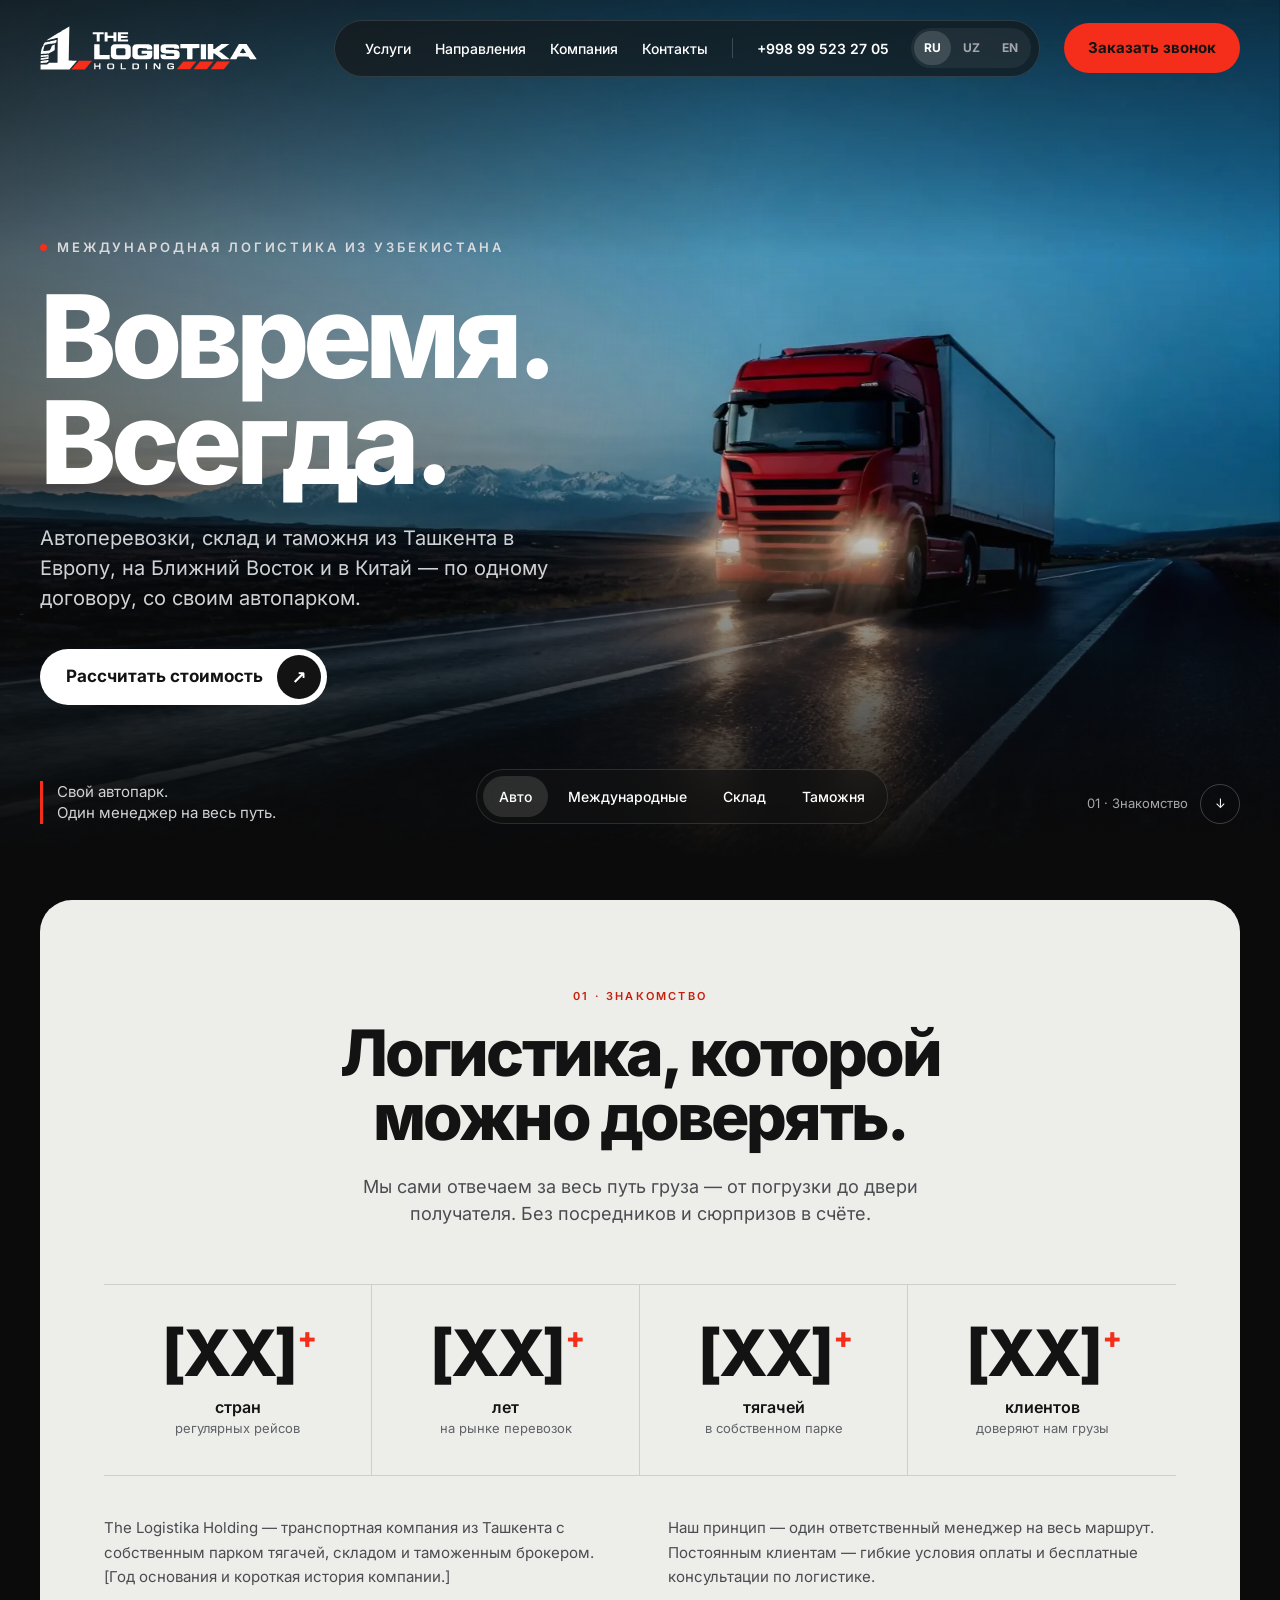
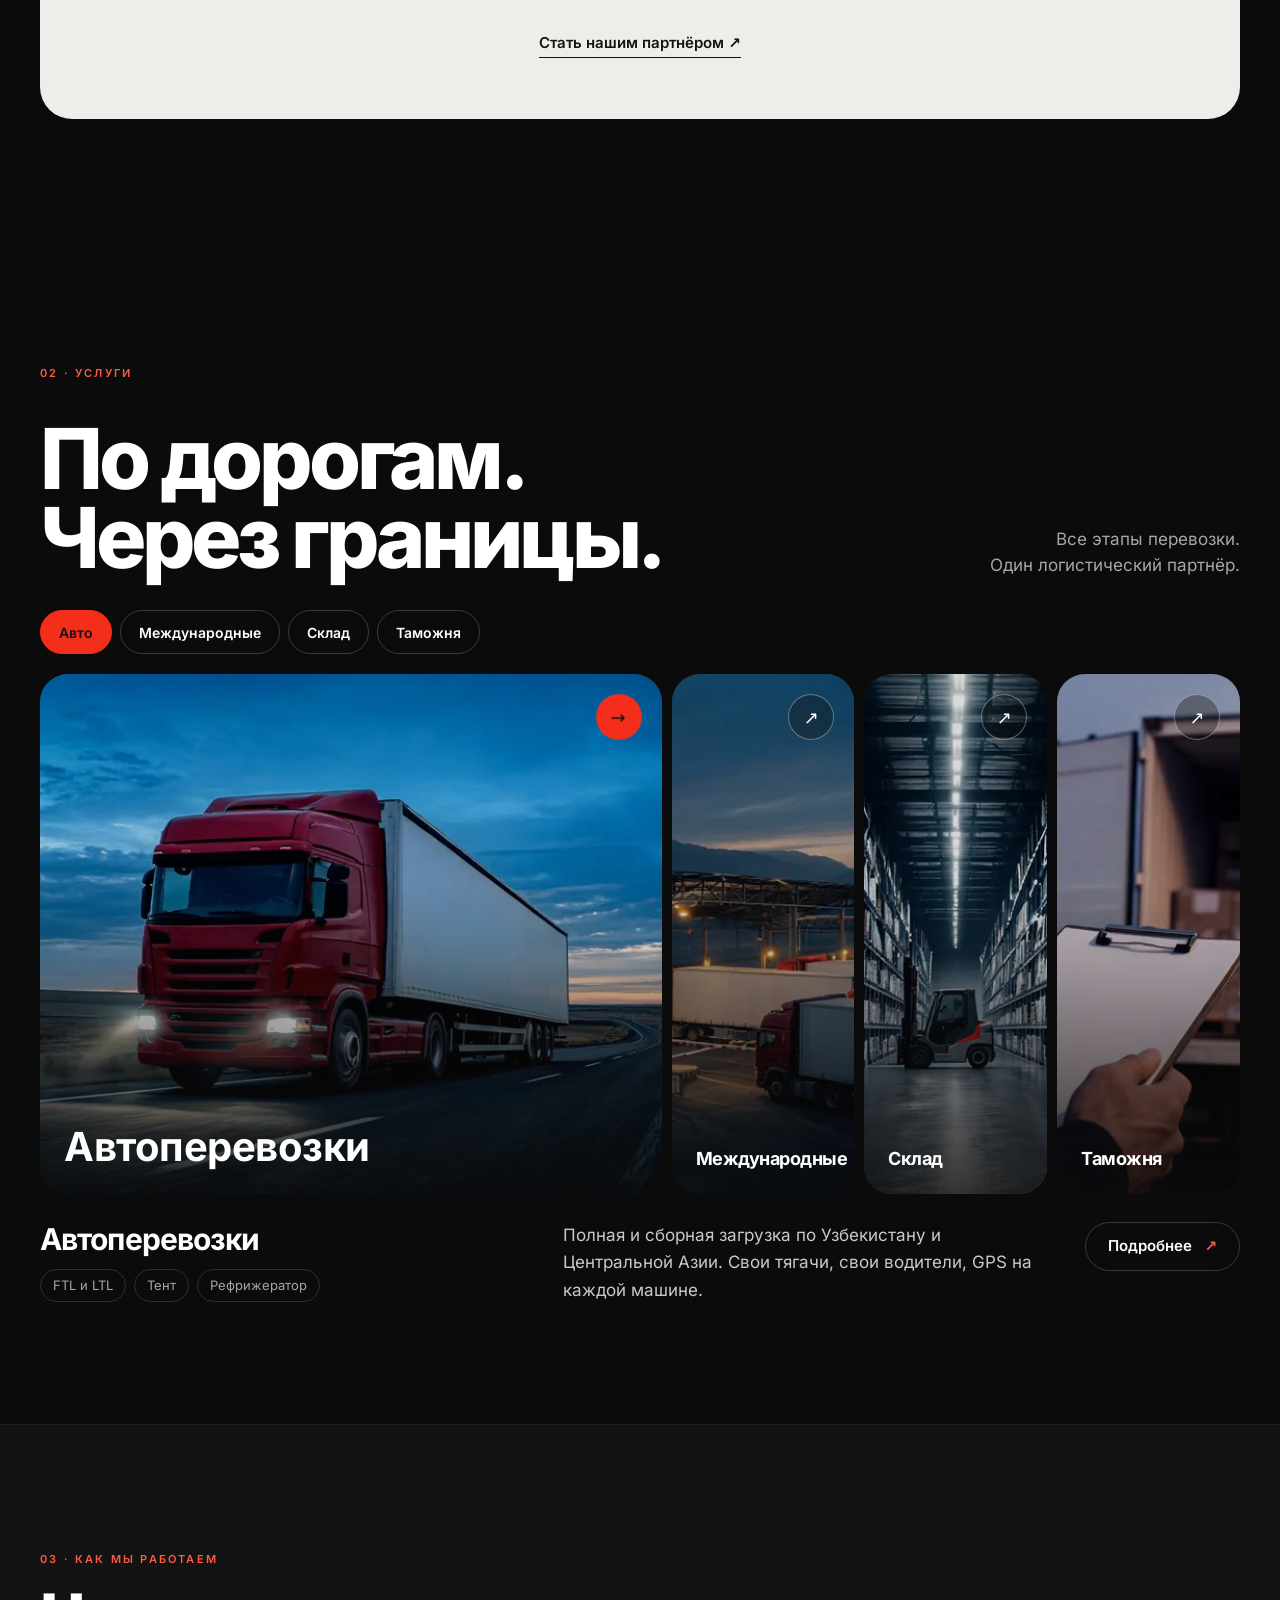
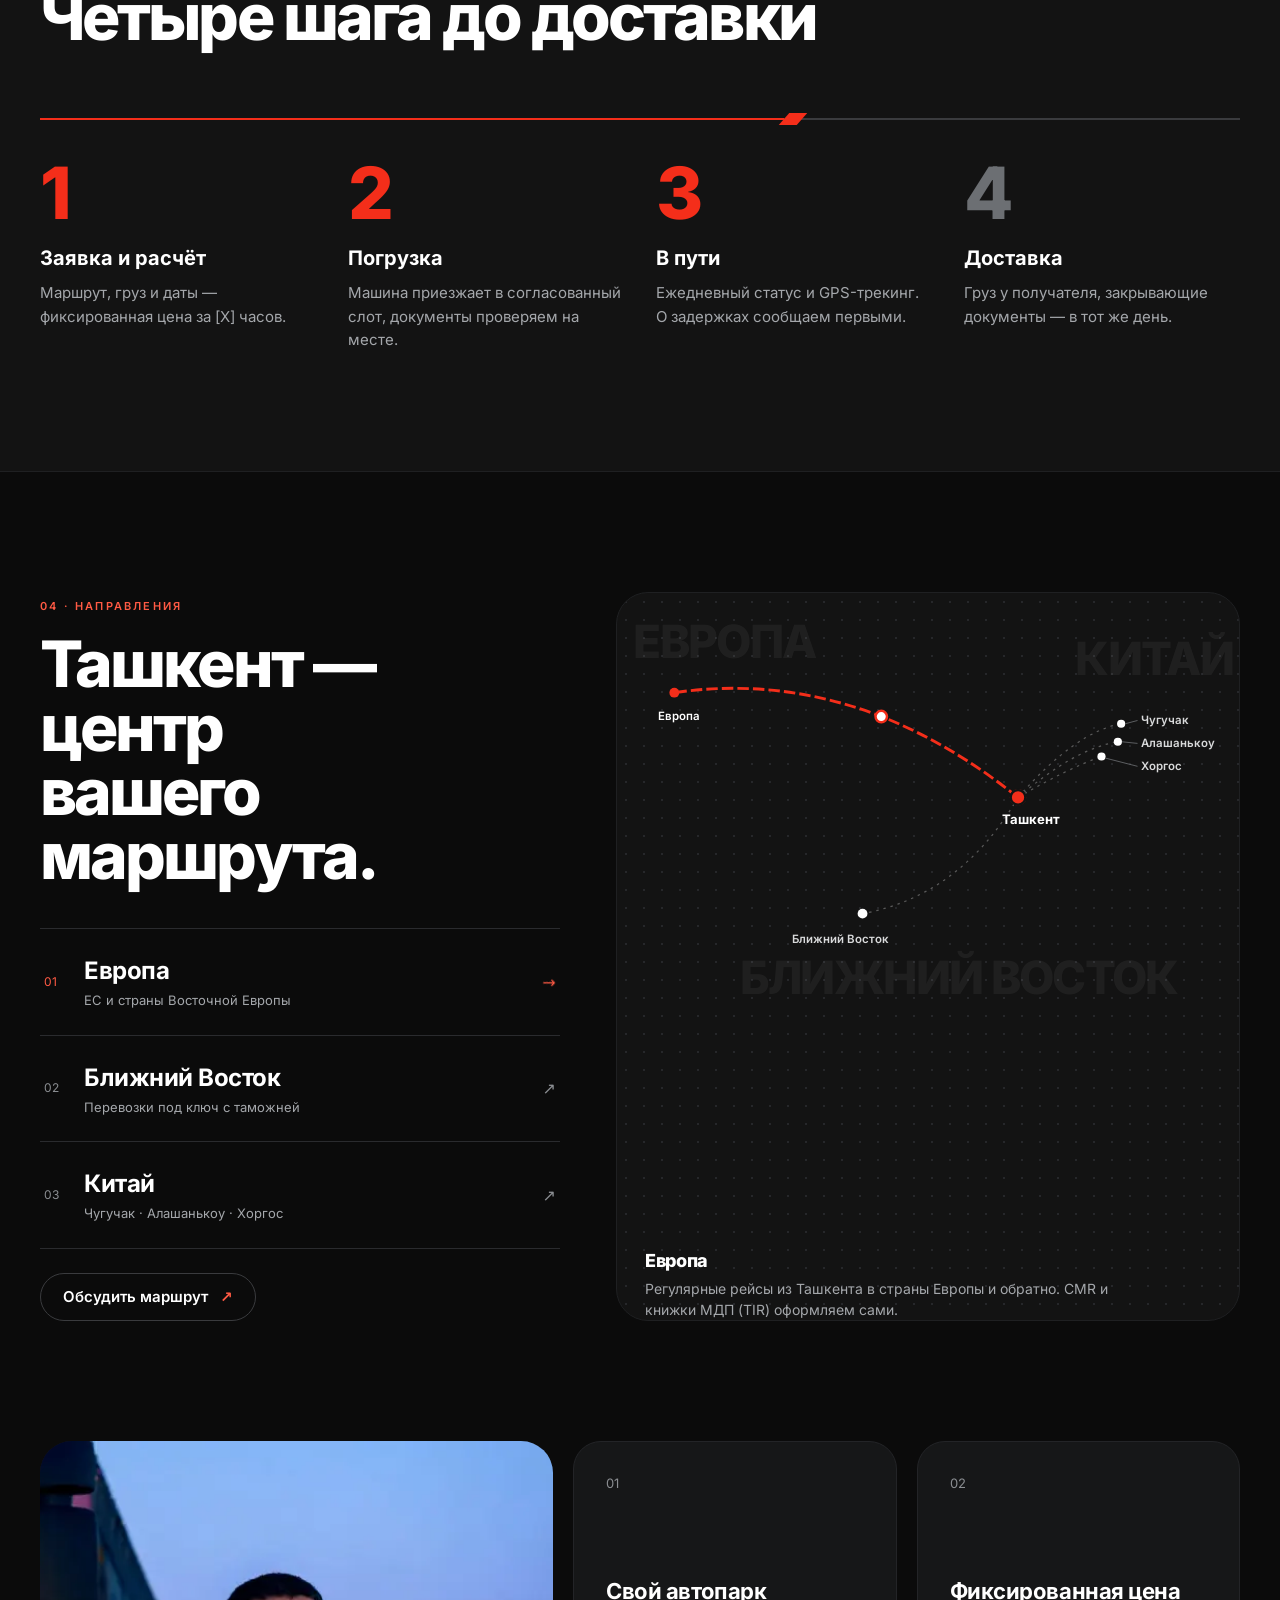
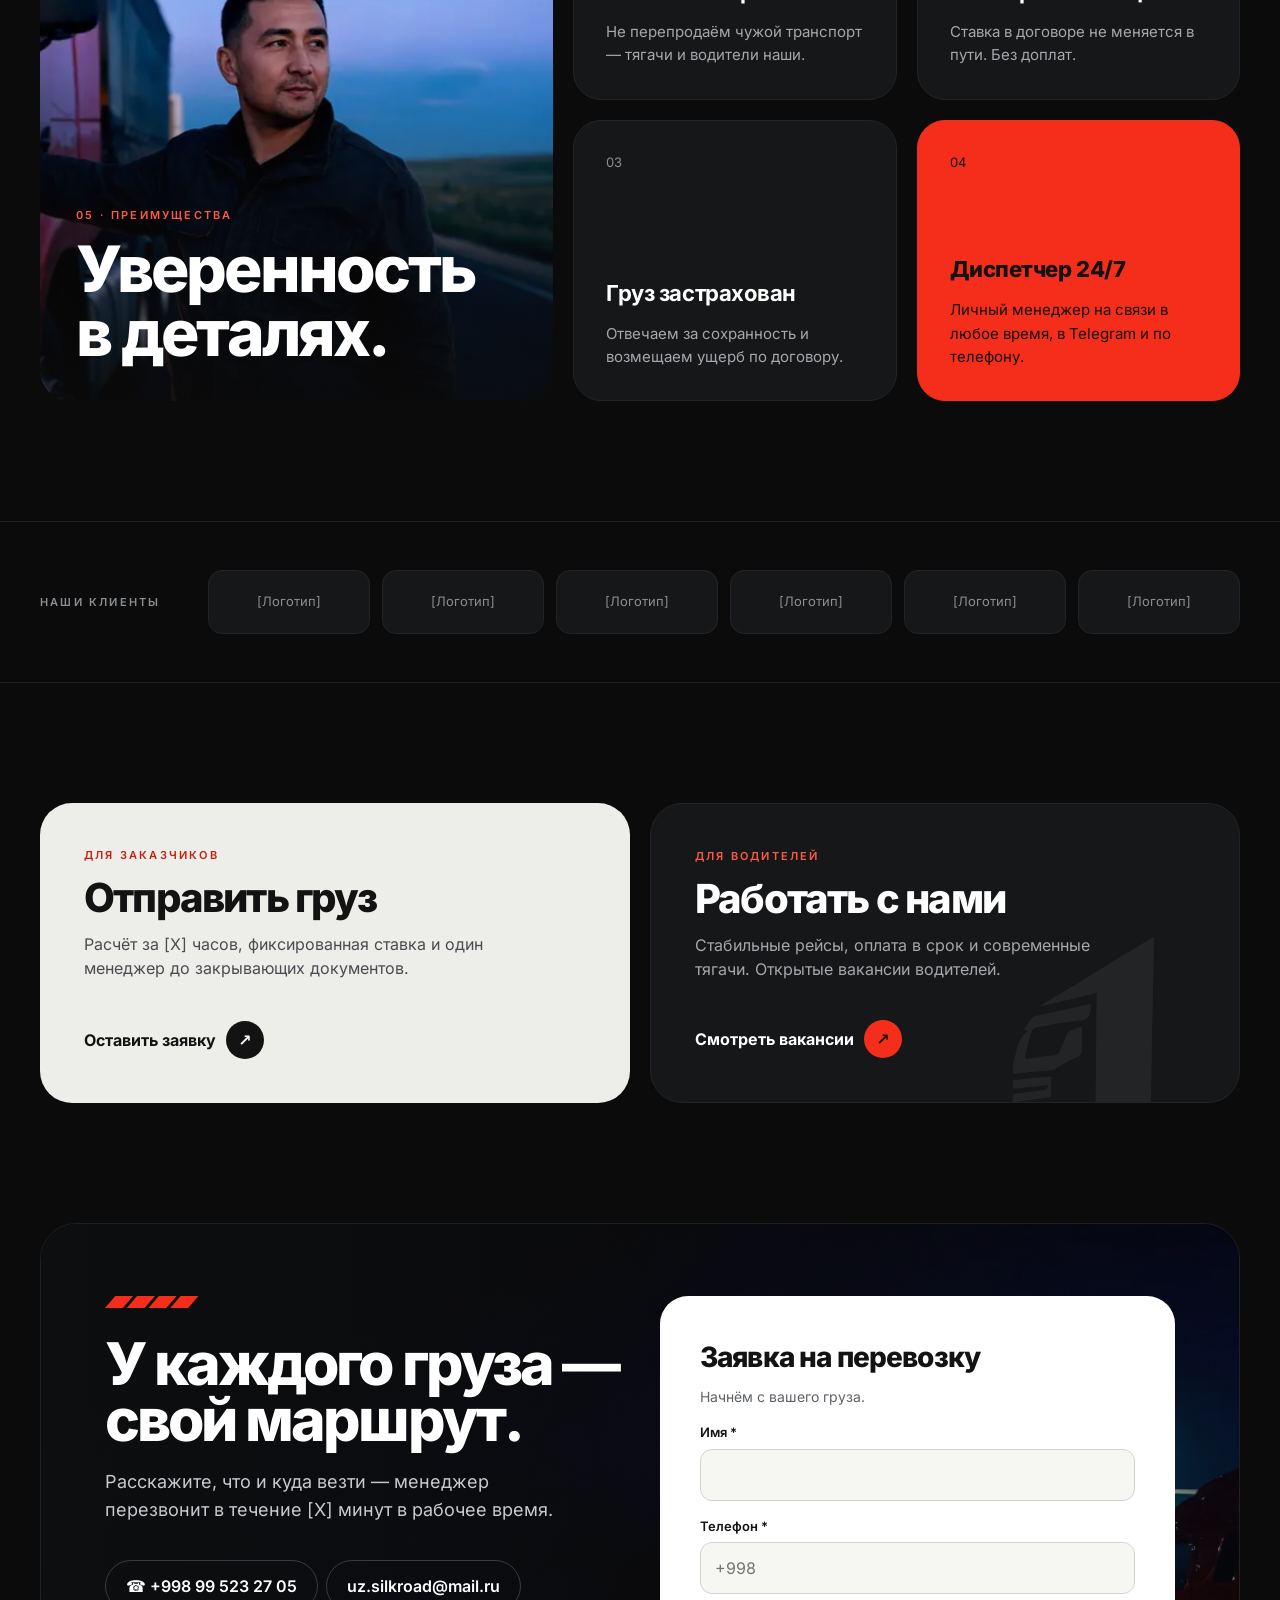
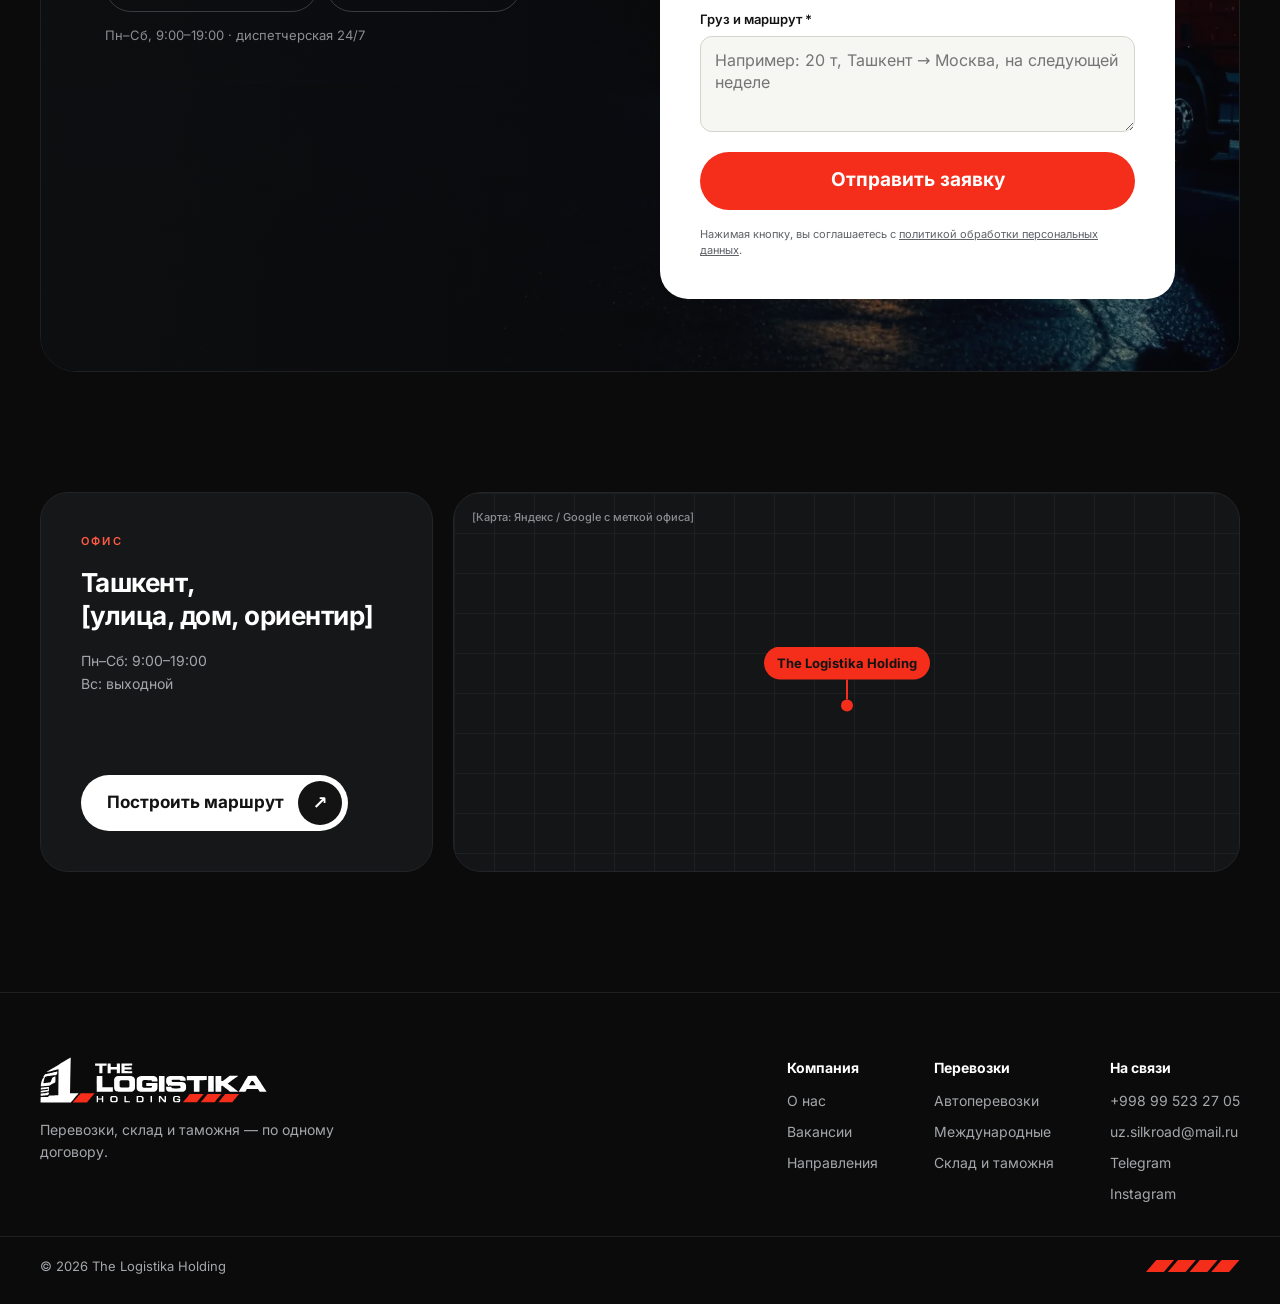
<file: index.html>
<!doctype html>
<html lang="ru" class="no-js">
<head>
  <meta charset="utf-8">
  <meta name="viewport" content="width=device-width, initial-scale=1, viewport-fit=cover">
  <title>Грузоперевозки из Ташкента в Европу, Китай и на Ближний Восток — The Logistika Holding</title>
  <meta name="description" content="The Logistika Holding — автоперевозки из Ташкента в Европу, на Ближний Восток и в Китай (Хоргос, Алашанькоу, Чугучак). Склад, таможня, свой автопарк, диспетчер 24/7. +998 99 523 27 05">
  <meta name="robots" content="index, follow, max-image-preview:large">
  <link rel="canonical" href="https://your-domain.uz/">
  <link rel="alternate" hreflang="ru" href="https://your-domain.uz/">
  <link rel="alternate" hreflang="uz" href="https://your-domain.uz/uz/">
  <link rel="alternate" hreflang="en" href="https://your-domain.uz/en/">
  <link rel="alternate" hreflang="x-default" href="https://your-domain.uz/">

  <meta name="theme-color" content="#0B0B0B">
  <meta name="color-scheme" content="dark">
  <meta name="format-detection" content="telephone=no">

  <!-- Open Graph -->
  <meta property="og:type" content="website">
  <meta property="og:site_name" content="The Logistika Holding">
  <meta property="og:locale" content="ru_RU">
  <meta property="og:url" content="https://your-domain.uz/">
  <meta property="og:title" content="The Logistika Holding — грузоперевозки из Ташкента. Вовремя. Всегда.">
  <meta property="og:description" content="Автоперевозки, склад и таможня из Ташкента по одному договору. Свой автопарк, фиксированная цена, диспетчер 24/7.">
  <meta property="og:image" content="https://your-domain.uz/assets/img/og-image.jpg">
  <meta property="og:image:width" content="1200">
  <meta property="og:image:height" content="630">
  <meta property="og:image:alt" content="The Logistika Holding — Вовремя. Всегда.">
  <!-- Twitter / X -->
  <meta name="twitter:card" content="summary_large_image">
  <meta name="twitter:title" content="The Logistika Holding — грузоперевозки из Ташкента">
  <meta name="twitter:description" content="Автоперевозки, склад и таможня по одному договору. Вовремя. Всегда.">
  <meta name="twitter:image" content="https://your-domain.uz/assets/img/og-image.jpg">

  <!-- Icons & manifest -->
  <link rel="icon" href="/assets/img/favicon.svg" type="image/svg+xml">
  <link rel="apple-touch-icon" href="/assets/img/apple-touch-icon.png">
  <link rel="manifest" href="/site.webmanifest">

  <!-- Performance -->
  <link rel="preload" as="image" href="/assets/img/photos/hero-1920.webp" imagesrcset="/assets/img/photos/hero-960.webp 960w, /assets/img/photos/hero-1920.webp 1920w" imagesizes="100vw" fetchpriority="high">
  <link rel="preload" href="/assets/fonts/inter-cyrillic-wght-normal.woff2" as="font" type="font/woff2" crossorigin>
  <link rel="stylesheet" href="/assets/css/styles.css">
  <script>document.documentElement.classList.replace('no-js','js');</script>
  <script src="/assets/js/main.js" defer></script>

  <!-- Structured data -->
  <script type="application/ld+json">
  {
    "@context": "https://schema.org",
    "@graph": [
      {
        "@type": ["Organization", "LocalBusiness"],
        "@id": "https://your-domain.uz/#organization",
        "name": "The Logistika Holding",
        "url": "https://your-domain.uz/",
        "logo": "https://your-domain.uz/assets/img/icon-512.png",
        "image": "https://your-domain.uz/assets/img/og-image.jpg",
        "description": "Автоперевозки FTL и LTL, международные перевозки, складская логистика и таможенное оформление из Ташкента.",
        "telephone": "+998995232705",
        "email": "uz.silkroad@mail.ru",
        "address": {
          "@type": "PostalAddress",
          "streetAddress": "[улица, дом]",
          "addressLocality": "Ташкент",
          "addressCountry": "UZ"
        },
        "geo": { "@type": "GeoCoordinates", "latitude": 41.2995, "longitude": 69.2401 },
        "openingHoursSpecification": [{
          "@type": "OpeningHoursSpecification",
          "dayOfWeek": ["Monday","Tuesday","Wednesday","Thursday","Friday","Saturday"],
          "opens": "09:00", "closes": "19:00"
        }],
        "areaServed": ["Узбекистан","Европа","Ближний Восток","Китай"],
        "knowsLanguage": ["ru","uz","en"],
        "sameAs": []
      },
      {
        "@type": "WebSite",
        "@id": "https://your-domain.uz/#website",
        "url": "https://your-domain.uz/",
        "name": "The Logistika Holding",
        "inLanguage": "ru",
        "publisher": { "@id": "https://your-domain.uz/#organization" }
      }
    ]
  }
  </script>
</head>
<body>
  <a class="skip-link" href="#main">Перейти к содержанию</a>

  <!-- ============ HEADER ============ -->
  <header class="site-header" data-header>
    <div class="site-header__inner">
      <a class="site-header__logo" href="#top" aria-label="The Logistika Holding — на главную">
        <img src="/assets/img/logo-reversed.svg" alt="The Logistika Holding" width="227" height="46">
      </a>

      <nav class="nav" id="site-nav" aria-label="Основное меню" data-nav>
        <ul class="nav__list">
          <li><a class="nav__link" href="#services">Услуги</a></li>
          <li><a class="nav__link" href="#routes">Направления</a></li>
          <li><a class="nav__link" href="#about">Компания</a></li>
          <li><a class="nav__link" href="#contact">Контакты</a></li>
        </ul>
        <span class="nav__divider" aria-hidden="true"></span>
        <a class="nav__phone" href="tel:+998995232705">+998 99 523 27 05</a>
        <div class="lang" role="group" aria-label="Язык сайта">
          <a class="lang__item is-active" href="/" hreflang="ru" lang="ru" data-lang="ru" aria-current="page">RU</a>
          <a class="lang__item" href="/uz/" hreflang="uz" lang="uz" data-lang="uz">UZ</a>
          <a class="lang__item" href="/en/" hreflang="en" lang="en" data-lang="en">EN</a>
        </div>
        <a class="btn btn--red nav__mobile-cta" href="#contact">Заказать звонок</a>
      </nav>

      <a class="btn btn--red site-header__cta" href="#contact">Заказать звонок</a>
      <button class="menu-toggle" type="button" aria-expanded="false" aria-controls="site-nav" data-menu-toggle>
        <span class="menu-toggle__label">Меню</span>
        <span class="menu-toggle__icon" aria-hidden="true"><i></i><i></i><i></i></span>
      </button>
    </div>
  </header>

  <main id="main">
    <!-- ============ HERO ============ -->
    <section class="hero has-photo" id="top" aria-labelledby="hero-title">
      <div class="hero__media" aria-hidden="true">
        <img class="hero__photo" src="/assets/img/photos/hero-1920.webp" srcset="/assets/img/photos/hero-960.webp 960w, /assets/img/photos/hero-1920.webp 1920w" sizes="100vw" alt="" width="1920" height="1080" fetchpriority="high" decoding="async">
        <svg class="hero__scene" viewBox="0 0 1440 860" preserveAspectRatio="xMidYMid slice">
          <defs><filter id="glow" x="-50%" y="-50%" width="200%" height="200%"><feGaussianBlur stdDeviation="14"/></filter></defs>
          <rect y="0" width="1440" height="470" fill="#2B2F35" opacity=".35"/>
          <path d="M0,470 L260,430 L420,452 L610,410 L760,440 L930,405 L1120,446 L1300,418 L1440,440 L1440,500 L0,500 Z" fill="#17191C"/>
          <polygon points="880,470 940,470 1440,860 330,860" fill="#141517"/>
          <polygon points="906,470 914,470 980,860 850,860" fill="#2C2F33" opacity=".7"/>
          <g class="hero__lanes" fill="#EDEDEA" opacity=".55">
            <polygon points="909,500 911,500 913,520 907,520"/><polygon points="912,560 916,560 920,600 910,600"/><polygon points="918,650 926,650 934,720 916,720"/><polygon points="930,780 944,780 956,860 930,860"/>
          </g>
          <g class="hero__lights">
            <circle cx="895" cy="476" r="16" fill="#F6E7C8" opacity=".55" filter="url(#glow)"/>
            <circle cx="925" cy="476" r="16" fill="#F6E7C8" opacity=".55" filter="url(#glow)"/>
            <circle cx="895" cy="476" r="3" fill="#FFF6E6"/><circle cx="925" cy="476" r="3" fill="#FFF6E6"/>
          </g>
        </svg>
        <div class="hero__shade"></div>
      </div>

      <div class="container hero__content">
        <p class="eyebrow hero__eyebrow" data-hero-in><span class="dot" aria-hidden="true"></span>Международная логистика из Узбекистана</p>
        <h1 class="hero__title" id="hero-title"><span class="line" data-hero-in>Вовремя.</span> <span class="line" data-hero-in>Всегда.</span></h1>
        <p class="hero__lead" data-hero-in>Автоперевозки, склад и таможня из Ташкента в Европу, на Ближний Восток и в Китай — по одному договору, со своим автопарком.</p>
        <div class="hero__actions" data-hero-in>
          <a class="btn-pill btn-pill--light" href="#contact">Рассчитать стоимость <span class="btn-pill__icon" aria-hidden="true">↗</span></a>
        </div>
      </div>

      <div class="container hero__bottom" data-hero-in>
        <p class="hero__note">Свой автопарк.<br>Один менеджер на весь путь.</p>
        <ul class="hero__modes" aria-label="Виды услуг">
          <li><a class="is-active" href="#services" data-service-link="0">Авто</a></li>
          <li><a href="#services" data-service-link="1">Международные</a></li>
          <li><a href="#services" data-service-link="2">Склад</a></li>
          <li><a href="#services" data-service-link="3">Таможня</a></li>
        </ul>
        <a class="hero__scroll" href="#about">01 · Знакомство <span aria-hidden="true">↓</span></a>
      </div>
    </section>

    <!-- ============ 01 ABOUT ============ -->
    <section class="section about" id="about" aria-labelledby="about-title">
      <div class="about__panel" data-reveal>
        <p class="eyebrow eyebrow--dark eyebrow--center">01 · Знакомство</p>
        <h2 class="h2 about__title" id="about-title">Логистика, которой<br>можно доверять.</h2>
        <p class="about__lead">Мы сами отвечаем за весь путь груза — от погрузки до двери получателя. Без посредников и сюрпризов в счёте.</p>
        <dl class="stats">
          <div class="stats__item" data-reveal><dt class="visually-hidden">Страны</dt><dd><span class="stats__num"><span data-count="">[XX]</span><sup>+</sup></span><span class="stats__label">стран</span><span class="stats__sub">регулярных рейсов</span></dd></div>
          <div class="stats__item" data-reveal><dt class="visually-hidden">Опыт</dt><dd><span class="stats__num"><span data-count="">[XX]</span><sup>+</sup></span><span class="stats__label">лет</span><span class="stats__sub">на рынке перевозок</span></dd></div>
          <div class="stats__item" data-reveal><dt class="visually-hidden">Автопарк</dt><dd><span class="stats__num"><span data-count="">[XX]</span><sup>+</sup></span><span class="stats__label">тягачей</span><span class="stats__sub">в собственном парке</span></dd></div>
          <div class="stats__item" data-reveal><dt class="visually-hidden">Клиенты</dt><dd><span class="stats__num"><span data-count="">[XX]</span><sup>+</sup></span><span class="stats__label">клиентов</span><span class="stats__sub">доверяют нам грузы</span></dd></div>
        </dl>
        <div class="about__text">
          <p>The Logistika Holding — транспортная компания из Ташкента с собственным парком тягачей, складом и таможенным брокером. [Год основания и короткая история компании.]</p>
          <p>Наш принцип — один ответственный менеджер на весь маршрут. Постоянным клиентам — гибкие условия оплаты и бесплатные консультации по логистике.</p>
        </div>
        <p class="about__link"><a href="#split">Стать нашим партнёром ↗</a></p>
      </div>
    </section>

    <!-- ============ 02 SERVICES ============ -->
    <section class="section container services" id="services" aria-labelledby="services-title">
      <p class="eyebrow" data-reveal>02 · Услуги</p>
      <div class="section-head" data-reveal>
        <h2 class="h2 h2--xl" id="services-title">По дорогам.<br>Через границы.</h2>
        <p class="section-head__aside">Все этапы перевозки.<br>Один логистический партнёр.</p>
      </div>

      <div class="tabs" role="tablist" aria-label="Услуги" data-reveal>
        <button class="tab is-active" type="button" role="tab" id="tab-0" aria-selected="true" aria-controls="panel-0" data-tab="0">Авто</button>
        <button class="tab" type="button" role="tab" id="tab-1" aria-selected="false" aria-controls="panel-1" tabindex="-1" data-tab="1">Международные</button>
        <button class="tab" type="button" role="tab" id="tab-2" aria-selected="false" aria-controls="panel-2" tabindex="-1" data-tab="2">Склад</button>
        <button class="tab" type="button" role="tab" id="tab-3" aria-selected="false" aria-controls="panel-3" tabindex="-1" data-tab="3">Таможня</button>
      </div>

      <div class="cards" aria-hidden="true" data-reveal>
        <div class="card is-active" data-card="0" style="--bg: radial-gradient(ellipse at 60% 35%, #3B4046 0%, #1C1E21 55%, #0E0F10 100%)">
          <img class="card__img" src="/assets/img/photos/road-1920.webp" srcset="/assets/img/photos/road-960.webp 960w, /assets/img/photos/road-1920.webp 1920w" sizes="(min-width: 960px) 60vw, 100vw" alt="Красный тягач с белым полуприцепом на трассе в сумерках" width="1920" height="1080" loading="lazy" decoding="async">
          <span class="card__dot">↗</span>
          <span class="card__label"><span class="card__full">Автоперевозки</span><span class="card__short">Авто</span></span>
        </div>
        <div class="card" data-card="1" style="--bg: radial-gradient(ellipse at 45% 30%, #3A3B42 0%, #1C1C21 55%, #0E0E10 100%)">
          <img class="card__img" src="/assets/img/photos/border-1920.webp" srcset="/assets/img/photos/border-960.webp 960w, /assets/img/photos/border-1920.webp 1920w" sizes="(min-width: 960px) 60vw, 100vw" alt="Колонна грузовиков на погранпереходе у подножия гор" width="1920" height="1080" loading="lazy" decoding="async">
          <span class="card__dot">↗</span>
          <span class="card__label"><span class="card__full">Международные перевозки</span><span class="card__short">Международные</span></span>
        </div>
        <div class="card" data-card="2" style="--bg: radial-gradient(ellipse at 50% 40%, #3A3D3C 0%, #1B1D1C 55%, #0E0F0F 100%)">
          <img class="card__img" src="/assets/img/photos/warehouse-1920.webp" srcset="/assets/img/photos/warehouse-960.webp 960w, /assets/img/photos/warehouse-1920.webp 1920w" sizes="(min-width: 960px) 60vw, 100vw" alt="Стеллажи складского комплекса и погрузчик" width="1920" height="1080" loading="lazy" decoding="async">
          <span class="card__dot">↗</span>
          <span class="card__label"><span class="card__full">Складская логистика</span><span class="card__short">Склад</span></span>
        </div>
        <div class="card" data-card="3" style="--bg: radial-gradient(ellipse at 55% 35%, #403B3A 0%, #1E1C1B 55%, #100E0E 100%)">
          <img class="card__img" src="/assets/img/photos/customs-1920.webp" srcset="/assets/img/photos/customs-960.webp 960w, /assets/img/photos/customs-1920.webp 1920w" sizes="(min-width: 960px) 60vw, 100vw" alt="Таможенный брокер с документами у открытого полуприцепа" width="1920" height="1080" loading="lazy" decoding="async">
          <span class="card__dot">↗</span>
          <span class="card__label"><span class="card__full">Таможенное оформление</span><span class="card__short">Таможня</span></span>
        </div>
      </div>

      <div class="service-panels">
        <article class="service-panel is-active" role="tabpanel" id="panel-0" aria-labelledby="tab-0">
          <div class="service-panel__head"><h3 class="h3">Автоперевозки</h3><ul class="chips"><li>FTL и LTL</li><li>Тент</li><li>Рефрижератор</li></ul></div>
          <p>Полная и сборная загрузка по Узбекистану и Центральной Азии. Свои тягачи, свои водители, GPS на каждой машине.</p>
          <a class="btn-outline" href="#contact">Подробнее <span aria-hidden="true">↗</span></a>
        </article>
        <article class="service-panel" role="tabpanel" id="panel-1" aria-labelledby="tab-1" hidden>
          <div class="service-panel__head"><h3 class="h3">Международные перевозки</h3><ul class="chips"><li>Европа</li><li>Ближний Восток</li><li>Китай</li></ul></div>
          <p>Регулярные маршруты из Ташкента в Европу, на Ближний Восток и в Китай — через погранпереходы Чугучак, Алашанькоу и Хоргос. Книжки МДП (TIR) и CMR оформляем сами.</p>
          <a class="btn-outline" href="#contact">Подробнее <span aria-hidden="true">↗</span></a>
        </article>
        <article class="service-panel" role="tabpanel" id="panel-2" aria-labelledby="tab-2" hidden>
          <div class="service-panel__head"><h3 class="h3">Складская логистика</h3><ul class="chips"><li>Хранение</li><li>Кросс-докинг</li><li>Комплектация</li></ul></div>
          <p>Склад в Ташкенте: хранение, кросс-докинг, комплектация и упаковка. Остатки видны онлайн.</p>
          <a class="btn-outline" href="#contact">Подробнее <span aria-hidden="true">↗</span></a>
        </article>
        <article class="service-panel" role="tabpanel" id="panel-3" aria-labelledby="tab-3" hidden>
          <div class="service-panel__head"><h3 class="h3">Таможенное оформление</h3><ul class="chips"><li>Декларации</li><li>Сертификаты</li><li>Брокер</li></ul></div>
          <p>Декларирование, сертификация и брокер на границе — груз не простаивает, документы готовы заранее.</p>
          <a class="btn-outline" href="#contact">Подробнее <span aria-hidden="true">↗</span></a>
        </article>
      </div>
    </section>

    <!-- ============ 03 PROCESS ============ -->
    <section class="process" aria-labelledby="process-title">
      <div class="container section">
        <p class="eyebrow" data-reveal>03 · Как мы работаем</p>
        <h2 class="h2" id="process-title" data-reveal>Четыре шага до доставки</h2>
        <div class="process__track" aria-hidden="true" data-reveal><span class="process__fill"></span><span class="process__marker"></span></div>
        <ol class="steps">
          <li class="step" data-reveal><span class="step__num">1</span><h3 class="step__title">Заявка и расчёт</h3><p>Маршрут, груз и даты — фиксированная цена за [X] часов.</p></li>
          <li class="step" data-reveal><span class="step__num">2</span><h3 class="step__title">Погрузка</h3><p>Машина приезжает в согласованный слот, документы проверяем на месте.</p></li>
          <li class="step" data-reveal><span class="step__num">3</span><h3 class="step__title">В пути</h3><p>Ежедневный статус и GPS-трекинг. О задержках сообщаем первыми.</p></li>
          <li class="step step--last" data-reveal><span class="step__num">4</span><h3 class="step__title">Доставка</h3><p>Груз у получателя, закрывающие документы — в тот же день.</p></li>
        </ol>
      </div>
    </section>

    <!-- ============ 04 ROUTES ============ -->
    <section class="section container routes" id="routes" aria-labelledby="routes-title">
      <div class="routes__list">
        <p class="eyebrow" data-reveal>04 · Направления</p>
        <h2 class="h2" id="routes-title" data-reveal>Ташкент — центр<br>вашего маршрута.</h2>
        <div class="route-rows" role="tablist" aria-label="Направления на карте" data-route-list>
          <button class="route-row is-active" type="button" role="tab" aria-selected="true" aria-controls="route-info" data-route="eu" data-title="Европа" data-text="Регулярные рейсы из Ташкента в страны Европы и обратно. CMR и книжки МДП (TIR) оформляем сами." data-reveal>
            <span class="route-row__n">01</span>
            <span class="route-row__body"><span class="route-row__name">Европа</span><span class="route-row__sub">ЕС и страны Восточной Европы</span></span>
            <span class="route-row__arrow" aria-hidden="true">↗</span>
          </button>
          <button class="route-row" type="button" role="tab" aria-selected="false" aria-controls="route-info" tabindex="-1" data-route="me" data-title="Ближний Восток" data-text="Перевозки в страны Ближнего Востока и обратно — под ключ, с таможенным оформлением." data-reveal>
            <span class="route-row__n">02</span>
            <span class="route-row__body"><span class="route-row__name">Ближний Восток</span><span class="route-row__sub">Перевозки под ключ с таможней</span></span>
            <span class="route-row__arrow" aria-hidden="true">↗</span>
          </button>
          <button class="route-row" type="button" role="tab" aria-selected="false" aria-controls="route-info" tabindex="-1" data-route="cn" data-title="Китай — Чугучак, Алашанькоу, Хоргос" data-text="Через погранпереходы Чугучак, Алашанькоу и Хоргос: консолидация и прямые рейсы из Китая в Узбекистан." data-reveal>
            <span class="route-row__n">03</span>
            <span class="route-row__body"><span class="route-row__name">Китай</span><span class="route-row__sub">Чугучак · Алашанькоу · Хоргос</span></span>
            <span class="route-row__arrow" aria-hidden="true">↗</span>
          </button>
        </div>
        <a class="btn-outline routes__cta" href="#contact" data-reveal>Обсудить маршрут <span aria-hidden="true">↗</span></a>
      </div>

      <figure class="map" data-reveal data-map>
        <svg class="map__svg" viewBox="0 0 760 520" role="img" aria-labelledby="map-title">
          <title id="map-title">Карта направлений из Ташкента: Европа, Ближний Восток и Китай через погранпереходы Чугучак, Алашанькоу и Хоргос</title>
          <g class="map__regions" font-family="Inter, Arial, sans-serif" font-weight="800" fill="#FFFFFF" opacity=".05" font-size="56" letter-spacing="-2">
            <text x="20" y="70">ЕВРОПА</text><text x="150" y="480">БЛИЖНИЙ ВОСТОК</text><text x="560" y="90">КИТАЙ</text>
          </g>
          <!-- routes: one group per region -->
          <g class="map__route" data-route-path="eu">
            <path class="map__line" d="M490,240 Q290,80 70,112"/>
          </g>
          <g class="map__route" data-route-path="me">
            <path class="map__line" d="M490,240 Q420,360 300,382"/>
          </g>
          <g class="map__route" data-route-path="cn">
            <path class="map__line" d="M490,240 Q560,160 616,150"/>
            <path class="map__line" d="M490,240 Q560,180 612,172"/>
            <path class="map__line" d="M490,240 Q550,205 592,190"/>
          </g>
          <!-- points -->
          <g font-family="Inter, Arial, sans-serif" font-size="14" font-weight="600" fill="#D9DADB">
            <g class="map__point" data-route-point="eu"><circle cx="70" cy="112" r="6"/><text x="50" y="146">Европа</text></g>
            <g class="map__point" data-route-point="me"><circle cx="300" cy="382" r="6"/><text x="214" y="418">Ближний Восток</text></g>
            <g class="map__point" data-route-point="cn">
              <circle cx="616" cy="150" r="5"/><circle cx="612" cy="172" r="5"/><circle cx="592" cy="190" r="5"/>
              <g class="map__detail">
                <line x1="621" y1="150" x2="636" y2="146" stroke="#6C6F73"/><text x="640" y="150">Чугучак</text>
                <line x1="617" y1="172" x2="636" y2="174" stroke="#6C6F73"/><text x="640" y="178">Алашанькоу</text>
                <line x1="597" y1="192" x2="636" y2="202" stroke="#6C6F73"/><text x="640" y="206">Хоргос</text>
              </g>
              <text class="map__compact" x="590" y="132">Китай</text>
            </g>
          </g>
          <circle class="map__pulse" cx="490" cy="240" r="10" fill="#F42E1A"/>
          <circle cx="490" cy="240" r="9" fill="#F42E1A" stroke="#131313" stroke-width="3"/>
          <text class="map__hub" x="470" y="272" font-family="Inter, Arial, sans-serif" font-size="16" font-weight="700" fill="#FFFFFF">Ташкент</text>
          <circle class="map__truck" r="7" fill="#FFFFFF" stroke="#F42E1A" stroke-width="3" cx="490" cy="240" data-map-truck/>
        </svg>

        <div class="map__info" id="route-info" role="tabpanel" aria-live="polite" data-route-info>
          <p class="map__info-title" data-route-title>Европа</p>
          <p class="map__info-text" data-route-text>Регулярные рейсы из Ташкента в страны Европы и обратно. CMR и книжки МДП (TIR) оформляем сами.</p>
        </div>

      </figure>
    </section>

    <!-- ============ 05 WHY ============ -->
    <section class="section container why" aria-labelledby="why-title">
      <div class="why__photo" data-reveal>
        <img class="why__img" src="/assets/img/photos/driver-1920.webp" srcset="/assets/img/photos/driver-960.webp 960w, /assets/img/photos/driver-1920.webp 1920w" sizes="(min-width: 960px) 40vw, 100vw" alt="Водитель The Logistika Holding у красного тягача" width="1920" height="1080" loading="lazy" decoding="async">
        <div class="why__caption">
          <p class="eyebrow">05 · Преимущества</p>
          <h2 class="h2" id="why-title">Уверенность<br>в деталях.</h2>
        </div>
      </div>
      <ul class="why__grid">
        <li class="feature" data-reveal><span class="feature__n">01</span><h3 class="feature__title">Свой автопарк</h3><p>Не перепродаём чужой транспорт — тягачи и водители наши.</p></li>
        <li class="feature" data-reveal><span class="feature__n">02</span><h3 class="feature__title">Фиксированная цена</h3><p>Ставка в договоре не меняется в пути. Без доплат.</p></li>
        <li class="feature" data-reveal><span class="feature__n">03</span><h3 class="feature__title">Груз застрахован</h3><p>Отвечаем за сохранность и возмещаем ущерб по договору.</p></li>
        <li class="feature feature--red" data-reveal><span class="feature__n">04</span><h3 class="feature__title">Диспетчер 24/7</h3><p>Личный менеджер на связи в любое время, в Telegram и по телефону.</p></li>
      </ul>
    </section>

    <!-- ============ CLIENTS ============ -->
    <section class="clients" aria-labelledby="clients-title">
      <div class="container clients__inner">
        <h2 class="eyebrow eyebrow--muted" id="clients-title">Наши клиенты</h2>
        <ul class="clients__logos">
          <li data-reveal>[Логотип]</li><li data-reveal>[Логотип]</li><li data-reveal>[Логотип]</li>
          <li data-reveal>[Логотип]</li><li data-reveal>[Логотип]</li><li data-reveal>[Логотип]</li>
        </ul>
      </div>
    </section>

    <!-- ============ SPLIT ============ -->
    <section class="section container split" id="split" aria-label="Для заказчиков и водителей">
      <a class="split__card split__card--light" href="#contact" data-reveal>
        <span class="eyebrow eyebrow--dark">Для заказчиков</span>
        <span class="split__title">Отправить груз</span>
        <span class="split__text">Расчёт за [X] часов, фиксированная ставка и один менеджер до закрывающих документов.</span>
        <span class="split__cta">Оставить заявку <span class="split__icon" aria-hidden="true">↗</span></span>
      </a>
      <a class="split__card split__card--dark" href="#contact" data-reveal>
        <img class="split__symbol" src="/assets/img/symbol-white.svg" alt="" width="260" height="218" loading="lazy">
        <span class="eyebrow">Для водителей</span>
        <span class="split__title">Работать с нами</span>
        <span class="split__text">Стабильные рейсы, оплата в срок и современные тягачи. Открытые вакансии водителей.</span>
        <span class="split__cta">Смотреть вакансии <span class="split__icon split__icon--red" aria-hidden="true">↗</span></span>
      </a>
    </section>

    <!-- ============ CONTACT ============ -->
    <section class="container contact" id="contact" aria-labelledby="contact-title">
      <div class="contact__box" data-reveal>
        <img class="contact__bg" src="/assets/img/photos/dock-1920.webp" srcset="/assets/img/photos/dock-960.webp 960w, /assets/img/photos/dock-1920.webp 1920w" sizes="100vw" alt="" width="1920" height="1080" loading="lazy" decoding="async">
        <span class="contact__shade" aria-hidden="true"></span>
        <div class="contact__intro">
          <svg class="stripes" width="94" height="12" viewBox="0 0 95 12" aria-hidden="true"><polygon points="10.4,0 28.4,0 18,12 0,12"/><polygon points="32.4,0 50.4,0 40,12 22,12"/><polygon points="54.4,0 72.4,0 62,12 44,12"/><polygon points="76.4,0 94.4,0 84,12 66,12"/></svg>
          <h2 class="h2 h2--xl" id="contact-title">У каждого груза&nbsp;—<br>свой маршрут.</h2>
          <p class="contact__lead">Расскажите, что и куда везти — менеджер перезвонит в течение [X] минут в рабочее время.</p>
          <div class="contact__pills">
            <a class="pill-link" href="tel:+998995232705">☎ +998 99 523 27 05</a>
            <a class="pill-link" href="mailto:uz.silkroad@mail.ru">uz.silkroad@mail.ru</a>
          </div>
          <p class="contact__hours">Пн–Сб, 9:00–19:00 · диспетчерская 24/7</p>
        </div>

        <form class="quote" data-quote-form novalidate>
          <h3 class="quote__title">Заявка на перевозку</h3>
          <p class="quote__sub">Начнём с вашего груза.</p>
          <div class="field">
            <label for="q-name">Имя *</label>
            <input id="q-name" name="name" type="text" autocomplete="name" required>
            <span class="field__err">Укажите имя</span>
          </div>
          <div class="field">
            <label for="q-phone">Телефон *</label>
            <input id="q-phone" name="phone" type="tel" inputmode="tel" autocomplete="tel" placeholder="+998" required pattern="[+0-9 ()\-]{9,}">
            <span class="field__err">Укажите номер телефона</span>
          </div>
          <div class="field">
            <label for="q-cargo">Груз и маршрут *</label>
            <textarea id="q-cargo" name="cargo" rows="3" placeholder="Например: 20 т, Ташкент → Москва, на следующей неделе" required></textarea>
            <span class="field__err">Опишите груз и маршрут</span>
          </div>
          <!-- honeypot (anti-spam) -->
          <div class="visually-hidden" aria-hidden="true"><label for="q-web">Оставьте пустым</label><input id="q-web" name="website" type="text" tabindex="-1" autocomplete="off"></div>
          <button class="quote__submit" type="submit"><span>Отправить заявку</span></button>
          <p class="quote__legal">Нажимая кнопку, вы соглашаетесь с <a href="#">политикой обработки персональных данных</a>.</p>
          <div class="quote__success" role="status" aria-live="polite" hidden>
            <strong>Спасибо! Заявка отправлена.</strong>
            <span>Менеджер свяжется с вами в ближайшее время.</span>
          </div>
        </form>
      </div>
    </section>

    <!-- ============ OFFICE ============ -->
    <section class="section container office" aria-labelledby="office-title">
      <div class="office__card" data-reveal>
        <p class="eyebrow">Офис</p>
        <h2 class="office__addr" id="office-title">Ташкент,<br>[улица, дом, ориентир]</h2>
        <p class="office__hours">Пн–Сб: 9:00–19:00<br>Вс: выходной</p>
        <a class="btn-pill btn-pill--light office__btn" href="https://yandex.uz/maps/?text=Ташкент" target="_blank" rel="noopener">Построить маршрут <span class="btn-pill__icon" aria-hidden="true">↗</span></a>
      </div>
      <div class="office__map" data-reveal>
        <span class="ph-note">[Карта: Яндекс / Google с меткой офиса]</span>
        <div class="pin" aria-hidden="true"><span class="pin__label">The Logistika Holding</span><span class="pin__stem"></span><span class="pin__dot"></span></div>
      </div>
    </section>
  </main>

  <!-- ============ FOOTER ============ -->
  <footer class="footer">
    <div class="container footer__top">
      <div class="footer__brand">
        <img src="/assets/img/logo-reversed.svg" alt="The Logistika Holding" width="227" height="46" loading="lazy">
        <p>Перевозки, склад и таможня — по одному договору.</p>
      </div>
      <nav class="footer__cols" aria-label="Ссылки в подвале">
        <div><h2 class="footer__h">Компания</h2><a href="#about">О нас</a><a href="#split">Вакансии</a><a href="#routes">Направления</a></div>
        <div><h2 class="footer__h">Перевозки</h2><a href="#services">Автоперевозки</a><a href="#services">Международные</a><a href="#services">Склад и таможня</a></div>
        <div><h2 class="footer__h">На связи</h2><a href="tel:+998995232705">+998 99 523 27 05</a><a href="mailto:uz.silkroad@mail.ru">uz.silkroad@mail.ru</a><a href="#">Telegram</a><a href="#">Instagram</a></div>
      </nav>
    </div>
    <div class="container footer__bottom">
      <span>© <span data-year>2026</span> The Logistika Holding</span>
      <svg class="stripes" width="94" height="12" viewBox="0 0 95 12" aria-hidden="true"><polygon points="10.4,0 28.4,0 18,12 0,12"/><polygon points="32.4,0 50.4,0 40,12 22,12"/><polygon points="54.4,0 72.4,0 62,12 44,12"/><polygon points="76.4,0 94.4,0 84,12 66,12"/></svg>
    </div>
  </footer>
</body>
</html>
</file>
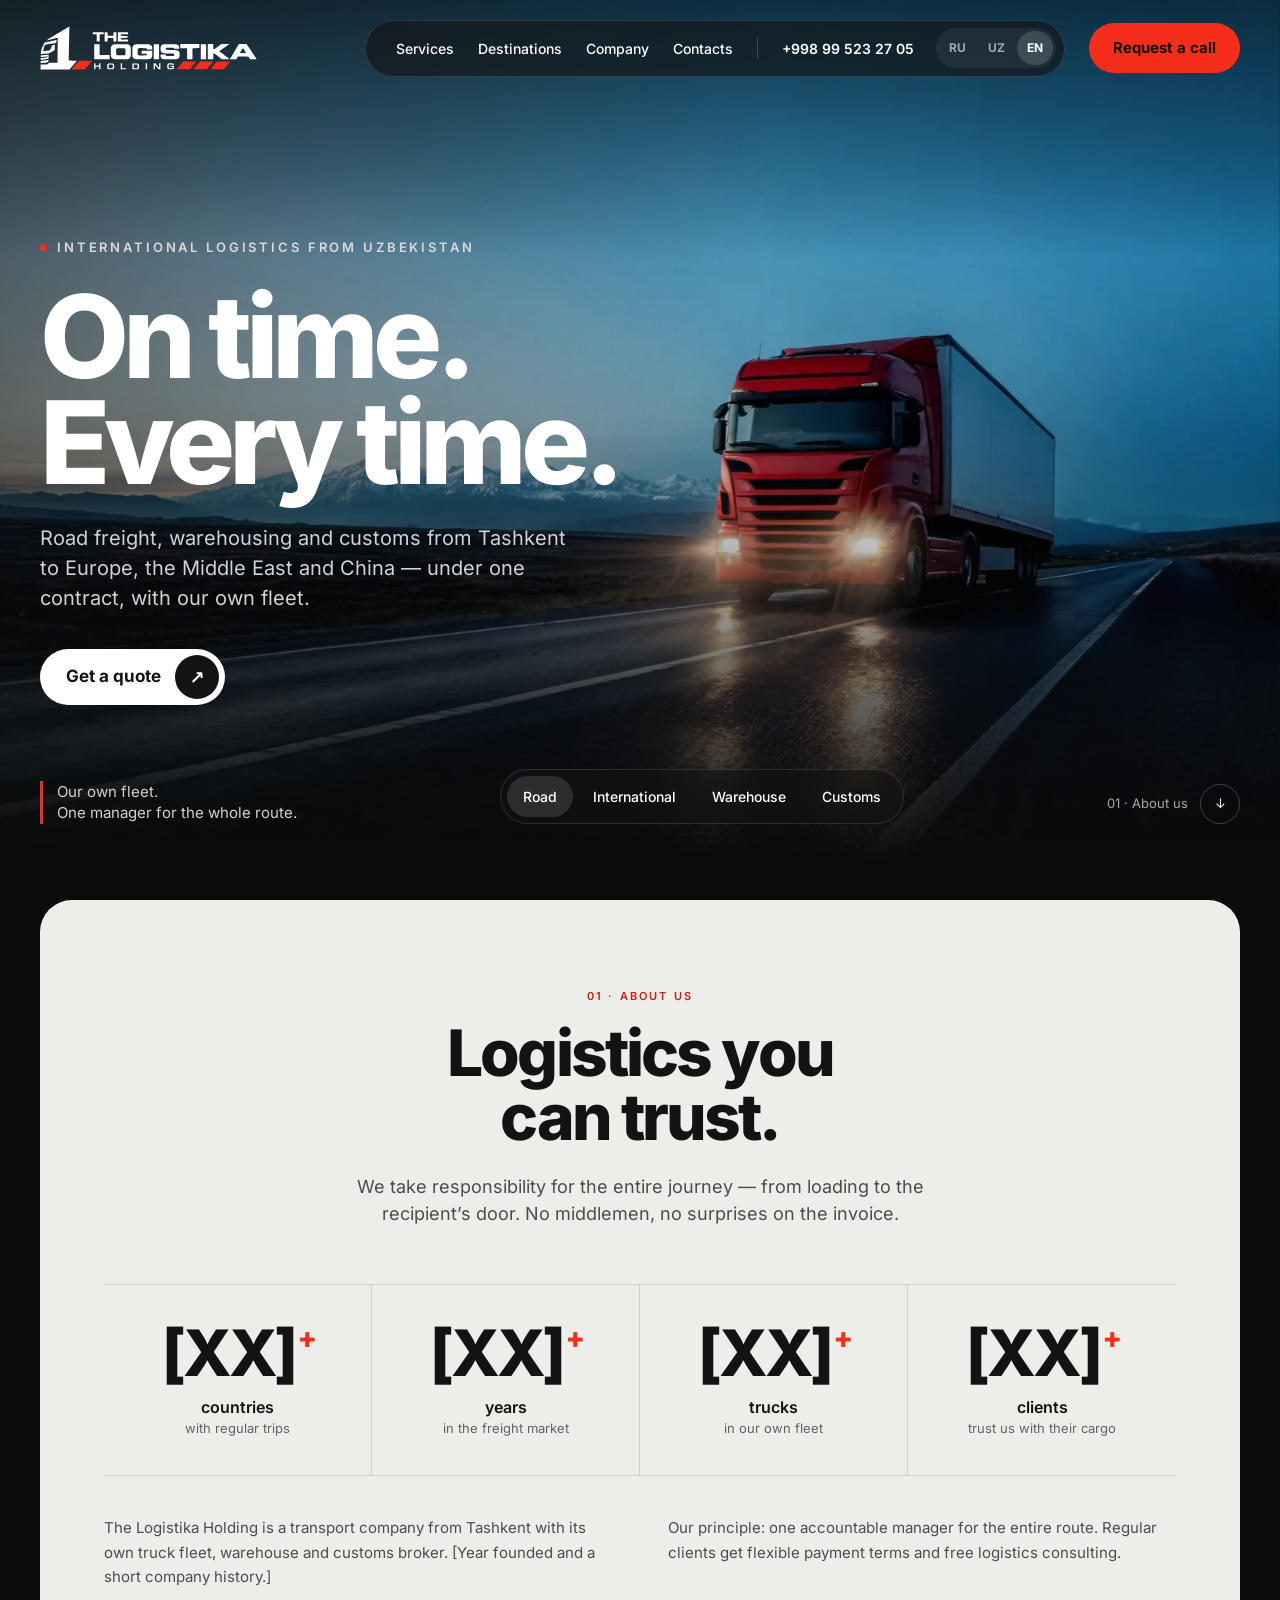
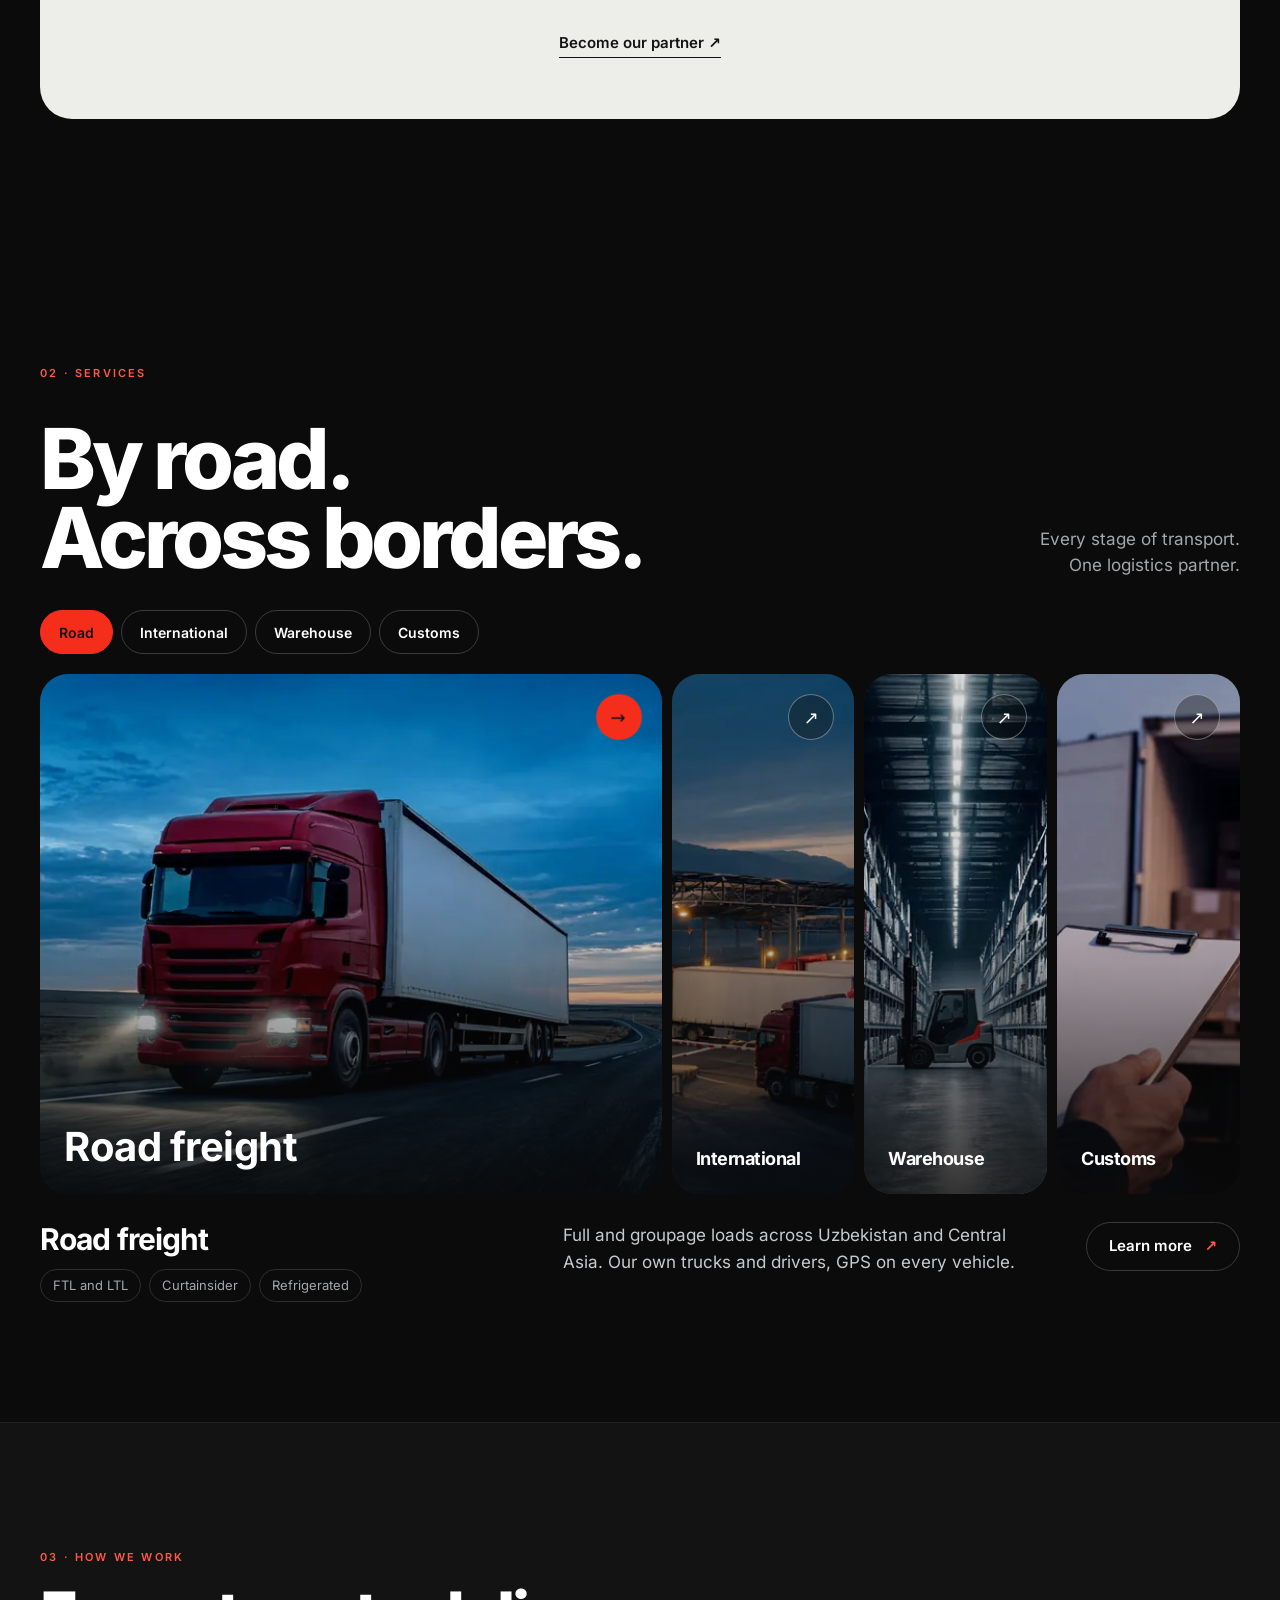
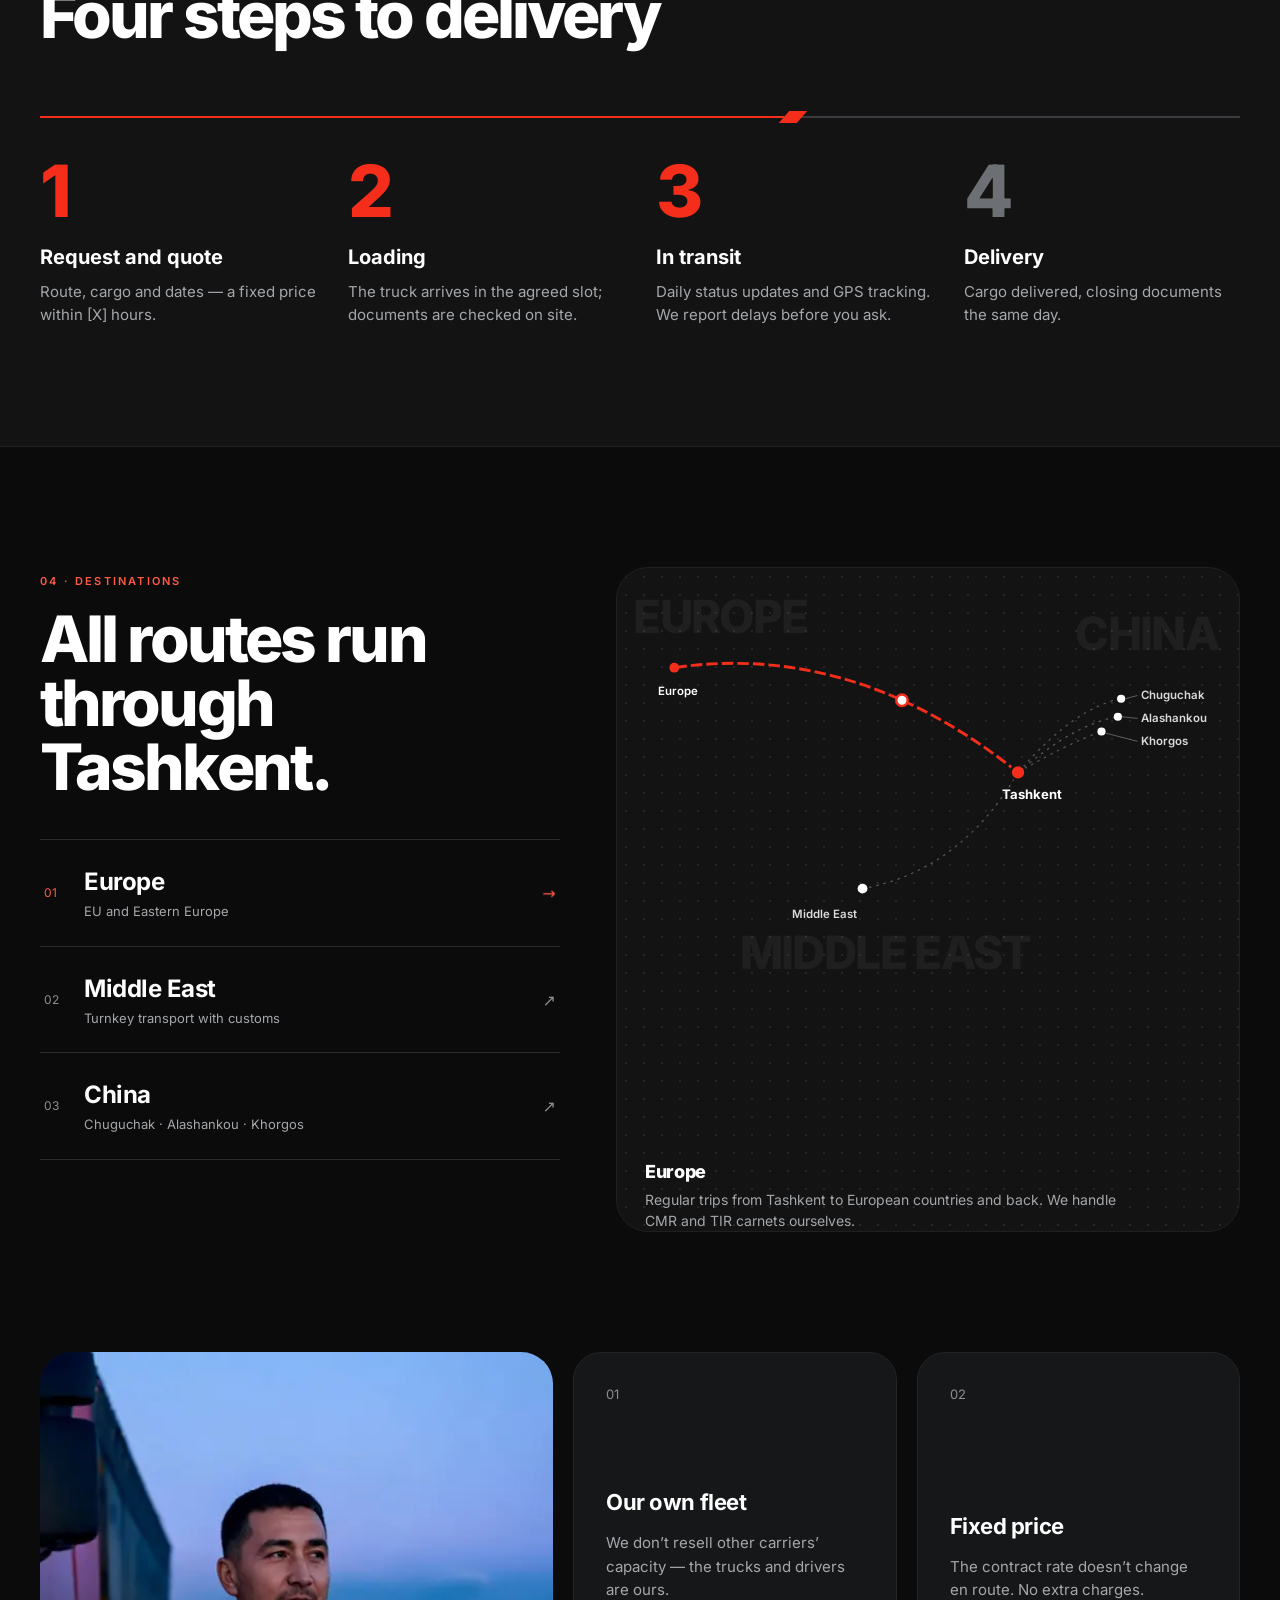
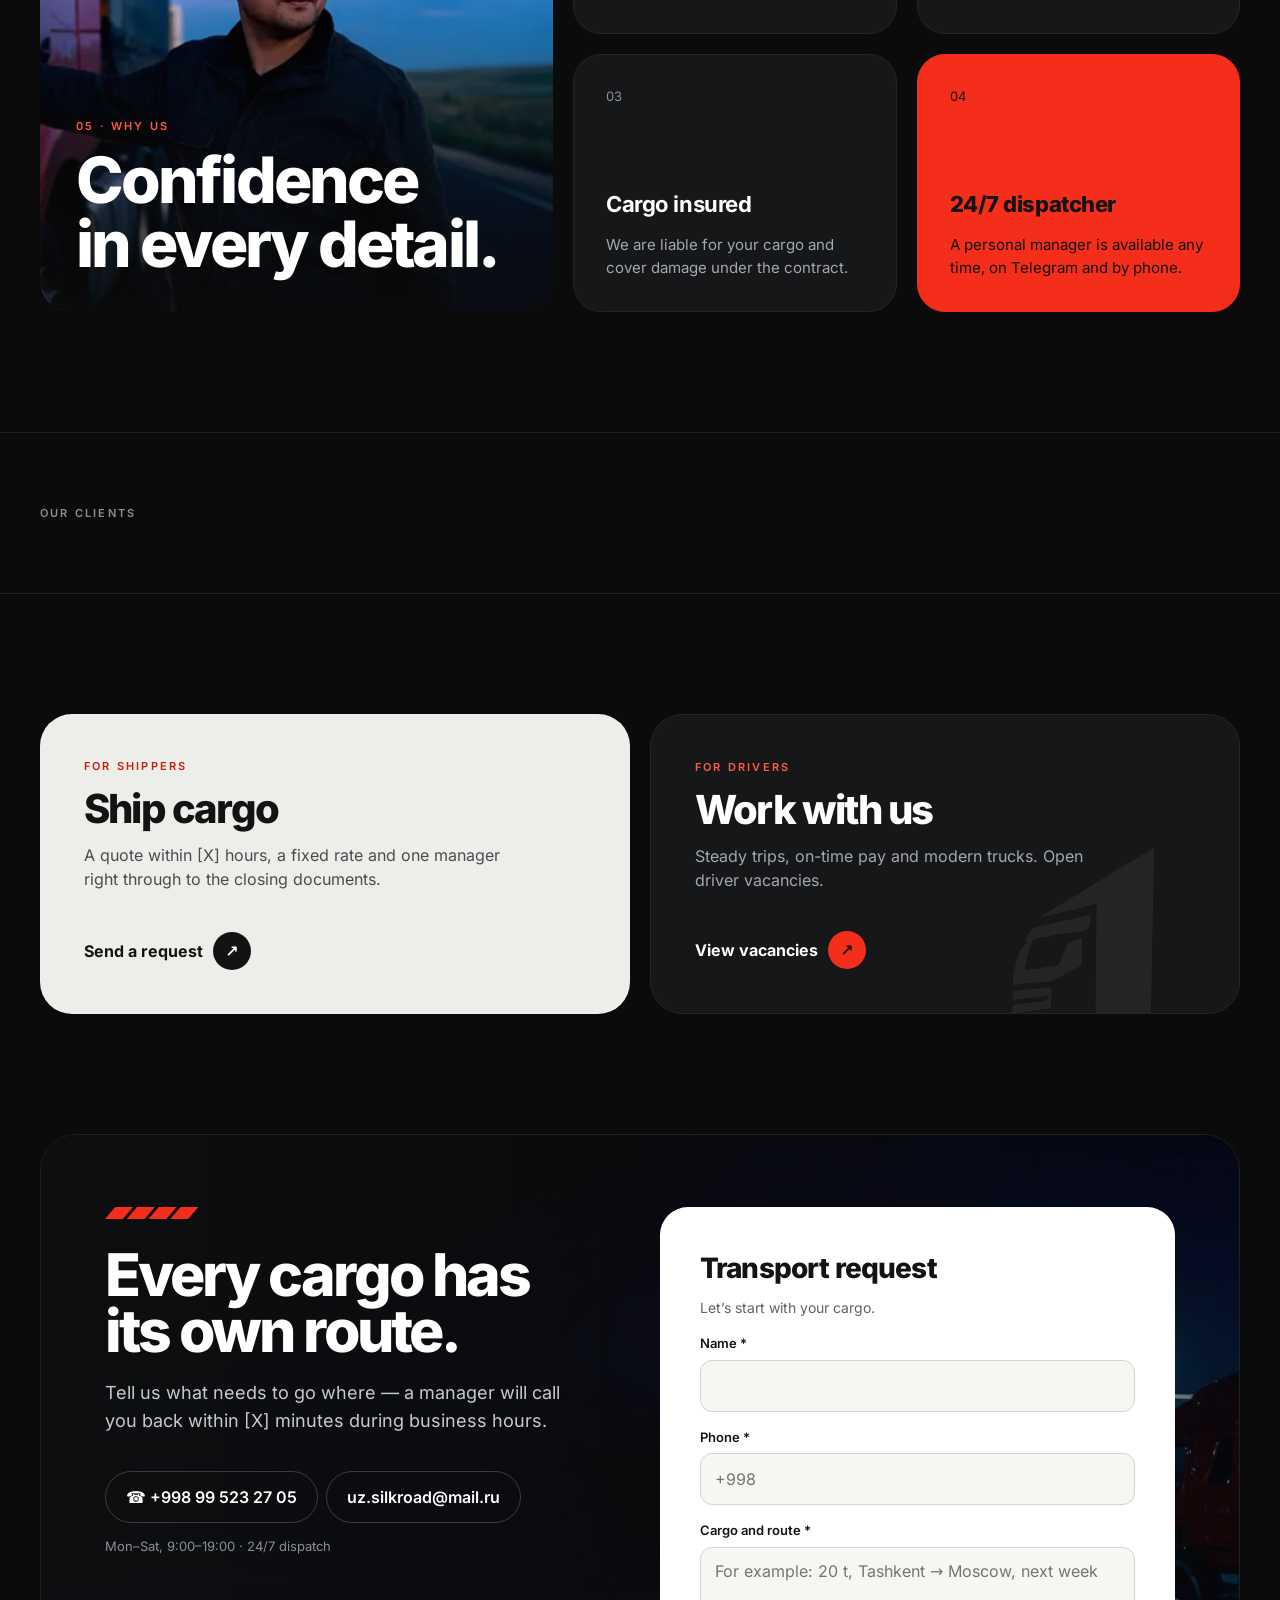
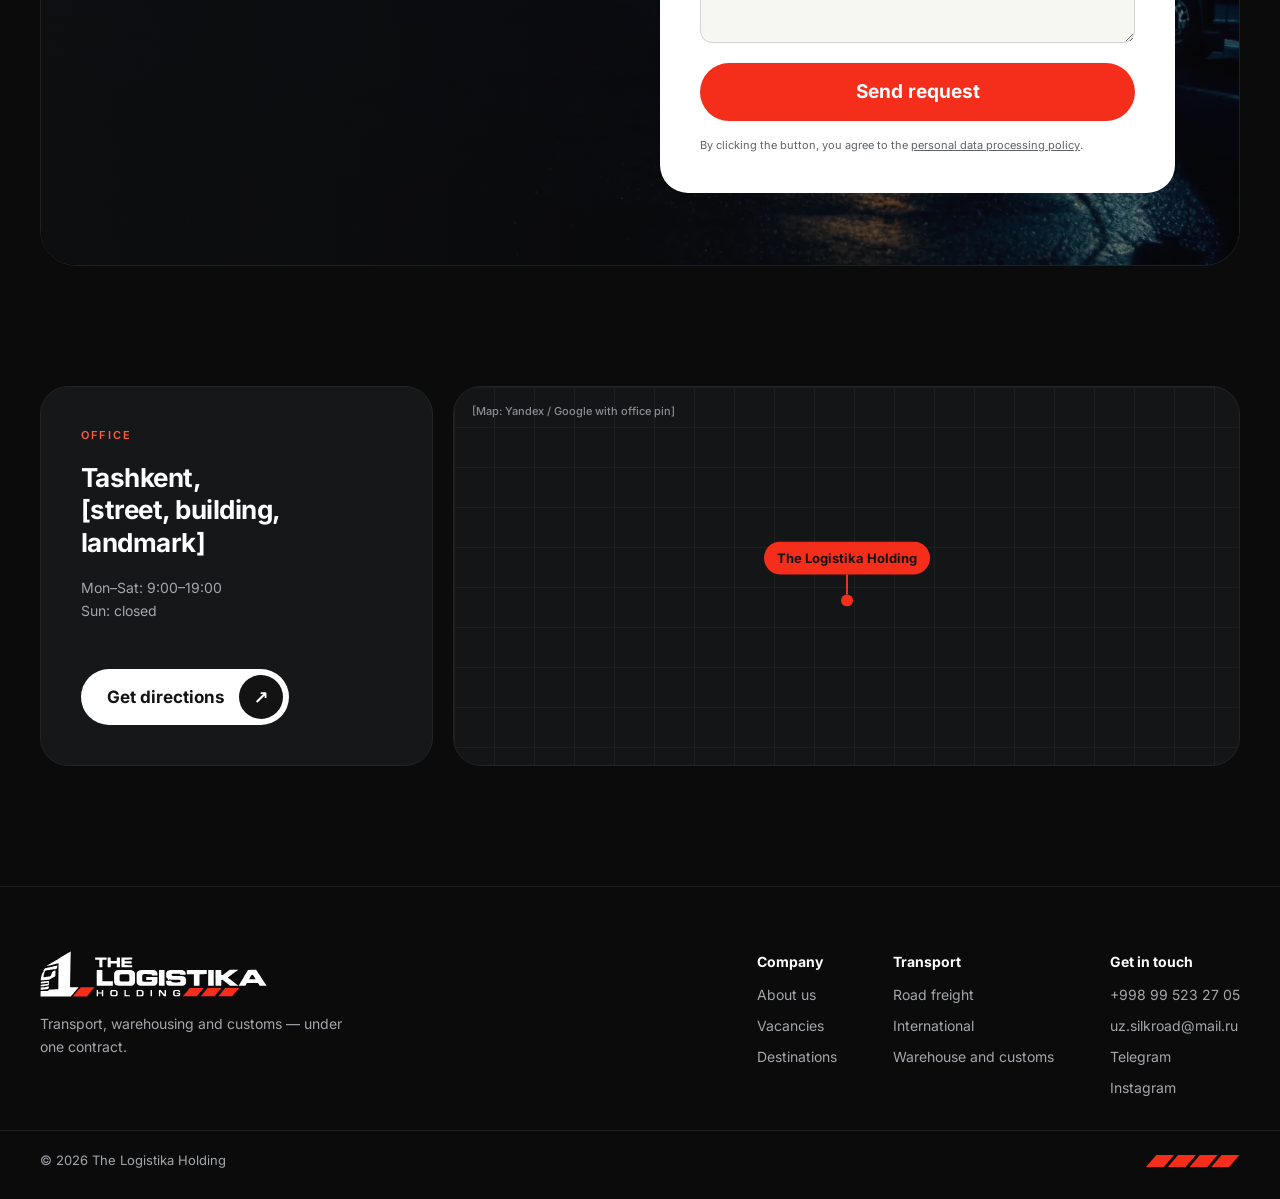
<file: en/index.html>
<!doctype html>
<html lang="en" class="no-js">
<head>
  <meta charset="utf-8">
  <meta name="viewport" content="width=device-width, initial-scale=1, viewport-fit=cover">
  <title>Freight from Tashkent to Europe, China and the Middle East — The Logistika Holding</title>
  <meta name="description" content="The Logistika Holding — road freight from Tashkent to Europe, the Middle East and China (Khorgos, Alashankou, Chuguchak). Warehousing, customs, own fleet, 24/7 dispatch. +998 99 523 27 05">
  <meta name="robots" content="index, follow, max-image-preview:large">
  <link rel="canonical" href="https://your-domain.uz/en/">
  <link rel="alternate" hreflang="ru" href="https://your-domain.uz/">
  <link rel="alternate" hreflang="uz" href="https://your-domain.uz/uz/">
  <link rel="alternate" hreflang="en" href="https://your-domain.uz/en/">
  <link rel="alternate" hreflang="x-default" href="https://your-domain.uz/">

  <meta name="theme-color" content="#0B0B0B">
  <meta name="color-scheme" content="dark">
  <meta name="format-detection" content="telephone=no">

  <!-- Open Graph -->
  <meta property="og:type" content="website">
  <meta property="og:site_name" content="The Logistika Holding">
  <meta property="og:locale" content="en_US">
  <meta property="og:url" content="https://your-domain.uz/en/">
  <meta property="og:title" content="The Logistika Holding — freight from Tashkent. On time. Every time.">
  <meta property="og:description" content="Road freight, warehousing and customs from Tashkent under one contract. Own fleet, fixed price, 24/7 dispatch.">
  <meta property="og:image" content="https://your-domain.uz/assets/img/og-image.jpg">
  <meta property="og:image:width" content="1200">
  <meta property="og:image:height" content="630">
  <meta property="og:image:alt" content="The Logistika Holding — On time. Every time.">
  <!-- Twitter / X -->
  <meta name="twitter:card" content="summary_large_image">
  <meta name="twitter:title" content="The Logistika Holding — freight from Tashkent">
  <meta name="twitter:description" content="Road freight, warehousing and customs under one contract. On time. Every time.">
  <meta name="twitter:image" content="https://your-domain.uz/assets/img/og-image.jpg">

  <!-- Icons & manifest -->
  <link rel="icon" href="/assets/img/favicon.svg" type="image/svg+xml">
  <link rel="apple-touch-icon" href="/assets/img/apple-touch-icon.png">
  <link rel="manifest" href="/site.webmanifest">

  <!-- Performance -->
  <link rel="preload" as="image" href="/assets/img/photos/hero-1920.webp" imagesrcset="/assets/img/photos/hero-960.webp 960w, /assets/img/photos/hero-1920.webp 1920w" imagesizes="100vw" fetchpriority="high">
  <link rel="preload" href="/assets/fonts/inter-cyrillic-wght-normal.woff2" as="font" type="font/woff2" crossorigin>
  <link rel="stylesheet" href="/assets/css/styles.css">
  <script>document.documentElement.classList.replace('no-js','js');</script>
  <script src="/assets/js/main.js" defer></script>

  <!-- Structured data -->
  <script type="application/ld+json">
  {
    "@context": "https://schema.org",
    "@graph": [
      {
        "@type": ["Organization", "LocalBusiness"],
        "@id": "https://your-domain.uz/#organization",
        "name": "The Logistika Holding",
        "url": "https://your-domain.uz/",
        "logo": "https://your-domain.uz/assets/img/icon-512.png",
        "image": "https://your-domain.uz/assets/img/og-image.jpg",
        "description": "FTL and LTL road freight, international transport, warehousing and customs clearance from Tashkent.",
        "telephone": "+998995232705",
        "email": "uz.silkroad@mail.ru",
        "address": {
          "@type": "PostalAddress",
          "streetAddress": "[street, building]",
          "addressLocality": "Tashkent",
          "addressCountry": "UZ"
        },
        "geo": { "@type": "GeoCoordinates", "latitude": 41.2995, "longitude": 69.2401 },
        "openingHoursSpecification": [{
          "@type": "OpeningHoursSpecification",
          "dayOfWeek": ["Monday","Tuesday","Wednesday","Thursday","Friday","Saturday"],
          "opens": "09:00", "closes": "19:00"
        }],
        "areaServed": ["Uzbekistan","Europe","Middle East","China"],
        "knowsLanguage": ["ru","uz","en"],
        "sameAs": []
      },
      {
        "@type": "WebSite",
        "@id": "https://your-domain.uz/#website",
        "url": "https://your-domain.uz/",
        "name": "The Logistika Holding",
        "inLanguage": "en",
        "publisher": { "@id": "https://your-domain.uz/#organization" }
      }
    ]
  }
  </script>
</head>
<body>
  <a class="skip-link" href="#main">Skip to content</a>

  <!-- ============ HEADER ============ -->
  <header class="site-header" data-header>
    <div class="site-header__inner">
      <a class="site-header__logo" href="#top" aria-label="The Logistika Holding — home">
        <img src="/assets/img/logo-reversed.svg" alt="The Logistika Holding" width="227" height="46">
      </a>

      <nav class="nav" id="site-nav" aria-label="Main menu" data-nav>
        <ul class="nav__list">
          <li><a class="nav__link" href="#services">Services</a></li>
          <li><a class="nav__link" href="#routes">Destinations</a></li>
          <li><a class="nav__link" href="#about">Company</a></li>
          <li><a class="nav__link" href="#contact">Contacts</a></li>
        </ul>
        <span class="nav__divider" aria-hidden="true"></span>
        <a class="nav__phone" href="tel:+998995232705">+998 99 523 27 05</a>
        <div class="lang" role="group" aria-label="Site language">
          <a class="lang__item" href="/" hreflang="ru" lang="ru" data-lang="ru">RU</a>
          <a class="lang__item" href="/uz/" hreflang="uz" lang="uz" data-lang="uz">UZ</a>
          <a class="lang__item is-active" href="/en/" hreflang="en" lang="en" data-lang="en" aria-current="page">EN</a>
        </div>
        <a class="btn btn--red nav__mobile-cta" href="#contact">Request a call</a>
      </nav>

      <a class="btn btn--red site-header__cta" href="#contact">Request a call</a>
      <button class="menu-toggle" type="button" aria-expanded="false" aria-controls="site-nav" data-menu-toggle>
        <span class="menu-toggle__label">Menu</span>
        <span class="menu-toggle__icon" aria-hidden="true"><i></i><i></i><i></i></span>
      </button>
    </div>
  </header>

  <main id="main">
    <!-- ============ HERO ============ -->
    <section class="hero has-photo" id="top" aria-labelledby="hero-title">
      <div class="hero__media" aria-hidden="true">
        <img class="hero__photo" src="/assets/img/photos/hero-1920.webp" srcset="/assets/img/photos/hero-960.webp 960w, /assets/img/photos/hero-1920.webp 1920w" sizes="100vw" alt="" width="1920" height="1080" fetchpriority="high" decoding="async">
        <svg class="hero__scene" viewBox="0 0 1440 860" preserveAspectRatio="xMidYMid slice">
          <defs><filter id="glow" x="-50%" y="-50%" width="200%" height="200%"><feGaussianBlur stdDeviation="14"/></filter></defs>
          <rect y="0" width="1440" height="470" fill="#2B2F35" opacity=".35"/>
          <path d="M0,470 L260,430 L420,452 L610,410 L760,440 L930,405 L1120,446 L1300,418 L1440,440 L1440,500 L0,500 Z" fill="#17191C"/>
          <polygon points="880,470 940,470 1440,860 330,860" fill="#141517"/>
          <polygon points="906,470 914,470 980,860 850,860" fill="#2C2F33" opacity=".7"/>
          <g class="hero__lanes" fill="#EDEDEA" opacity=".55">
            <polygon points="909,500 911,500 913,520 907,520"/><polygon points="912,560 916,560 920,600 910,600"/><polygon points="918,650 926,650 934,720 916,720"/><polygon points="930,780 944,780 956,860 930,860"/>
          </g>
          <g class="hero__lights">
            <circle cx="895" cy="476" r="16" fill="#F6E7C8" opacity=".55" filter="url(#glow)"/>
            <circle cx="925" cy="476" r="16" fill="#F6E7C8" opacity=".55" filter="url(#glow)"/>
            <circle cx="895" cy="476" r="3" fill="#FFF6E6"/><circle cx="925" cy="476" r="3" fill="#FFF6E6"/>
          </g>
        </svg>
        <div class="hero__shade"></div>
      </div>

      <div class="container hero__content">
        <p class="eyebrow hero__eyebrow" data-hero-in><span class="dot" aria-hidden="true"></span>International logistics from Uzbekistan</p>
        <h1 class="hero__title" id="hero-title"><span class="line" data-hero-in>On time.</span> <span class="line" data-hero-in>Every time.</span></h1>
        <p class="hero__lead" data-hero-in>Road freight, warehousing and customs from Tashkent to Europe, the Middle East and China — under one contract, with our own fleet.</p>
        <div class="hero__actions" data-hero-in>
          <a class="btn-pill btn-pill--light" href="#contact">Get a quote <span class="btn-pill__icon" aria-hidden="true">↗</span></a>
        </div>
      </div>

      <div class="container hero__bottom" data-hero-in>
        <p class="hero__note">Our own fleet.<br>One manager for the whole route.</p>
        <ul class="hero__modes" aria-label="Service types">
          <li><a class="is-active" href="#services" data-service-link="0">Road</a></li>
          <li><a href="#services" data-service-link="1">International</a></li>
          <li><a href="#services" data-service-link="2">Warehouse</a></li>
          <li><a href="#services" data-service-link="3">Customs</a></li>
        </ul>
        <a class="hero__scroll" href="#about">01 · About us <span aria-hidden="true">↓</span></a>
      </div>
    </section>

    <!-- ============ 01 ABOUT ============ -->
    <section class="section about" id="about" aria-labelledby="about-title">
      <div class="about__panel" data-reveal>
        <p class="eyebrow eyebrow--dark eyebrow--center">01 · About us</p>
        <h2 class="h2 about__title" id="about-title">Logistics you<br>can trust.</h2>
        <p class="about__lead">We take responsibility for the entire journey — from loading to the recipient’s door. No middlemen, no surprises on the invoice.</p>
        <dl class="stats">
          <div class="stats__item" data-reveal><dt class="visually-hidden">Countries</dt><dd><span class="stats__num"><span data-count="">[XX]</span><sup>+</sup></span><span class="stats__label">countries</span><span class="stats__sub">with regular trips</span></dd></div>
          <div class="stats__item" data-reveal><dt class="visually-hidden">Experience</dt><dd><span class="stats__num"><span data-count="">[XX]</span><sup>+</sup></span><span class="stats__label">years</span><span class="stats__sub">in the freight market</span></dd></div>
          <div class="stats__item" data-reveal><dt class="visually-hidden">Fleet</dt><dd><span class="stats__num"><span data-count="">[XX]</span><sup>+</sup></span><span class="stats__label">trucks</span><span class="stats__sub">in our own fleet</span></dd></div>
          <div class="stats__item" data-reveal><dt class="visually-hidden">Clients</dt><dd><span class="stats__num"><span data-count="">[XX]</span><sup>+</sup></span><span class="stats__label">clients</span><span class="stats__sub">trust us with their cargo</span></dd></div>
        </dl>
        <div class="about__text">
          <p>The Logistika Holding is a transport company from Tashkent with its own truck fleet, warehouse and customs broker. [Year founded and a short company history.]</p>
          <p>Our principle: one accountable manager for the entire route. Regular clients get flexible payment terms and free logistics consulting.</p>
        </div>
        <p class="about__link"><a href="#split">Become our partner ↗</a></p>
      </div>
    </section>

    <!-- ============ 02 SERVICES ============ -->
    <section class="section container services" id="services" aria-labelledby="services-title">
      <p class="eyebrow" data-reveal>02 · Services</p>
      <div class="section-head" data-reveal>
        <h2 class="h2 h2--xl" id="services-title">By road.<br>Across borders.</h2>
        <p class="section-head__aside">Every stage of transport.<br>One logistics partner.</p>
      </div>

      <div class="tabs" role="tablist" aria-label="Services" data-reveal>
        <button class="tab is-active" type="button" role="tab" id="tab-0" aria-selected="true" aria-controls="panel-0" data-tab="0">Road</button>
        <button class="tab" type="button" role="tab" id="tab-1" aria-selected="false" aria-controls="panel-1" tabindex="-1" data-tab="1">International</button>
        <button class="tab" type="button" role="tab" id="tab-2" aria-selected="false" aria-controls="panel-2" tabindex="-1" data-tab="2">Warehouse</button>
        <button class="tab" type="button" role="tab" id="tab-3" aria-selected="false" aria-controls="panel-3" tabindex="-1" data-tab="3">Customs</button>
      </div>

      <div class="cards" aria-hidden="true" data-reveal>
        <div class="card is-active" data-card="0" style="--bg: radial-gradient(ellipse at 60% 35%, #3B4046 0%, #1C1E21 55%, #0E0F10 100%)">
          <img class="card__img" src="/assets/img/photos/road-1920.webp" srcset="/assets/img/photos/road-960.webp 960w, /assets/img/photos/road-1920.webp 1920w" sizes="(min-width: 960px) 60vw, 100vw" alt="Red truck with a white trailer on a highway at dusk" width="1920" height="1080" loading="lazy" decoding="async">
          <span class="card__dot">↗</span>
          <span class="card__label"><span class="card__full">Road freight</span><span class="card__short">Road</span></span>
        </div>
        <div class="card" data-card="1" style="--bg: radial-gradient(ellipse at 45% 30%, #3A3B42 0%, #1C1C21 55%, #0E0E10 100%)">
          <img class="card__img" src="/assets/img/photos/border-1920.webp" srcset="/assets/img/photos/border-960.webp 960w, /assets/img/photos/border-1920.webp 1920w" sizes="(min-width: 960px) 60vw, 100vw" alt="Line of trucks at a border crossing in the mountains" width="1920" height="1080" loading="lazy" decoding="async">
          <span class="card__dot">↗</span>
          <span class="card__label"><span class="card__full">International transport</span><span class="card__short">International</span></span>
        </div>
        <div class="card" data-card="2" style="--bg: radial-gradient(ellipse at 50% 40%, #3A3D3C 0%, #1B1D1C 55%, #0E0F0F 100%)">
          <img class="card__img" src="/assets/img/photos/warehouse-1920.webp" srcset="/assets/img/photos/warehouse-960.webp 960w, /assets/img/photos/warehouse-1920.webp 1920w" sizes="(min-width: 960px) 60vw, 100vw" alt="Warehouse racks and a forklift" width="1920" height="1080" loading="lazy" decoding="async">
          <span class="card__dot">↗</span>
          <span class="card__label"><span class="card__full">Warehousing</span><span class="card__short">Warehouse</span></span>
        </div>
        <div class="card" data-card="3" style="--bg: radial-gradient(ellipse at 55% 35%, #403B3A 0%, #1E1C1B 55%, #100E0E 100%)">
          <img class="card__img" src="/assets/img/photos/customs-1920.webp" srcset="/assets/img/photos/customs-960.webp 960w, /assets/img/photos/customs-1920.webp 1920w" sizes="(min-width: 960px) 60vw, 100vw" alt="Customs broker with documents at an open trailer" width="1920" height="1080" loading="lazy" decoding="async">
          <span class="card__dot">↗</span>
          <span class="card__label"><span class="card__full">Customs clearance</span><span class="card__short">Customs</span></span>
        </div>
      </div>

      <div class="service-panels">
        <article class="service-panel is-active" role="tabpanel" id="panel-0" aria-labelledby="tab-0">
          <div class="service-panel__head"><h3 class="h3">Road freight</h3><ul class="chips"><li>FTL and LTL</li><li>Curtainsider</li><li>Refrigerated</li></ul></div>
          <p>Full and groupage loads across Uzbekistan and Central Asia. Our own trucks and drivers, GPS on every vehicle.</p>
          <a class="btn-outline" href="#contact">Learn more <span aria-hidden="true">↗</span></a>
        </article>
        <article class="service-panel" role="tabpanel" id="panel-1" aria-labelledby="tab-1" hidden>
          <div class="service-panel__head"><h3 class="h3">International transport</h3><ul class="chips"><li>Europe</li><li>Middle East</li><li>China</li></ul></div>
          <p>Regular routes from Tashkent to Europe, the Middle East and China — via the Chuguchak, Alashankou and Khorgos border crossings. We handle TIR carnets and CMR ourselves.</p>
          <a class="btn-outline" href="#contact">Learn more <span aria-hidden="true">↗</span></a>
        </article>
        <article class="service-panel" role="tabpanel" id="panel-2" aria-labelledby="tab-2" hidden>
          <div class="service-panel__head"><h3 class="h3">Warehousing</h3><ul class="chips"><li>Storage</li><li>Cross-docking</li><li>Order picking</li></ul></div>
          <p>Warehouse in Tashkent: storage, cross-docking, picking and packing. Stock levels visible online.</p>
          <a class="btn-outline" href="#contact">Learn more <span aria-hidden="true">↗</span></a>
        </article>
        <article class="service-panel" role="tabpanel" id="panel-3" aria-labelledby="tab-3" hidden>
          <div class="service-panel__head"><h3 class="h3">Customs clearance</h3><ul class="chips"><li>Declarations</li><li>Certificates</li><li>Broker</li></ul></div>
          <p>Declarations, certification and a broker at the border — your cargo doesn’t sit idle, documents are ready in advance.</p>
          <a class="btn-outline" href="#contact">Learn more <span aria-hidden="true">↗</span></a>
        </article>
      </div>
    </section>

    <!-- ============ 03 PROCESS ============ -->
    <section class="process" aria-labelledby="process-title">
      <div class="container section">
        <p class="eyebrow" data-reveal>03 · How we work</p>
        <h2 class="h2" id="process-title" data-reveal>Four steps to delivery</h2>
        <div class="process__track" aria-hidden="true" data-reveal><span class="process__fill"></span><span class="process__marker"></span></div>
        <ol class="steps">
          <li class="step" data-reveal><span class="step__num">1</span><h3 class="step__title">Request and quote</h3><p>Route, cargo and dates — a fixed price within [X] hours.</p></li>
          <li class="step" data-reveal><span class="step__num">2</span><h3 class="step__title">Loading</h3><p>The truck arrives in the agreed slot; documents are checked on site.</p></li>
          <li class="step" data-reveal><span class="step__num">3</span><h3 class="step__title">In transit</h3><p>Daily status updates and GPS tracking. We report delays before you ask.</p></li>
          <li class="step step--last" data-reveal><span class="step__num">4</span><h3 class="step__title">Delivery</h3><p>Cargo delivered, closing documents the same day.</p></li>
        </ol>
      </div>
    </section>

    <!-- ============ 04 ROUTES ============ -->
    <section class="section container routes" id="routes" aria-labelledby="routes-title">
      <div class="routes__list">
        <p class="eyebrow" data-reveal>04 · Destinations</p>
        <h2 class="h2" id="routes-title" data-reveal>All routes run<br>through Tashkent.</h2>
        <div class="route-rows" role="tablist" aria-label="Destinations on the map" data-route-list>
          <button class="route-row is-active" type="button" role="tab" aria-selected="true" aria-controls="route-info" data-route="eu" data-title="Europe" data-text="Regular trips from Tashkent to European countries and back. We handle CMR and TIR carnets ourselves." data-reveal>
            <span class="route-row__n">01</span>
            <span class="route-row__body"><span class="route-row__name">Europe</span><span class="route-row__sub">EU and Eastern Europe</span></span>
            <span class="route-row__arrow" aria-hidden="true">↗</span>
          </button>
          <button class="route-row" type="button" role="tab" aria-selected="false" aria-controls="route-info" tabindex="-1" data-route="me" data-title="Middle East" data-text="Transport to Middle Eastern countries and back — turnkey, including customs clearance." data-reveal>
            <span class="route-row__n">02</span>
            <span class="route-row__body"><span class="route-row__name">Middle East</span><span class="route-row__sub">Turnkey transport with customs</span></span>
            <span class="route-row__arrow" aria-hidden="true">↗</span>
          </button>
          <button class="route-row" type="button" role="tab" aria-selected="false" aria-controls="route-info" tabindex="-1" data-route="cn" data-title="China — Chuguchak, Alashankou, Khorgos" data-text="Via the Chuguchak, Alashankou and Khorgos border crossings: consolidation and direct trips from China to Uzbekistan." data-reveal>
            <span class="route-row__n">03</span>
            <span class="route-row__body"><span class="route-row__name">China</span><span class="route-row__sub">Chuguchak · Alashankou · Khorgos</span></span>
            <span class="route-row__arrow" aria-hidden="true">↗</span>
          </button>
        </div>
        <a class="btn-outline routes__cta" href="#contact" data-reveal>Discuss a route <span aria-hidden="true">↗</span></a>
      </div>

      <figure class="map" data-reveal data-map>
        <svg class="map__svg" viewBox="0 0 760 520" role="img" aria-labelledby="map-title">
          <title id="map-title">Map of destinations from Tashkent: Europe, the Middle East and China via the Chuguchak, Alashankou and Khorgos border crossings</title>
          <g class="map__regions" font-family="Inter, Arial, sans-serif" font-weight="800" fill="#FFFFFF" opacity=".05" font-size="56" letter-spacing="-2">
            <text x="20" y="70">EUROPE</text><text x="150" y="480">MIDDLE EAST</text><text x="560" y="90">CHINA</text>
          </g>
          <!-- routes: one group per region -->
          <g class="map__route" data-route-path="eu">
            <path class="map__line" d="M490,240 Q290,80 70,112"/>
          </g>
          <g class="map__route" data-route-path="me">
            <path class="map__line" d="M490,240 Q420,360 300,382"/>
          </g>
          <g class="map__route" data-route-path="cn">
            <path class="map__line" d="M490,240 Q560,160 616,150"/>
            <path class="map__line" d="M490,240 Q560,180 612,172"/>
            <path class="map__line" d="M490,240 Q550,205 592,190"/>
          </g>
          <!-- points -->
          <g font-family="Inter, Arial, sans-serif" font-size="14" font-weight="600" fill="#D9DADB">
            <g class="map__point" data-route-point="eu"><circle cx="70" cy="112" r="6"/><text x="50" y="146">Europe</text></g>
            <g class="map__point" data-route-point="me"><circle cx="300" cy="382" r="6"/><text x="214" y="418">Middle East</text></g>
            <g class="map__point" data-route-point="cn">
              <circle cx="616" cy="150" r="5"/><circle cx="612" cy="172" r="5"/><circle cx="592" cy="190" r="5"/>
              <g class="map__detail">
                <line x1="621" y1="150" x2="636" y2="146" stroke="#6C6F73"/><text x="640" y="150">Chuguchak</text>
                <line x1="617" y1="172" x2="636" y2="174" stroke="#6C6F73"/><text x="640" y="178">Alashankou</text>
                <line x1="597" y1="192" x2="636" y2="202" stroke="#6C6F73"/><text x="640" y="206">Khorgos</text>
              </g>
              <text class="map__compact" x="590" y="132">China</text>
            </g>
          </g>
          <circle class="map__pulse" cx="490" cy="240" r="10" fill="#F42E1A"/>
          <circle cx="490" cy="240" r="9" fill="#F42E1A" stroke="#131313" stroke-width="3"/>
          <text class="map__hub" x="470" y="272" font-family="Inter, Arial, sans-serif" font-size="16" font-weight="700" fill="#FFFFFF">Tashkent</text>
          <circle class="map__truck" r="7" fill="#FFFFFF" stroke="#F42E1A" stroke-width="3" cx="490" cy="240" data-map-truck/>
        </svg>

        <div class="map__info" id="route-info" role="tabpanel" aria-live="polite" data-route-info>
          <p class="map__info-title" data-route-title>Europe</p>
          <p class="map__info-text" data-route-text>Regular trips from Tashkent to European countries and back. We handle CMR and TIR carnets ourselves.</p>
        </div>

      </figure>
    </section>

    <!-- ============ 05 WHY ============ -->
    <section class="section container why" aria-labelledby="why-title">
      <div class="why__photo" data-reveal>
        <img class="why__img" src="/assets/img/photos/driver-1920.webp" srcset="/assets/img/photos/driver-960.webp 960w, /assets/img/photos/driver-1920.webp 1920w" sizes="(min-width: 960px) 40vw, 100vw" alt="The Logistika Holding driver next to a red truck" width="1920" height="1080" loading="lazy" decoding="async">
        <div class="why__caption">
          <p class="eyebrow">05 · Why us</p>
          <h2 class="h2" id="why-title">Confidence<br>in every detail.</h2>
        </div>
      </div>
      <ul class="why__grid">
        <li class="feature" data-reveal><span class="feature__n">01</span><h3 class="feature__title">Our own fleet</h3><p>We don’t resell other carriers’ capacity — the trucks and drivers are ours.</p></li>
        <li class="feature" data-reveal><span class="feature__n">02</span><h3 class="feature__title">Fixed price</h3><p>The contract rate doesn’t change en route. No extra charges.</p></li>
        <li class="feature" data-reveal><span class="feature__n">03</span><h3 class="feature__title">Cargo insured</h3><p>We are liable for your cargo and cover damage under the contract.</p></li>
        <li class="feature feature--red" data-reveal><span class="feature__n">04</span><h3 class="feature__title">24/7 dispatcher</h3><p>A personal manager is available any time, on Telegram and by phone.</p></li>
      </ul>
    </section>

    <!-- ============ CLIENTS ============ -->
    <section class="clients" aria-labelledby="clients-title">
      <div class="container clients__inner">
        <h2 class="eyebrow eyebrow--muted" id="clients-title">Our clients</h2>
        <ul class="clients__logos">
          <li data-reveal>[Logo]</li><li data-reveal>[Logo]</li><li data-reveal>[Logo]</li>
          <li data-reveal>[Logo]</li><li data-reveal>[Logo]</li><li data-reveal>[Logo]</li>
        </ul>
      </div>
    </section>

    <!-- ============ SPLIT ============ -->
    <section class="section container split" id="split" aria-label="For shippers and drivers">
      <a class="split__card split__card--light" href="#contact" data-reveal>
        <span class="eyebrow eyebrow--dark">For shippers</span>
        <span class="split__title">Ship cargo</span>
        <span class="split__text">A quote within [X] hours, a fixed rate and one manager right through to the closing documents.</span>
        <span class="split__cta">Send a request <span class="split__icon" aria-hidden="true">↗</span></span>
      </a>
      <a class="split__card split__card--dark" href="#contact" data-reveal>
        <img class="split__symbol" src="/assets/img/symbol-white.svg" alt="" width="260" height="218" loading="lazy">
        <span class="eyebrow">For drivers</span>
        <span class="split__title">Work with us</span>
        <span class="split__text">Steady trips, on-time pay and modern trucks. Open driver vacancies.</span>
        <span class="split__cta">View vacancies <span class="split__icon split__icon--red" aria-hidden="true">↗</span></span>
      </a>
    </section>

    <!-- ============ CONTACT ============ -->
    <section class="container contact" id="contact" aria-labelledby="contact-title">
      <div class="contact__box" data-reveal>
        <img class="contact__bg" src="/assets/img/photos/dock-1920.webp" srcset="/assets/img/photos/dock-960.webp 960w, /assets/img/photos/dock-1920.webp 1920w" sizes="100vw" alt="" width="1920" height="1080" loading="lazy" decoding="async">
        <span class="contact__shade" aria-hidden="true"></span>
        <div class="contact__intro">
          <svg class="stripes" width="94" height="12" viewBox="0 0 95 12" aria-hidden="true"><polygon points="10.4,0 28.4,0 18,12 0,12"/><polygon points="32.4,0 50.4,0 40,12 22,12"/><polygon points="54.4,0 72.4,0 62,12 44,12"/><polygon points="76.4,0 94.4,0 84,12 66,12"/></svg>
          <h2 class="h2 h2--xl" id="contact-title">Every cargo has<br>its own route.</h2>
          <p class="contact__lead">Tell us what needs to go where — a manager will call you back within [X] minutes during business hours.</p>
          <div class="contact__pills">
            <a class="pill-link" href="tel:+998995232705">☎ +998 99 523 27 05</a>
            <a class="pill-link" href="mailto:uz.silkroad@mail.ru">uz.silkroad@mail.ru</a>
          </div>
          <p class="contact__hours">Mon–Sat, 9:00–19:00 · 24/7 dispatch</p>
        </div>

        <form class="quote" data-quote-form novalidate>
          <h3 class="quote__title">Transport request</h3>
          <p class="quote__sub">Let’s start with your cargo.</p>
          <div class="field">
            <label for="q-name">Name *</label>
            <input id="q-name" name="name" type="text" autocomplete="name" required>
            <span class="field__err">Please enter your name</span>
          </div>
          <div class="field">
            <label for="q-phone">Phone *</label>
            <input id="q-phone" name="phone" type="tel" inputmode="tel" autocomplete="tel" placeholder="+998" required pattern="[+0-9 ()\-]{9,}">
            <span class="field__err">Please enter your phone number</span>
          </div>
          <div class="field">
            <label for="q-cargo">Cargo and route *</label>
            <textarea id="q-cargo" name="cargo" rows="3" placeholder="For example: 20 t, Tashkent → Moscow, next week" required></textarea>
            <span class="field__err">Describe the cargo and route</span>
          </div>
          <!-- honeypot (anti-spam) -->
          <div class="visually-hidden" aria-hidden="true"><label for="q-web">Leave empty</label><input id="q-web" name="website" type="text" tabindex="-1" autocomplete="off"></div>
          <button class="quote__submit" type="submit"><span>Send request</span></button>
          <p class="quote__legal">By clicking the button, you agree to the <a href="#">personal data processing policy</a>.</p>
          <div class="quote__success" role="status" aria-live="polite" hidden>
            <strong>Thank you! Your request has been sent.</strong>
            <span>A manager will contact you shortly.</span>
          </div>
        </form>
      </div>
    </section>

    <!-- ============ OFFICE ============ -->
    <section class="section container office" aria-labelledby="office-title">
      <div class="office__card" data-reveal>
        <p class="eyebrow">Office</p>
        <h2 class="office__addr" id="office-title">Tashkent,<br>[street, building, landmark]</h2>
        <p class="office__hours">Mon–Sat: 9:00–19:00<br>Sun: closed</p>
        <a class="btn-pill btn-pill--light office__btn" href="https://yandex.uz/maps/?text=Tashkent" target="_blank" rel="noopener">Get directions <span class="btn-pill__icon" aria-hidden="true">↗</span></a>
      </div>
      <div class="office__map" data-reveal>
        <span class="ph-note">[Map: Yandex / Google with office pin]</span>
        <div class="pin" aria-hidden="true"><span class="pin__label">The Logistika Holding</span><span class="pin__stem"></span><span class="pin__dot"></span></div>
      </div>
    </section>
  </main>

  <!-- ============ FOOTER ============ -->
  <footer class="footer">
    <div class="container footer__top">
      <div class="footer__brand">
        <img src="/assets/img/logo-reversed.svg" alt="The Logistika Holding" width="227" height="46" loading="lazy">
        <p>Transport, warehousing and customs — under one contract.</p>
      </div>
      <nav class="footer__cols" aria-label="Footer links">
        <div><h2 class="footer__h">Company</h2><a href="#about">About us</a><a href="#split">Vacancies</a><a href="#routes">Destinations</a></div>
        <div><h2 class="footer__h">Transport</h2><a href="#services">Road freight</a><a href="#services">International</a><a href="#services">Warehouse and customs</a></div>
        <div><h2 class="footer__h">Get in touch</h2><a href="tel:+998995232705">+998 99 523 27 05</a><a href="mailto:uz.silkroad@mail.ru">uz.silkroad@mail.ru</a><a href="#">Telegram</a><a href="#">Instagram</a></div>
      </nav>
    </div>
    <div class="container footer__bottom">
      <span>© <span data-year>2026</span> The Logistika Holding</span>
      <svg class="stripes" width="94" height="12" viewBox="0 0 95 12" aria-hidden="true"><polygon points="10.4,0 28.4,0 18,12 0,12"/><polygon points="32.4,0 50.4,0 40,12 22,12"/><polygon points="54.4,0 72.4,0 62,12 44,12"/><polygon points="76.4,0 94.4,0 84,12 66,12"/></svg>
    </div>
  </footer>
</body>
</html>
</file>
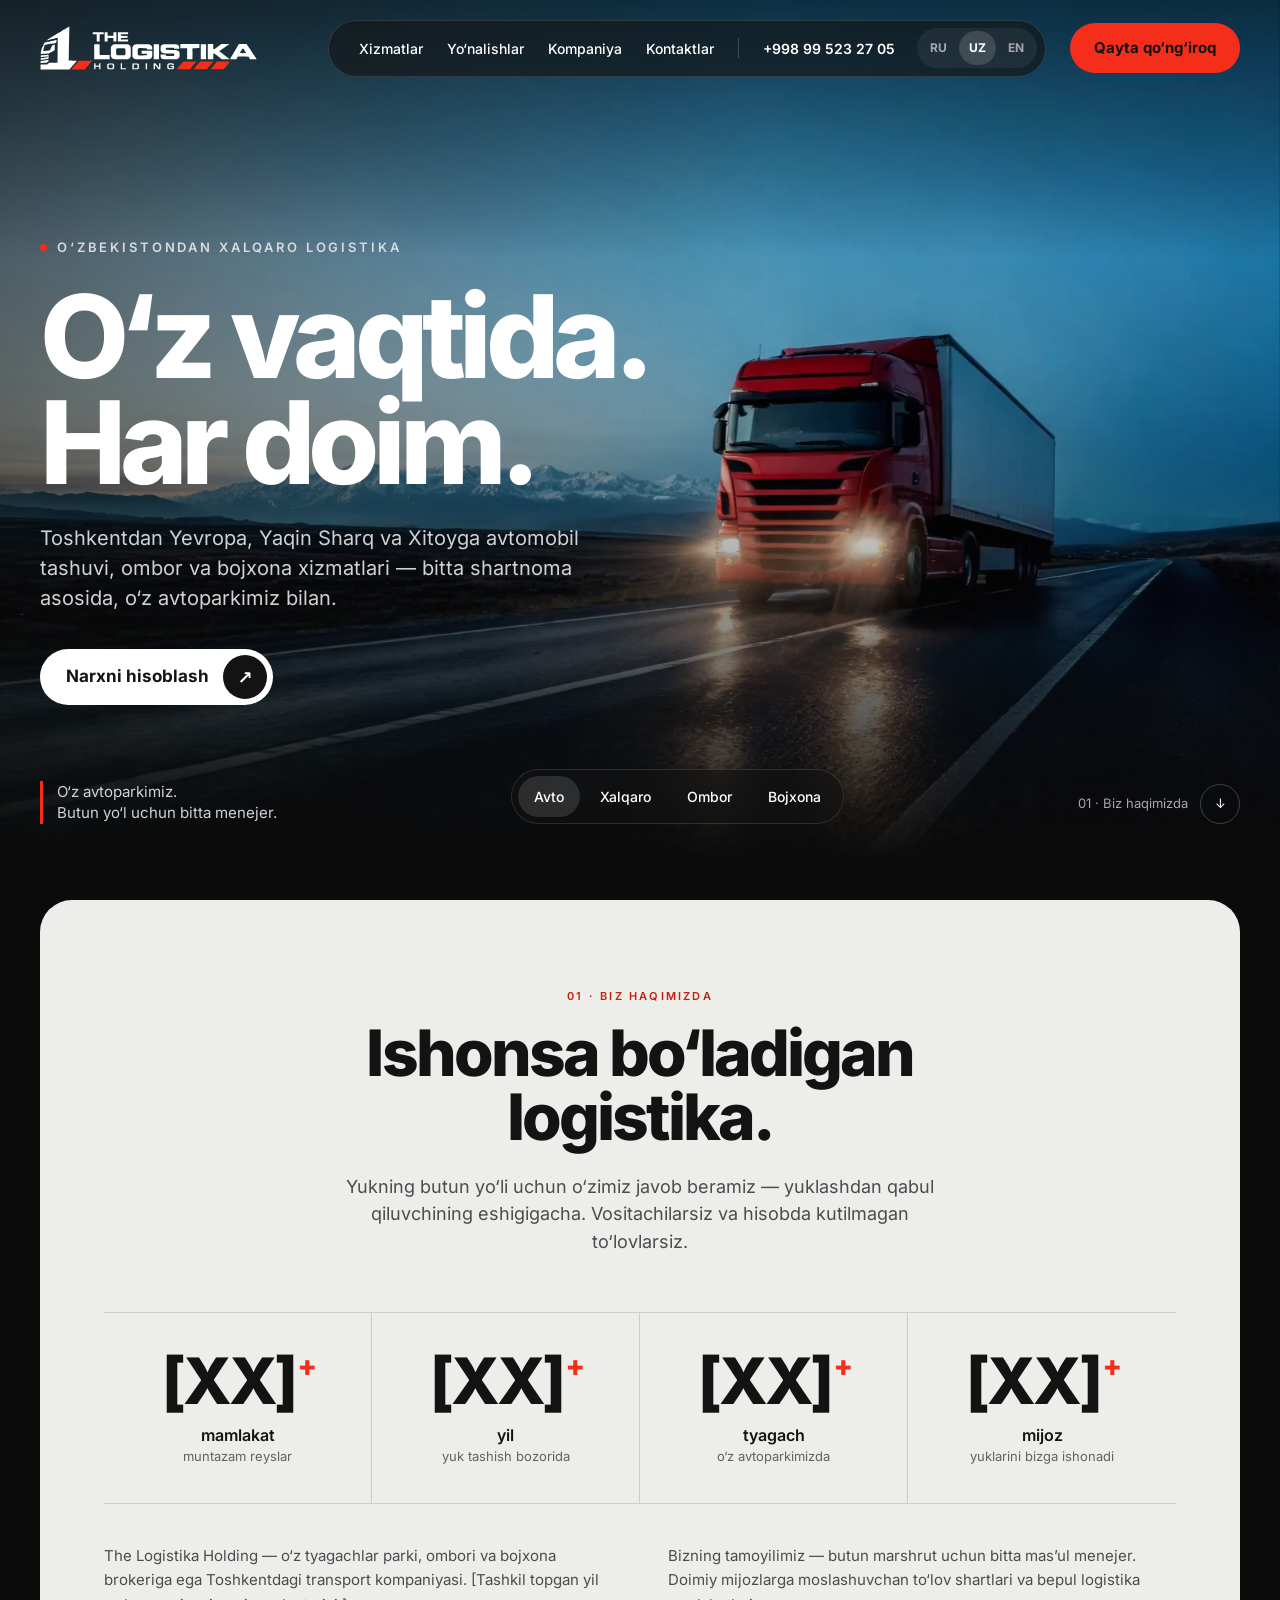
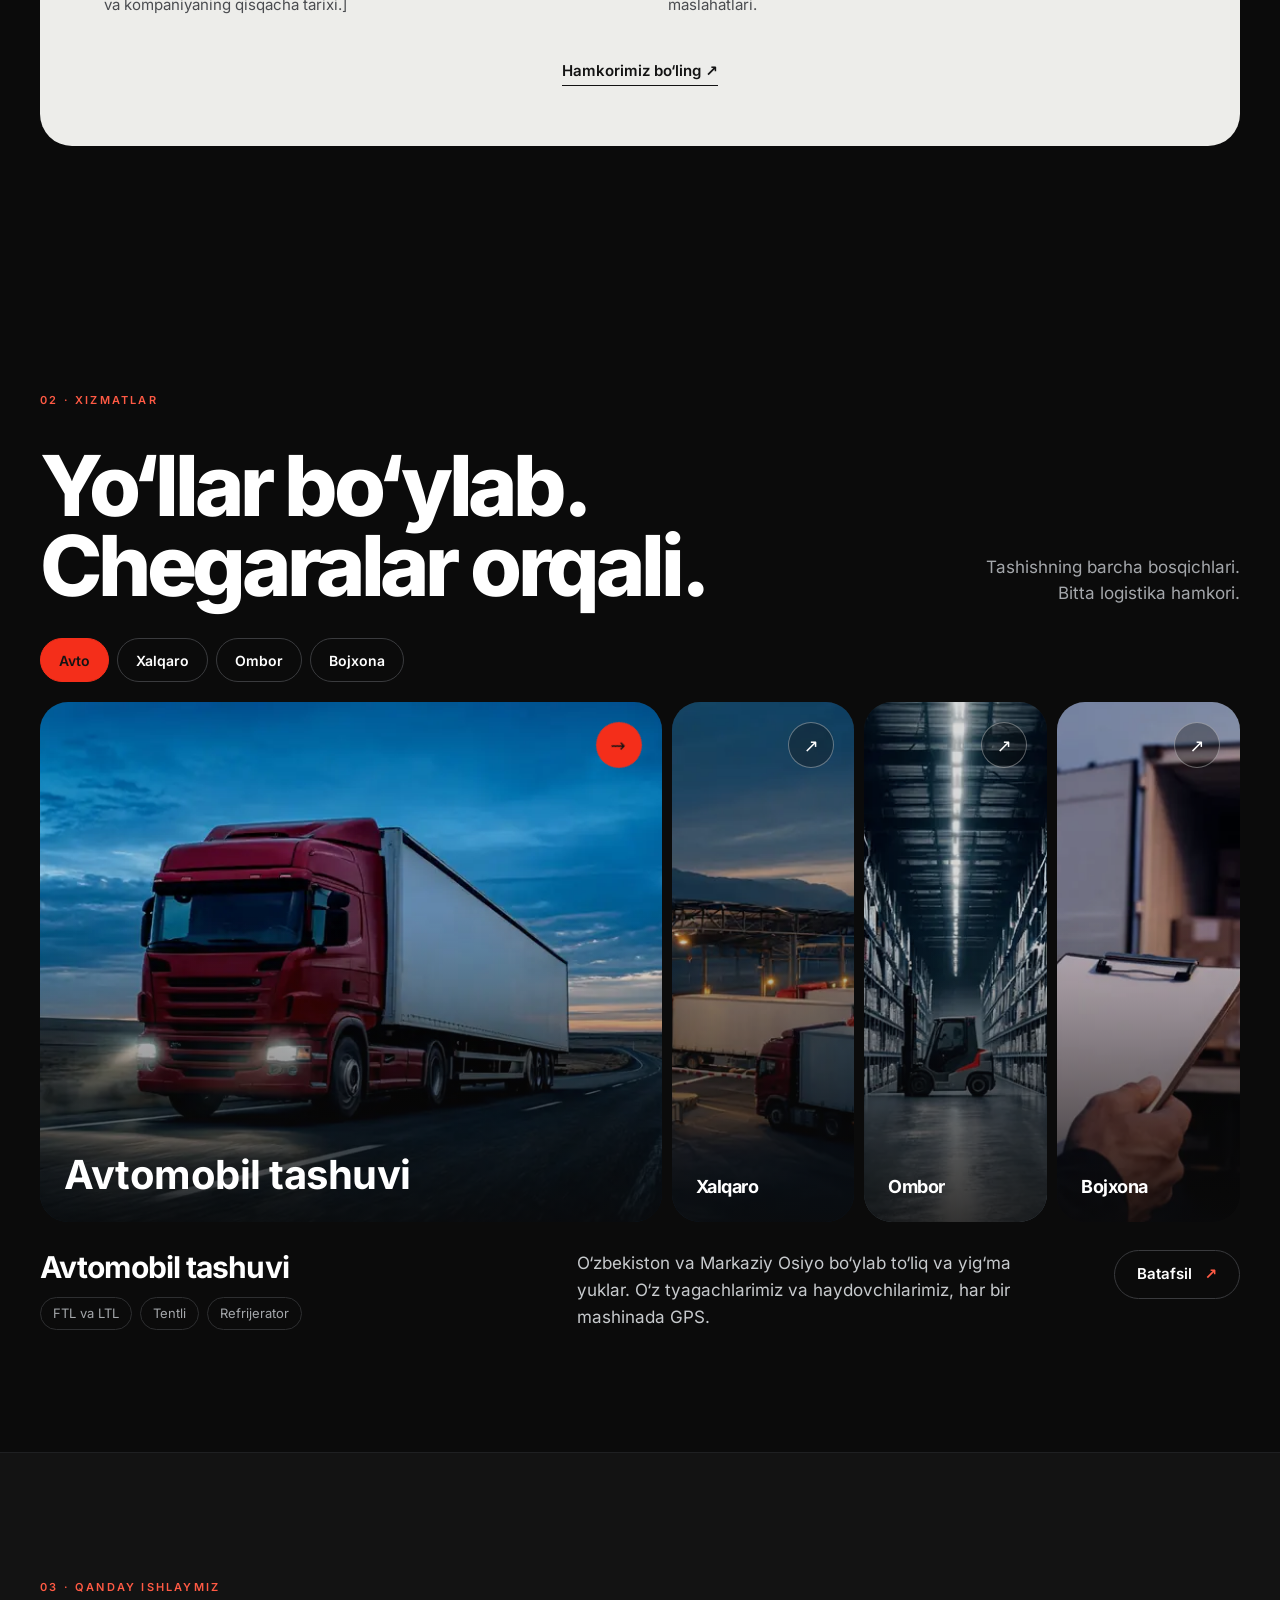
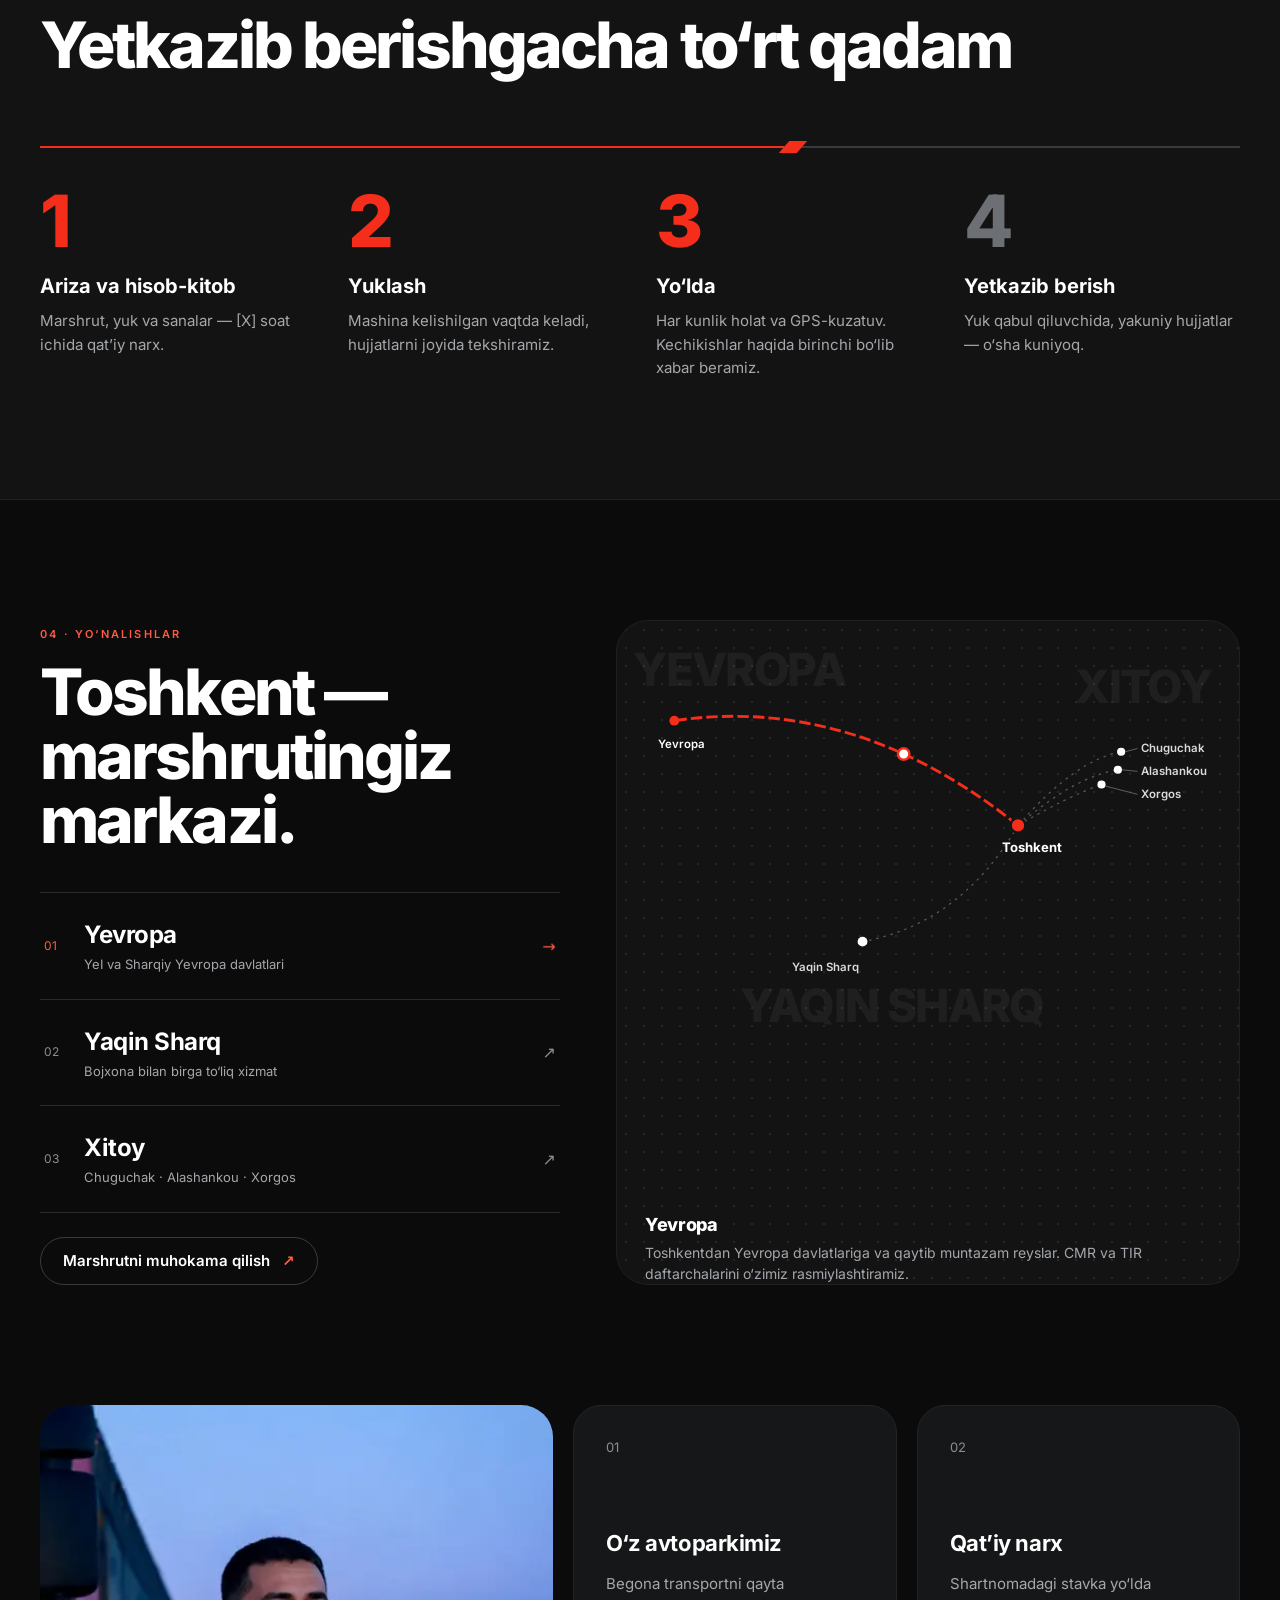
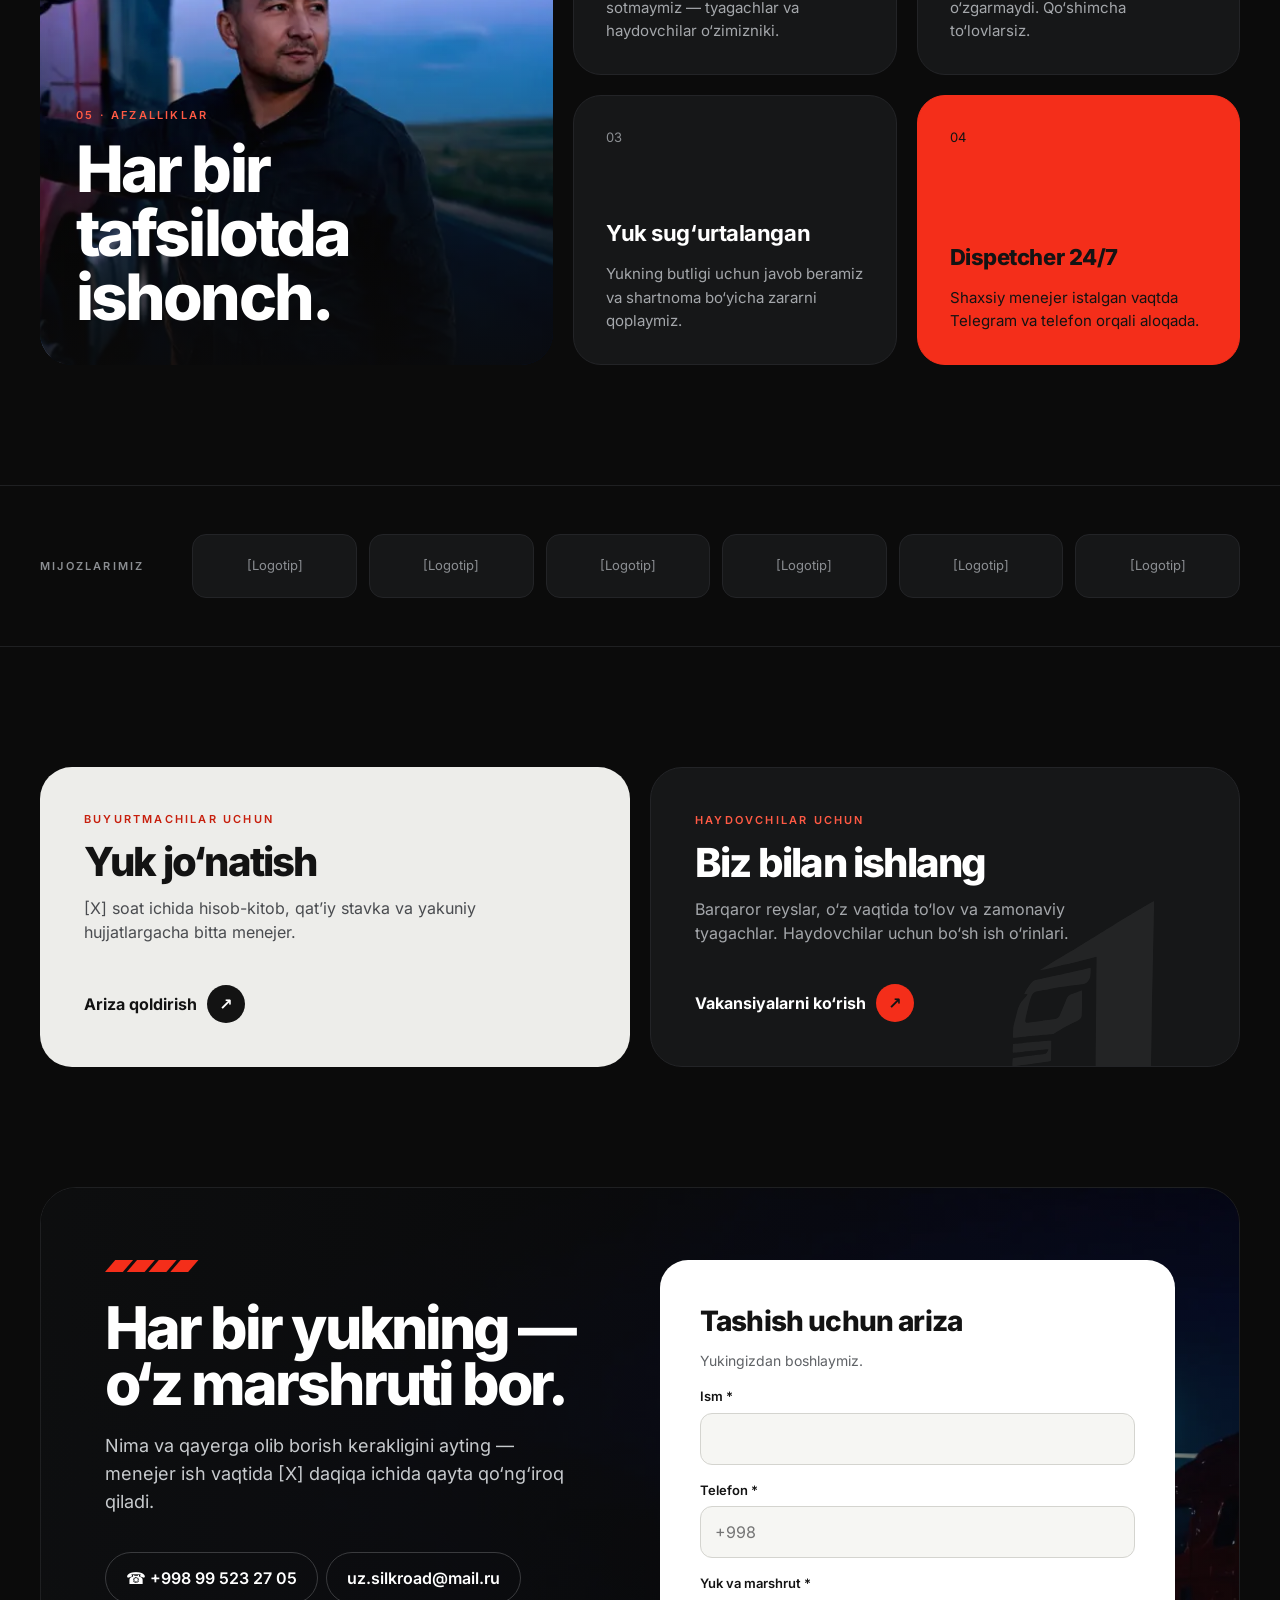
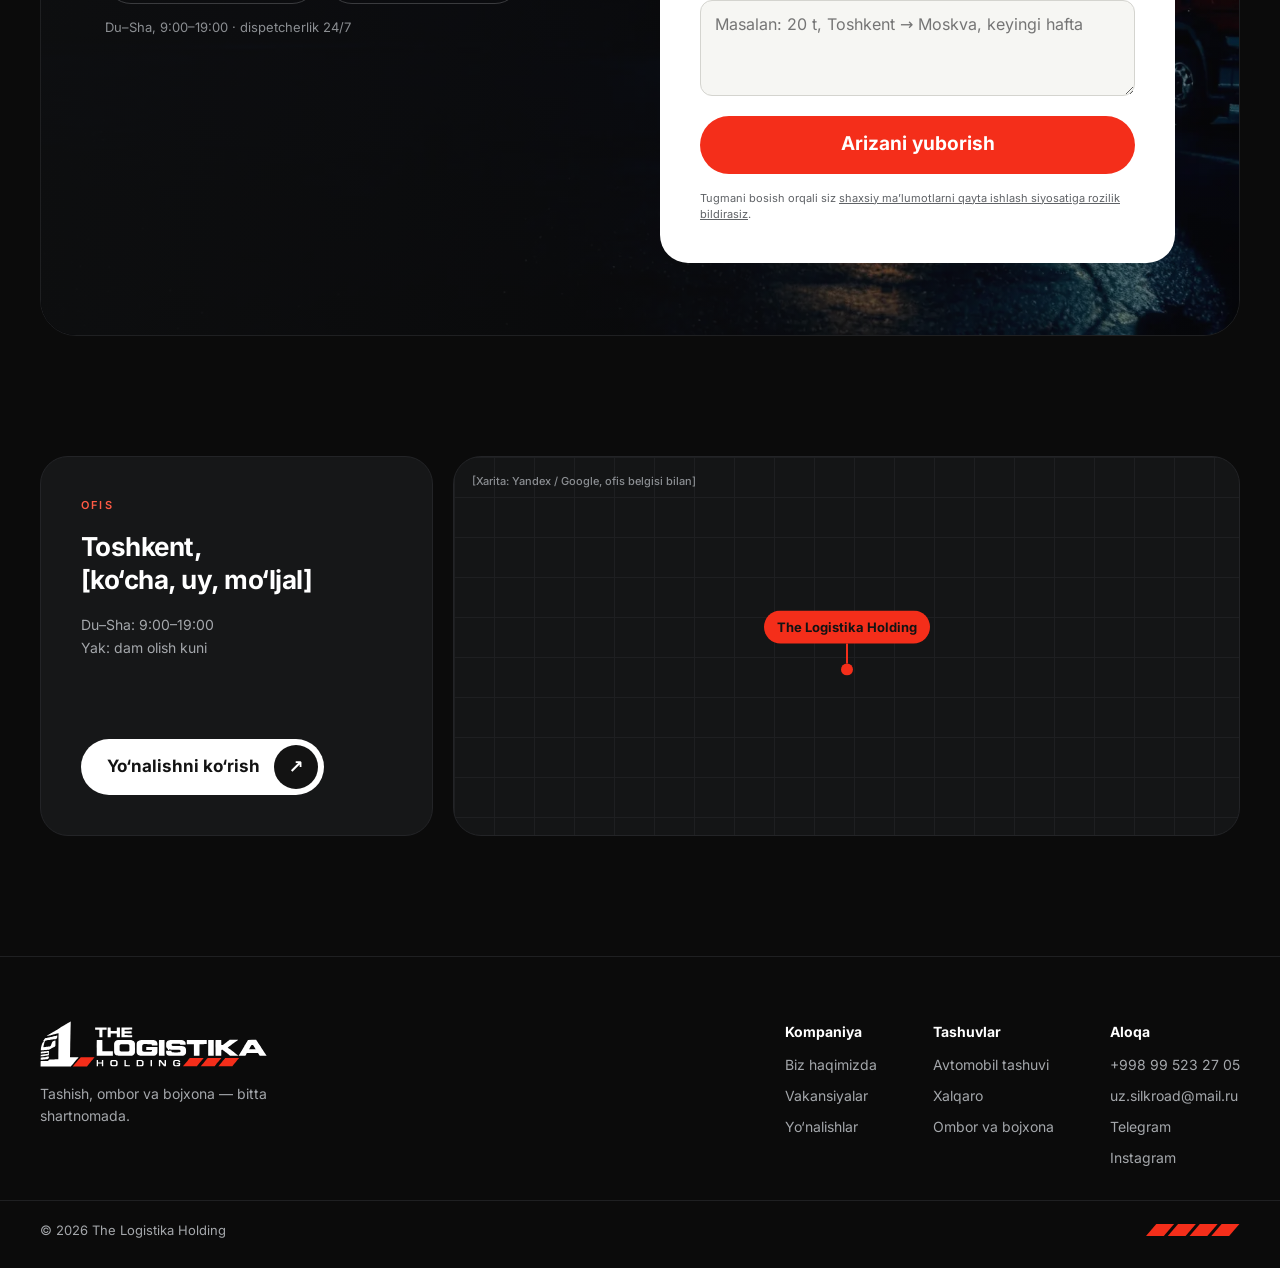
<file: uz/index.html>
<!doctype html>
<html lang="uz" class="no-js">
<head>
  <meta charset="utf-8">
  <meta name="viewport" content="width=device-width, initial-scale=1, viewport-fit=cover">
  <title>Toshkentdan Yevropa, Xitoy va Yaqin Sharqqa yuk tashish — The Logistika Holding</title>
  <meta name="description" content="The Logistika Holding — Toshkentdan Yevropa, Yaqin Sharq va Xitoyga (Xorgos, Alashankou, Chuguchak) avtomobil yuk tashish. Ombor, bojxona, o‘z avtoparki, 24/7 dispetcher. +998 99 523 27 05">
  <meta name="robots" content="index, follow, max-image-preview:large">
  <link rel="canonical" href="https://your-domain.uz/uz/">
  <link rel="alternate" hreflang="ru" href="https://your-domain.uz/">
  <link rel="alternate" hreflang="uz" href="https://your-domain.uz/uz/">
  <link rel="alternate" hreflang="en" href="https://your-domain.uz/en/">
  <link rel="alternate" hreflang="x-default" href="https://your-domain.uz/">

  <meta name="theme-color" content="#0B0B0B">
  <meta name="color-scheme" content="dark">
  <meta name="format-detection" content="telephone=no">

  <!-- Open Graph -->
  <meta property="og:type" content="website">
  <meta property="og:site_name" content="The Logistika Holding">
  <meta property="og:locale" content="uz_UZ">
  <meta property="og:url" content="https://your-domain.uz/uz/">
  <meta property="og:title" content="The Logistika Holding — Toshkentdan yuk tashish. O‘z vaqtida. Har doim.">
  <meta property="og:description" content="Toshkentdan avtomobil tashuvi, ombor va bojxona — bitta shartnoma asosida. O‘z avtoparki, qat’iy narx, 24/7 dispetcher.">
  <meta property="og:image" content="https://your-domain.uz/assets/img/og-image.jpg">
  <meta property="og:image:width" content="1200">
  <meta property="og:image:height" content="630">
  <meta property="og:image:alt" content="The Logistika Holding — O‘z vaqtida. Har doim.">
  <!-- Twitter / X -->
  <meta name="twitter:card" content="summary_large_image">
  <meta name="twitter:title" content="The Logistika Holding — Toshkentdan yuk tashish">
  <meta name="twitter:description" content="Avtomobil tashuvi, ombor va bojxona — bitta shartnomada. O‘z vaqtida. Har doim.">
  <meta name="twitter:image" content="https://your-domain.uz/assets/img/og-image.jpg">

  <!-- Icons & manifest -->
  <link rel="icon" href="/assets/img/favicon.svg" type="image/svg+xml">
  <link rel="apple-touch-icon" href="/assets/img/apple-touch-icon.png">
  <link rel="manifest" href="/site.webmanifest">

  <!-- Performance -->
  <link rel="preload" as="image" href="/assets/img/photos/hero-1920.webp" imagesrcset="/assets/img/photos/hero-960.webp 960w, /assets/img/photos/hero-1920.webp 1920w" imagesizes="100vw" fetchpriority="high">
  <link rel="preload" href="/assets/fonts/inter-cyrillic-wght-normal.woff2" as="font" type="font/woff2" crossorigin>
  <link rel="stylesheet" href="/assets/css/styles.css">
  <script>document.documentElement.classList.replace('no-js','js');</script>
  <script src="/assets/js/main.js" defer></script>

  <!-- Structured data -->
  <script type="application/ld+json">
  {
    "@context": "https://schema.org",
    "@graph": [
      {
        "@type": ["Organization", "LocalBusiness"],
        "@id": "https://your-domain.uz/#organization",
        "name": "The Logistika Holding",
        "url": "https://your-domain.uz/",
        "logo": "https://your-domain.uz/assets/img/icon-512.png",
        "image": "https://your-domain.uz/assets/img/og-image.jpg",
        "description": "Toshkentdan FTL va LTL avtomobil tashuvi, xalqaro tashuvlar, ombor logistikasi va bojxona rasmiylashtiruvi.",
        "telephone": "+998995232705",
        "email": "uz.silkroad@mail.ru",
        "address": {
          "@type": "PostalAddress",
          "streetAddress": "[ko‘cha, uy]",
          "addressLocality": "Toshkent",
          "addressCountry": "UZ"
        },
        "geo": { "@type": "GeoCoordinates", "latitude": 41.2995, "longitude": 69.2401 },
        "openingHoursSpecification": [{
          "@type": "OpeningHoursSpecification",
          "dayOfWeek": ["Monday","Tuesday","Wednesday","Thursday","Friday","Saturday"],
          "opens": "09:00", "closes": "19:00"
        }],
        "areaServed": ["O‘zbekiston","Yevropa","Yaqin Sharq","Xitoy"],
        "knowsLanguage": ["ru","uz","en"],
        "sameAs": []
      },
      {
        "@type": "WebSite",
        "@id": "https://your-domain.uz/#website",
        "url": "https://your-domain.uz/",
        "name": "The Logistika Holding",
        "inLanguage": "uz",
        "publisher": { "@id": "https://your-domain.uz/#organization" }
      }
    ]
  }
  </script>
</head>
<body>
  <a class="skip-link" href="#main">Asosiy mazmunga o‘tish</a>

  <!-- ============ HEADER ============ -->
  <header class="site-header" data-header>
    <div class="site-header__inner">
      <a class="site-header__logo" href="#top" aria-label="The Logistika Holding — bosh sahifa">
        <img src="/assets/img/logo-reversed.svg" alt="The Logistika Holding" width="227" height="46">
      </a>

      <nav class="nav" id="site-nav" aria-label="Asosiy menyu" data-nav>
        <ul class="nav__list">
          <li><a class="nav__link" href="#services">Xizmatlar</a></li>
          <li><a class="nav__link" href="#routes">Yo‘nalishlar</a></li>
          <li><a class="nav__link" href="#about">Kompaniya</a></li>
          <li><a class="nav__link" href="#contact">Kontaktlar</a></li>
        </ul>
        <span class="nav__divider" aria-hidden="true"></span>
        <a class="nav__phone" href="tel:+998995232705">+998 99 523 27 05</a>
        <div class="lang" role="group" aria-label="Sayt tili">
          <a class="lang__item" href="/" hreflang="ru" lang="ru" data-lang="ru">RU</a>
          <a class="lang__item is-active" href="/uz/" hreflang="uz" lang="uz" data-lang="uz" aria-current="page">UZ</a>
          <a class="lang__item" href="/en/" hreflang="en" lang="en" data-lang="en">EN</a>
        </div>
        <a class="btn btn--red nav__mobile-cta" href="#contact">Qayta qo‘ng‘iroq</a>
      </nav>

      <a class="btn btn--red site-header__cta" href="#contact">Qayta qo‘ng‘iroq</a>
      <button class="menu-toggle" type="button" aria-expanded="false" aria-controls="site-nav" data-menu-toggle>
        <span class="menu-toggle__label">Menyu</span>
        <span class="menu-toggle__icon" aria-hidden="true"><i></i><i></i><i></i></span>
      </button>
    </div>
  </header>

  <main id="main">
    <!-- ============ HERO ============ -->
    <section class="hero has-photo" id="top" aria-labelledby="hero-title">
      <div class="hero__media" aria-hidden="true">
        <img class="hero__photo" src="/assets/img/photos/hero-1920.webp" srcset="/assets/img/photos/hero-960.webp 960w, /assets/img/photos/hero-1920.webp 1920w" sizes="100vw" alt="" width="1920" height="1080" fetchpriority="high" decoding="async">
        <svg class="hero__scene" viewBox="0 0 1440 860" preserveAspectRatio="xMidYMid slice">
          <defs><filter id="glow" x="-50%" y="-50%" width="200%" height="200%"><feGaussianBlur stdDeviation="14"/></filter></defs>
          <rect y="0" width="1440" height="470" fill="#2B2F35" opacity=".35"/>
          <path d="M0,470 L260,430 L420,452 L610,410 L760,440 L930,405 L1120,446 L1300,418 L1440,440 L1440,500 L0,500 Z" fill="#17191C"/>
          <polygon points="880,470 940,470 1440,860 330,860" fill="#141517"/>
          <polygon points="906,470 914,470 980,860 850,860" fill="#2C2F33" opacity=".7"/>
          <g class="hero__lanes" fill="#EDEDEA" opacity=".55">
            <polygon points="909,500 911,500 913,520 907,520"/><polygon points="912,560 916,560 920,600 910,600"/><polygon points="918,650 926,650 934,720 916,720"/><polygon points="930,780 944,780 956,860 930,860"/>
          </g>
          <g class="hero__lights">
            <circle cx="895" cy="476" r="16" fill="#F6E7C8" opacity=".55" filter="url(#glow)"/>
            <circle cx="925" cy="476" r="16" fill="#F6E7C8" opacity=".55" filter="url(#glow)"/>
            <circle cx="895" cy="476" r="3" fill="#FFF6E6"/><circle cx="925" cy="476" r="3" fill="#FFF6E6"/>
          </g>
        </svg>
        <div class="hero__shade"></div>
      </div>

      <div class="container hero__content">
        <p class="eyebrow hero__eyebrow" data-hero-in><span class="dot" aria-hidden="true"></span>O‘zbekistondan xalqaro logistika</p>
        <h1 class="hero__title" id="hero-title"><span class="line" data-hero-in>O‘z vaqtida.</span> <span class="line" data-hero-in>Har doim.</span></h1>
        <p class="hero__lead" data-hero-in>Toshkentdan Yevropa, Yaqin Sharq va Xitoyga avtomobil tashuvi, ombor va bojxona xizmatlari — bitta shartnoma asosida, o‘z avtoparkimiz bilan.</p>
        <div class="hero__actions" data-hero-in>
          <a class="btn-pill btn-pill--light" href="#contact">Narxni hisoblash <span class="btn-pill__icon" aria-hidden="true">↗</span></a>
        </div>
      </div>

      <div class="container hero__bottom" data-hero-in>
        <p class="hero__note">O‘z avtoparkimiz.<br>Butun yo‘l uchun bitta menejer.</p>
        <ul class="hero__modes" aria-label="Xizmat turlari">
          <li><a class="is-active" href="#services" data-service-link="0">Avto</a></li>
          <li><a href="#services" data-service-link="1">Xalqaro</a></li>
          <li><a href="#services" data-service-link="2">Ombor</a></li>
          <li><a href="#services" data-service-link="3">Bojxona</a></li>
        </ul>
        <a class="hero__scroll" href="#about">01 · Biz haqimizda <span aria-hidden="true">↓</span></a>
      </div>
    </section>

    <!-- ============ 01 ABOUT ============ -->
    <section class="section about" id="about" aria-labelledby="about-title">
      <div class="about__panel" data-reveal>
        <p class="eyebrow eyebrow--dark eyebrow--center">01 · Biz haqimizda</p>
        <h2 class="h2 about__title" id="about-title">Ishonsa bo‘ladigan<br>logistika.</h2>
        <p class="about__lead">Yukning butun yo‘li uchun o‘zimiz javob beramiz — yuklashdan qabul qiluvchining eshigigacha. Vositachilarsiz va hisobda kutilmagan to‘lovlarsiz.</p>
        <dl class="stats">
          <div class="stats__item" data-reveal><dt class="visually-hidden">Mamlakatlar</dt><dd><span class="stats__num"><span data-count="">[XX]</span><sup>+</sup></span><span class="stats__label">mamlakat</span><span class="stats__sub">muntazam reyslar</span></dd></div>
          <div class="stats__item" data-reveal><dt class="visually-hidden">Tajriba</dt><dd><span class="stats__num"><span data-count="">[XX]</span><sup>+</sup></span><span class="stats__label">yil</span><span class="stats__sub">yuk tashish bozorida</span></dd></div>
          <div class="stats__item" data-reveal><dt class="visually-hidden">Avtopark</dt><dd><span class="stats__num"><span data-count="">[XX]</span><sup>+</sup></span><span class="stats__label">tyagach</span><span class="stats__sub">o‘z avtoparkimizda</span></dd></div>
          <div class="stats__item" data-reveal><dt class="visually-hidden">Mijozlar</dt><dd><span class="stats__num"><span data-count="">[XX]</span><sup>+</sup></span><span class="stats__label">mijoz</span><span class="stats__sub">yuklarini bizga ishonadi</span></dd></div>
        </dl>
        <div class="about__text">
          <p>The Logistika Holding — o‘z tyagachlar parki, ombori va bojxona brokeriga ega Toshkentdagi transport kompaniyasi. [Tashkil topgan yil va kompaniyaning qisqacha tarixi.]</p>
          <p>Bizning tamoyilimiz — butun marshrut uchun bitta mas’ul menejer. Doimiy mijozlarga moslashuvchan to‘lov shartlari va bepul logistika maslahatlari.</p>
        </div>
        <p class="about__link"><a href="#split">Hamkorimiz bo‘ling ↗</a></p>
      </div>
    </section>

    <!-- ============ 02 SERVICES ============ -->
    <section class="section container services" id="services" aria-labelledby="services-title">
      <p class="eyebrow" data-reveal>02 · Xizmatlar</p>
      <div class="section-head" data-reveal>
        <h2 class="h2 h2--xl" id="services-title">Yo‘llar bo‘ylab.<br>Chegaralar orqali.</h2>
        <p class="section-head__aside">Tashishning barcha bosqichlari.<br>Bitta logistika hamkori.</p>
      </div>

      <div class="tabs" role="tablist" aria-label="Xizmatlar" data-reveal>
        <button class="tab is-active" type="button" role="tab" id="tab-0" aria-selected="true" aria-controls="panel-0" data-tab="0">Avto</button>
        <button class="tab" type="button" role="tab" id="tab-1" aria-selected="false" aria-controls="panel-1" tabindex="-1" data-tab="1">Xalqaro</button>
        <button class="tab" type="button" role="tab" id="tab-2" aria-selected="false" aria-controls="panel-2" tabindex="-1" data-tab="2">Ombor</button>
        <button class="tab" type="button" role="tab" id="tab-3" aria-selected="false" aria-controls="panel-3" tabindex="-1" data-tab="3">Bojxona</button>
      </div>

      <div class="cards" aria-hidden="true" data-reveal>
        <div class="card is-active" data-card="0" style="--bg: radial-gradient(ellipse at 60% 35%, #3B4046 0%, #1C1E21 55%, #0E0F10 100%)">
          <img class="card__img" src="/assets/img/photos/road-1920.webp" srcset="/assets/img/photos/road-960.webp 960w, /assets/img/photos/road-1920.webp 1920w" sizes="(min-width: 960px) 60vw, 100vw" alt="Kechki payt trassada oq yarim tirkamali qizil tyagach" width="1920" height="1080" loading="lazy" decoding="async">
          <span class="card__dot">↗</span>
          <span class="card__label"><span class="card__full">Avtomobil tashuvi</span><span class="card__short">Avto</span></span>
        </div>
        <div class="card" data-card="1" style="--bg: radial-gradient(ellipse at 45% 30%, #3A3B42 0%, #1C1C21 55%, #0E0E10 100%)">
          <img class="card__img" src="/assets/img/photos/border-1920.webp" srcset="/assets/img/photos/border-960.webp 960w, /assets/img/photos/border-1920.webp 1920w" sizes="(min-width: 960px) 60vw, 100vw" alt="Tog‘ etagidagi chegara o‘tish punktida yuk mashinalari" width="1920" height="1080" loading="lazy" decoding="async">
          <span class="card__dot">↗</span>
          <span class="card__label"><span class="card__full">Xalqaro tashuvlar</span><span class="card__short">Xalqaro</span></span>
        </div>
        <div class="card" data-card="2" style="--bg: radial-gradient(ellipse at 50% 40%, #3A3D3C 0%, #1B1D1C 55%, #0E0F0F 100%)">
          <img class="card__img" src="/assets/img/photos/warehouse-1920.webp" srcset="/assets/img/photos/warehouse-960.webp 960w, /assets/img/photos/warehouse-1920.webp 1920w" sizes="(min-width: 960px) 60vw, 100vw" alt="Ombor stellajlari va yuklagich" width="1920" height="1080" loading="lazy" decoding="async">
          <span class="card__dot">↗</span>
          <span class="card__label"><span class="card__full">Ombor logistikasi</span><span class="card__short">Ombor</span></span>
        </div>
        <div class="card" data-card="3" style="--bg: radial-gradient(ellipse at 55% 35%, #403B3A 0%, #1E1C1B 55%, #100E0E 100%)">
          <img class="card__img" src="/assets/img/photos/customs-1920.webp" srcset="/assets/img/photos/customs-960.webp 960w, /assets/img/photos/customs-1920.webp 1920w" sizes="(min-width: 960px) 60vw, 100vw" alt="Ochiq yarim tirkama yonida hujjatlar bilan bojxona brokeri" width="1920" height="1080" loading="lazy" decoding="async">
          <span class="card__dot">↗</span>
          <span class="card__label"><span class="card__full">Bojxona rasmiylashtiruvi</span><span class="card__short">Bojxona</span></span>
        </div>
      </div>

      <div class="service-panels">
        <article class="service-panel is-active" role="tabpanel" id="panel-0" aria-labelledby="tab-0">
          <div class="service-panel__head"><h3 class="h3">Avtomobil tashuvi</h3><ul class="chips"><li>FTL va LTL</li><li>Tentli</li><li>Refrijerator</li></ul></div>
          <p>O‘zbekiston va Markaziy Osiyo bo‘ylab to‘liq va yig‘ma yuklar. O‘z tyagachlarimiz va haydovchilarimiz, har bir mashinada GPS.</p>
          <a class="btn-outline" href="#contact">Batafsil <span aria-hidden="true">↗</span></a>
        </article>
        <article class="service-panel" role="tabpanel" id="panel-1" aria-labelledby="tab-1" hidden>
          <div class="service-panel__head"><h3 class="h3">Xalqaro tashuvlar</h3><ul class="chips"><li>Yevropa</li><li>Yaqin Sharq</li><li>Xitoy</li></ul></div>
          <p>Toshkentdan Yevropa, Yaqin Sharq va Xitoyga muntazam marshrutlar — Chuguchak, Alashankou va Xorgos chegara o‘tish punktlari orqali. TIR daftarchalari va CMR’ni o‘zimiz rasmiylashtiramiz.</p>
          <a class="btn-outline" href="#contact">Batafsil <span aria-hidden="true">↗</span></a>
        </article>
        <article class="service-panel" role="tabpanel" id="panel-2" aria-labelledby="tab-2" hidden>
          <div class="service-panel__head"><h3 class="h3">Ombor logistikasi</h3><ul class="chips"><li>Saqlash</li><li>Kross-doking</li><li>Komplektatsiya</li></ul></div>
          <p>Toshkentdagi ombor: saqlash, kross-doking, komplektatsiya va qadoqlash. Qoldiqlar onlayn ko‘rinadi.</p>
          <a class="btn-outline" href="#contact">Batafsil <span aria-hidden="true">↗</span></a>
        </article>
        <article class="service-panel" role="tabpanel" id="panel-3" aria-labelledby="tab-3" hidden>
          <div class="service-panel__head"><h3 class="h3">Bojxona rasmiylashtiruvi</h3><ul class="chips"><li>Deklaratsiyalar</li><li>Sertifikatlar</li><li>Broker</li></ul></div>
          <p>Deklaratsiya, sertifikatlash va chegarada broker — yuk turib qolmaydi, hujjatlar oldindan tayyor.</p>
          <a class="btn-outline" href="#contact">Batafsil <span aria-hidden="true">↗</span></a>
        </article>
      </div>
    </section>

    <!-- ============ 03 PROCESS ============ -->
    <section class="process" aria-labelledby="process-title">
      <div class="container section">
        <p class="eyebrow" data-reveal>03 · Qanday ishlaymiz</p>
        <h2 class="h2" id="process-title" data-reveal>Yetkazib berishgacha to‘rt qadam</h2>
        <div class="process__track" aria-hidden="true" data-reveal><span class="process__fill"></span><span class="process__marker"></span></div>
        <ol class="steps">
          <li class="step" data-reveal><span class="step__num">1</span><h3 class="step__title">Ariza va hisob-kitob</h3><p>Marshrut, yuk va sanalar — [X] soat ichida qat’iy narx.</p></li>
          <li class="step" data-reveal><span class="step__num">2</span><h3 class="step__title">Yuklash</h3><p>Mashina kelishilgan vaqtda keladi, hujjatlarni joyida tekshiramiz.</p></li>
          <li class="step" data-reveal><span class="step__num">3</span><h3 class="step__title">Yo‘lda</h3><p>Har kunlik holat va GPS-kuzatuv. Kechikishlar haqida birinchi bo‘lib xabar beramiz.</p></li>
          <li class="step step--last" data-reveal><span class="step__num">4</span><h3 class="step__title">Yetkazib berish</h3><p>Yuk qabul qiluvchida, yakuniy hujjatlar — o‘sha kuniyoq.</p></li>
        </ol>
      </div>
    </section>

    <!-- ============ 04 ROUTES ============ -->
    <section class="section container routes" id="routes" aria-labelledby="routes-title">
      <div class="routes__list">
        <p class="eyebrow" data-reveal>04 · Yo‘nalishlar</p>
        <h2 class="h2" id="routes-title" data-reveal>Toshkent — marshrutingiz<br>markazi.</h2>
        <div class="route-rows" role="tablist" aria-label="Xaritadagi yo‘nalishlar" data-route-list>
          <button class="route-row is-active" type="button" role="tab" aria-selected="true" aria-controls="route-info" data-route="eu" data-title="Yevropa" data-text="Toshkentdan Yevropa davlatlariga va qaytib muntazam reyslar. CMR va TIR daftarchalarini o‘zimiz rasmiylashtiramiz." data-reveal>
            <span class="route-row__n">01</span>
            <span class="route-row__body"><span class="route-row__name">Yevropa</span><span class="route-row__sub">YeI va Sharqiy Yevropa davlatlari</span></span>
            <span class="route-row__arrow" aria-hidden="true">↗</span>
          </button>
          <button class="route-row" type="button" role="tab" aria-selected="false" aria-controls="route-info" tabindex="-1" data-route="me" data-title="Yaqin Sharq" data-text="Yaqin Sharq davlatlariga va qaytib tashuvlar — bojxona rasmiylashtiruvi bilan birga, to‘liq xizmat." data-reveal>
            <span class="route-row__n">02</span>
            <span class="route-row__body"><span class="route-row__name">Yaqin Sharq</span><span class="route-row__sub">Bojxona bilan birga to‘liq xizmat</span></span>
            <span class="route-row__arrow" aria-hidden="true">↗</span>
          </button>
          <button class="route-row" type="button" role="tab" aria-selected="false" aria-controls="route-info" tabindex="-1" data-route="cn" data-title="Xitoy — Chuguchak, Alashankou, Xorgos" data-text="Chuguchak, Alashankou va Xorgos chegara o‘tish punktlari orqali: Xitoydan O‘zbekistonga konsolidatsiya va to‘g‘ridan-to‘g‘ri reyslar." data-reveal>
            <span class="route-row__n">03</span>
            <span class="route-row__body"><span class="route-row__name">Xitoy</span><span class="route-row__sub">Chuguchak · Alashankou · Xorgos</span></span>
            <span class="route-row__arrow" aria-hidden="true">↗</span>
          </button>
        </div>
        <a class="btn-outline routes__cta" href="#contact" data-reveal>Marshrutni muhokama qilish <span aria-hidden="true">↗</span></a>
      </div>

      <figure class="map" data-reveal data-map>
        <svg class="map__svg" viewBox="0 0 760 520" role="img" aria-labelledby="map-title">
          <title id="map-title">Toshkentdan yo‘nalishlar xaritasi: Yevropa, Yaqin Sharq va Xitoy — Chuguchak, Alashankou va Xorgos chegara o‘tish punktlari orqali</title>
          <g class="map__regions" font-family="Inter, Arial, sans-serif" font-weight="800" fill="#FFFFFF" opacity=".05" font-size="56" letter-spacing="-2">
            <text x="20" y="70">YEVROPA</text><text x="150" y="480">YAQIN SHARQ</text><text x="560" y="90">XITOY</text>
          </g>
          <!-- routes: one group per region -->
          <g class="map__route" data-route-path="eu">
            <path class="map__line" d="M490,240 Q290,80 70,112"/>
          </g>
          <g class="map__route" data-route-path="me">
            <path class="map__line" d="M490,240 Q420,360 300,382"/>
          </g>
          <g class="map__route" data-route-path="cn">
            <path class="map__line" d="M490,240 Q560,160 616,150"/>
            <path class="map__line" d="M490,240 Q560,180 612,172"/>
            <path class="map__line" d="M490,240 Q550,205 592,190"/>
          </g>
          <!-- points -->
          <g font-family="Inter, Arial, sans-serif" font-size="14" font-weight="600" fill="#D9DADB">
            <g class="map__point" data-route-point="eu"><circle cx="70" cy="112" r="6"/><text x="50" y="146">Yevropa</text></g>
            <g class="map__point" data-route-point="me"><circle cx="300" cy="382" r="6"/><text x="214" y="418">Yaqin Sharq</text></g>
            <g class="map__point" data-route-point="cn">
              <circle cx="616" cy="150" r="5"/><circle cx="612" cy="172" r="5"/><circle cx="592" cy="190" r="5"/>
              <g class="map__detail">
                <line x1="621" y1="150" x2="636" y2="146" stroke="#6C6F73"/><text x="640" y="150">Chuguchak</text>
                <line x1="617" y1="172" x2="636" y2="174" stroke="#6C6F73"/><text x="640" y="178">Alashankou</text>
                <line x1="597" y1="192" x2="636" y2="202" stroke="#6C6F73"/><text x="640" y="206">Xorgos</text>
              </g>
              <text class="map__compact" x="590" y="132">Xitoy</text>
            </g>
          </g>
          <circle class="map__pulse" cx="490" cy="240" r="10" fill="#F42E1A"/>
          <circle cx="490" cy="240" r="9" fill="#F42E1A" stroke="#131313" stroke-width="3"/>
          <text class="map__hub" x="470" y="272" font-family="Inter, Arial, sans-serif" font-size="16" font-weight="700" fill="#FFFFFF">Toshkent</text>
          <circle class="map__truck" r="7" fill="#FFFFFF" stroke="#F42E1A" stroke-width="3" cx="490" cy="240" data-map-truck/>
        </svg>

        <div class="map__info" id="route-info" role="tabpanel" aria-live="polite" data-route-info>
          <p class="map__info-title" data-route-title>Yevropa</p>
          <p class="map__info-text" data-route-text>Toshkentdan Yevropa davlatlariga va qaytib muntazam reyslar. CMR va TIR daftarchalarini o‘zimiz rasmiylashtiramiz.</p>
        </div>

      </figure>
    </section>

    <!-- ============ 05 WHY ============ -->
    <section class="section container why" aria-labelledby="why-title">
      <div class="why__photo" data-reveal>
        <img class="why__img" src="/assets/img/photos/driver-1920.webp" srcset="/assets/img/photos/driver-960.webp 960w, /assets/img/photos/driver-1920.webp 1920w" sizes="(min-width: 960px) 40vw, 100vw" alt="Qizil tyagach yonidagi The Logistika Holding haydovchisi" width="1920" height="1080" loading="lazy" decoding="async">
        <div class="why__caption">
          <p class="eyebrow">05 · Afzalliklar</p>
          <h2 class="h2" id="why-title">Har bir<br>tafsilotda ishonch.</h2>
        </div>
      </div>
      <ul class="why__grid">
        <li class="feature" data-reveal><span class="feature__n">01</span><h3 class="feature__title">O‘z avtoparkimiz</h3><p>Begona transportni qayta sotmaymiz — tyagachlar va haydovchilar o‘zimizniki.</p></li>
        <li class="feature" data-reveal><span class="feature__n">02</span><h3 class="feature__title">Qat’iy narx</h3><p>Shartnomadagi stavka yo‘lda o‘zgarmaydi. Qo‘shimcha to‘lovlarsiz.</p></li>
        <li class="feature" data-reveal><span class="feature__n">03</span><h3 class="feature__title">Yuk sug‘urtalangan</h3><p>Yukning butligi uchun javob beramiz va shartnoma bo‘yicha zararni qoplaymiz.</p></li>
        <li class="feature feature--red" data-reveal><span class="feature__n">04</span><h3 class="feature__title">Dispetcher 24/7</h3><p>Shaxsiy menejer istalgan vaqtda Telegram va telefon orqali aloqada.</p></li>
      </ul>
    </section>

    <!-- ============ CLIENTS ============ -->
    <section class="clients" aria-labelledby="clients-title">
      <div class="container clients__inner">
        <h2 class="eyebrow eyebrow--muted" id="clients-title">Mijozlarimiz</h2>
        <ul class="clients__logos">
          <li data-reveal>[Logotip]</li><li data-reveal>[Logotip]</li><li data-reveal>[Logotip]</li>
          <li data-reveal>[Logotip]</li><li data-reveal>[Logotip]</li><li data-reveal>[Logotip]</li>
        </ul>
      </div>
    </section>

    <!-- ============ SPLIT ============ -->
    <section class="section container split" id="split" aria-label="Buyurtmachilar va haydovchilar uchun">
      <a class="split__card split__card--light" href="#contact" data-reveal>
        <span class="eyebrow eyebrow--dark">Buyurtmachilar uchun</span>
        <span class="split__title">Yuk jo‘natish</span>
        <span class="split__text">[X] soat ichida hisob-kitob, qat’iy stavka va yakuniy hujjatlargacha bitta menejer.</span>
        <span class="split__cta">Ariza qoldirish <span class="split__icon" aria-hidden="true">↗</span></span>
      </a>
      <a class="split__card split__card--dark" href="#contact" data-reveal>
        <img class="split__symbol" src="/assets/img/symbol-white.svg" alt="" width="260" height="218" loading="lazy">
        <span class="eyebrow">Haydovchilar uchun</span>
        <span class="split__title">Biz bilan ishlang</span>
        <span class="split__text">Barqaror reyslar, o‘z vaqtida to‘lov va zamonaviy tyagachlar. Haydovchilar uchun bo‘sh ish o‘rinlari.</span>
        <span class="split__cta">Vakansiyalarni ko‘rish <span class="split__icon split__icon--red" aria-hidden="true">↗</span></span>
      </a>
    </section>

    <!-- ============ CONTACT ============ -->
    <section class="container contact" id="contact" aria-labelledby="contact-title">
      <div class="contact__box" data-reveal>
        <img class="contact__bg" src="/assets/img/photos/dock-1920.webp" srcset="/assets/img/photos/dock-960.webp 960w, /assets/img/photos/dock-1920.webp 1920w" sizes="100vw" alt="" width="1920" height="1080" loading="lazy" decoding="async">
        <span class="contact__shade" aria-hidden="true"></span>
        <div class="contact__intro">
          <svg class="stripes" width="94" height="12" viewBox="0 0 95 12" aria-hidden="true"><polygon points="10.4,0 28.4,0 18,12 0,12"/><polygon points="32.4,0 50.4,0 40,12 22,12"/><polygon points="54.4,0 72.4,0 62,12 44,12"/><polygon points="76.4,0 94.4,0 84,12 66,12"/></svg>
          <h2 class="h2 h2--xl" id="contact-title">Har bir yukning&nbsp;—<br>o‘z marshruti bor.</h2>
          <p class="contact__lead">Nima va qayerga olib borish kerakligini ayting — menejer ish vaqtida [X] daqiqa ichida qayta qo‘ng‘iroq qiladi.</p>
          <div class="contact__pills">
            <a class="pill-link" href="tel:+998995232705">☎ +998 99 523 27 05</a>
            <a class="pill-link" href="mailto:uz.silkroad@mail.ru">uz.silkroad@mail.ru</a>
          </div>
          <p class="contact__hours">Du–Sha, 9:00–19:00 · dispetcherlik 24/7</p>
        </div>

        <form class="quote" data-quote-form novalidate>
          <h3 class="quote__title">Tashish uchun ariza</h3>
          <p class="quote__sub">Yukingizdan boshlaymiz.</p>
          <div class="field">
            <label for="q-name">Ism *</label>
            <input id="q-name" name="name" type="text" autocomplete="name" required>
            <span class="field__err">Ismingizni kiriting</span>
          </div>
          <div class="field">
            <label for="q-phone">Telefon *</label>
            <input id="q-phone" name="phone" type="tel" inputmode="tel" autocomplete="tel" placeholder="+998" required pattern="[+0-9 ()\-]{9,}">
            <span class="field__err">Telefon raqamingizni kiriting</span>
          </div>
          <div class="field">
            <label for="q-cargo">Yuk va marshrut *</label>
            <textarea id="q-cargo" name="cargo" rows="3" placeholder="Masalan: 20 t, Toshkent → Moskva, keyingi hafta" required></textarea>
            <span class="field__err">Yuk va marshrutni yozing</span>
          </div>
          <!-- honeypot (anti-spam) -->
          <div class="visually-hidden" aria-hidden="true"><label for="q-web">Bo‘sh qoldiring</label><input id="q-web" name="website" type="text" tabindex="-1" autocomplete="off"></div>
          <button class="quote__submit" type="submit"><span>Arizani yuborish</span></button>
          <p class="quote__legal">Tugmani bosish orqali siz <a href="#">shaxsiy ma’lumotlarni qayta ishlash siyosatiga rozilik bildirasiz</a>.</p>
          <div class="quote__success" role="status" aria-live="polite" hidden>
            <strong>Rahmat! Ariza yuborildi.</strong>
            <span>Menejer tez orada siz bilan bog‘lanadi.</span>
          </div>
        </form>
      </div>
    </section>

    <!-- ============ OFFICE ============ -->
    <section class="section container office" aria-labelledby="office-title">
      <div class="office__card" data-reveal>
        <p class="eyebrow">Ofis</p>
        <h2 class="office__addr" id="office-title">Toshkent,<br>[ko‘cha, uy, mo‘ljal]</h2>
        <p class="office__hours">Du–Sha: 9:00–19:00<br>Yak: dam olish kuni</p>
        <a class="btn-pill btn-pill--light office__btn" href="https://yandex.uz/maps/?text=Toshkent" target="_blank" rel="noopener">Yo‘nalishni ko‘rish <span class="btn-pill__icon" aria-hidden="true">↗</span></a>
      </div>
      <div class="office__map" data-reveal>
        <span class="ph-note">[Xarita: Yandex / Google, ofis belgisi bilan]</span>
        <div class="pin" aria-hidden="true"><span class="pin__label">The Logistika Holding</span><span class="pin__stem"></span><span class="pin__dot"></span></div>
      </div>
    </section>
  </main>

  <!-- ============ FOOTER ============ -->
  <footer class="footer">
    <div class="container footer__top">
      <div class="footer__brand">
        <img src="/assets/img/logo-reversed.svg" alt="The Logistika Holding" width="227" height="46" loading="lazy">
        <p>Tashish, ombor va bojxona — bitta shartnomada.</p>
      </div>
      <nav class="footer__cols" aria-label="Pastki havolalar">
        <div><h2 class="footer__h">Kompaniya</h2><a href="#about">Biz haqimizda</a><a href="#split">Vakansiyalar</a><a href="#routes">Yo‘nalishlar</a></div>
        <div><h2 class="footer__h">Tashuvlar</h2><a href="#services">Avtomobil tashuvi</a><a href="#services">Xalqaro</a><a href="#services">Ombor va bojxona</a></div>
        <div><h2 class="footer__h">Aloqa</h2><a href="tel:+998995232705">+998 99 523 27 05</a><a href="mailto:uz.silkroad@mail.ru">uz.silkroad@mail.ru</a><a href="#">Telegram</a><a href="#">Instagram</a></div>
      </nav>
    </div>
    <div class="container footer__bottom">
      <span>© <span data-year>2026</span> The Logistika Holding</span>
      <svg class="stripes" width="94" height="12" viewBox="0 0 95 12" aria-hidden="true"><polygon points="10.4,0 28.4,0 18,12 0,12"/><polygon points="32.4,0 50.4,0 40,12 22,12"/><polygon points="54.4,0 72.4,0 62,12 44,12"/><polygon points="76.4,0 94.4,0 84,12 66,12"/></svg>
    </div>
  </footer>
</body>
</html>
</file>
<file: assets/css/styles.css>
/* =========================================================
   The Logistika Holding — landing
   Mobile-first. Brand: Road Black #131313, Logistika Red #F42E1A,
   Concrete #EDEDEA, Steel #8B8E92. Type: Inter (Cyrillic headlines).
   ========================================================= */

/* ---------- Fonts (self-hosted, variable) ---------- */
@font-face {
  font-family: "Inter";
  src: url("../fonts/inter-cyrillic-wght-normal.woff2") format("woff2");
  font-weight: 100 900; font-style: normal; font-display: swap;
  unicode-range: U+0301, U+0400-045F, U+0490-0491, U+04B0-04B1, U+2116;
}
@font-face {
  font-family: "Inter";
  src: url("../fonts/inter-latin-wght-normal.woff2") format("woff2");
  font-weight: 100 900; font-style: normal; font-display: swap;
  unicode-range: U+0000-00FF, U+0131, U+0152-0153, U+02BB-02BC, U+02C6, U+02DA, U+02DC, U+0304, U+0308, U+0329, U+2000-206F, U+20AC, U+2122, U+2191, U+2193, U+2212, U+2215, U+FEFF, U+FFFD, U+2190-21FF;
}

/* ---------- Tokens ---------- */
:root {
  --black: #131313;
  --ink: #0B0B0B;
  --red: #F42E1A;
  --red-text: #FF5A44;      /* red for small text on dark (AA) */
  --red-dark: #C71F0D;      /* red for small text on light (AA) */
  --concrete: #EDEDEA;
  --steel: #8B8E92;
  --muted: #A4A7AB;
  --soft: #C7CACD;
  --line: #232427;
  --card: #161718;

  --radius-s: 14px;
  --radius-m: 22px;
  --radius-l: 28px;
  --radius-xl: 32px;

  --gutter: 20px;
  --container: 1360px;
  --section: 72px;

  --ease: cubic-bezier(.2, .8, .2, 1);
  --ease-in-out: cubic-bezier(.65, 0, .35, 1);
  --header-h: 72px;
}

/* ---------- Reset ---------- */
*, *::before, *::after { box-sizing: border-box; }
html { -webkit-text-size-adjust: 100%; scroll-behavior: smooth; scroll-padding-top: calc(var(--header-h) + 12px); }
body {
  margin: 0; background: var(--ink); color: #fff;
  font-family: "Inter", system-ui, -apple-system, "Segoe UI", Roboto, Arial, sans-serif;
  font-size: 16px; line-height: 1.5; text-rendering: optimizeLegibility;
  -webkit-font-smoothing: antialiased; -moz-osx-font-smoothing: grayscale;
  overflow-x: hidden;
}
img, svg { display: block; max-width: 100%; }
img { height: auto; }
a { color: inherit; }
button, input, select, textarea { font: inherit; color: inherit; }
h1, h2, h3, p, ul, ol, dl, dd, figure { margin: 0; }
ul, ol { padding: 0; list-style: none; }
:focus-visible { outline: 2px solid var(--red); outline-offset: 3px; border-radius: 6px; }
body.menu-open { overflow: hidden; }

.visually-hidden {
  position: absolute !important; width: 1px; height: 1px; padding: 0; margin: -1px;
  overflow: hidden; clip: rect(0 0 0 0); white-space: nowrap; border: 0;
}
.skip-link {
  position: fixed; left: 12px; top: -60px; z-index: 100; background: #fff; color: var(--black);
  padding: 10px 16px; border-radius: 999px; font-weight: 700; text-decoration: none; transition: top .2s;
}
.skip-link:focus { top: 12px; }

.container { width: 100%; max-width: var(--container); margin-inline: auto; padding-inline: var(--gutter); }
.section { padding-block: var(--section); }

/* ---------- Type ---------- */
.eyebrow {
  display: inline-flex; align-items: center; gap: 10px;
  font-size: 11px; font-weight: 600; letter-spacing: .2em; text-transform: uppercase; color: var(--red-text);
}
.eyebrow--dark { color: var(--red-dark); }
.eyebrow--muted { color: var(--steel); }
.eyebrow--center { display: flex; justify-content: center; }
.dot { width: 7px; height: 7px; border-radius: 50%; background: var(--red); flex: none; }
.h2 { font-weight: 800; font-size: clamp(32px, 8vw, 64px); line-height: 1; letter-spacing: -.045em; margin-top: 16px; }
.h2--xl { font-size: clamp(38px, 9.5vw, 84px); line-height: .95; letter-spacing: -.05em; }
.h3 { font-weight: 700; font-size: 24px; letter-spacing: -.03em; line-height: 1.15; }
.stripes polygon { fill: var(--red); }
.ph-note { position: absolute; left: 18px; top: 16px; font-size: 11px; font-weight: 500; color: var(--steel); z-index: 1; }

/* ---------- Buttons ---------- */
.btn {
  display: inline-flex; align-items: center; justify-content: center; min-height: 48px;
  padding: 12px 22px; border-radius: 999px; font-weight: 700; font-size: 15px; text-decoration: none;
  transition: transform .3s var(--ease), background-color .3s, box-shadow .3s;
}
.btn--red { background: var(--red); color: var(--black); }
.btn--red:hover { transform: translateY(-2px); box-shadow: 0 10px 30px rgba(244, 46, 26, .35); }

.btn-pill {
  display: inline-flex; align-items: center; justify-content: space-between; gap: 14px;
  padding: 6px 6px 6px 22px; min-height: 56px; border-radius: 999px;
  font-weight: 700; font-size: 16px; text-decoration: none;
  transition: transform .35s var(--ease), background-color .3s, border-color .3s;
}
.btn-pill__icon {
  width: 44px; height: 44px; border-radius: 50%; display: grid; place-items: center; font-size: 18px; flex: none;
  transition: transform .45s var(--ease);
}
.btn-pill:hover { transform: translateY(-2px); }
.btn-pill:hover .btn-pill__icon { transform: rotate(45deg); }
.btn-pill--light { background: #fff; color: var(--black); }
.btn-pill--light .btn-pill__icon { background: var(--black); color: #fff; }
.btn-pill--glass {
  background: rgba(19, 19, 19, .6); color: #fff; border: 1px solid rgba(255, 255, 255, .18);
  -webkit-backdrop-filter: blur(10px); backdrop-filter: blur(10px); font-weight: 600;
}
.btn-pill--glass .btn-pill__icon { background: rgba(255, 255, 255, .12); }
.btn-pill--glass:hover { border-color: rgba(255, 255, 255, .4); }
.btn-pill--glass:hover .btn-pill__icon { transform: translateY(3px); }

.btn-outline {
  display: inline-flex; align-items: center; gap: 12px; min-height: 48px;
  border: 1px solid #3A3B3E; border-radius: 999px; padding: 12px 22px; text-decoration: none;
  font-weight: 600; font-size: 15px; transition: border-color .3s, background-color .3s;
}
.btn-outline span { color: var(--red-text); transition: transform .35s var(--ease); }
.btn-outline:hover { border-color: #fff; background: rgba(255, 255, 255, .04); }
.btn-outline:hover span { transform: translate(2px, -2px); }

/* =========================================================
   HEADER
   ========================================================= */
.site-header {
  position: fixed; inset: 0 0 auto 0; z-index: 50; padding-top: env(safe-area-inset-top);
  transition: background-color .4s, backdrop-filter .4s, border-color .4s, transform .4s var(--ease);
  border-bottom: 1px solid transparent;
}
.site-header__inner {
  max-width: var(--container); margin-inline: auto; padding: 12px var(--gutter);
  display: flex; align-items: center; gap: 12px; height: var(--header-h);
}
.site-header__logo { flex: 1 1 auto; display: flex; position: relative; z-index: 2; }
.site-header__logo img { height: 34px; width: auto; }
.site-header.is-scrolled {
  background: rgba(11, 11, 11, .78); border-bottom-color: rgba(255, 255, 255, .06);
  -webkit-backdrop-filter: blur(16px) saturate(140%); backdrop-filter: blur(16px) saturate(140%);
}
.site-header.is-hidden { transform: translateY(-100%); }
.site-header__cta { display: none; }

.menu-toggle {
  position: relative; z-index: 2; display: inline-flex; align-items: center; gap: 10px;
  min-height: 44px; padding: 0 16px; border-radius: 999px; cursor: pointer;
  background: rgba(19, 19, 19, .6); border: 1px solid rgba(255, 255, 255, .18);
  -webkit-backdrop-filter: blur(10px); backdrop-filter: blur(10px); font-size: 14px; font-weight: 600;
}
.menu-toggle__icon { position: relative; width: 18px; height: 12px; }
.menu-toggle__icon i { position: absolute; left: 0; height: 2px; width: 100%; background: #fff; border-radius: 2px; transition: transform .4s var(--ease), opacity .3s, width .3s; }
.menu-toggle__icon i:nth-child(1) { top: 0; }
.menu-toggle__icon i:nth-child(2) { top: 5px; }
.menu-toggle__icon i:nth-child(3) { top: 10px; width: 60%; left: 40%; background: var(--red); }
.menu-toggle[aria-expanded="true"] i:nth-child(1) { transform: translateY(5px) rotate(45deg); }
.menu-toggle[aria-expanded="true"] i:nth-child(2) { opacity: 0; }
.menu-toggle[aria-expanded="true"] i:nth-child(3) { transform: translateY(-5px) rotate(-45deg); width: 100%; left: 0; background: #fff; }

/* Mobile overlay nav */
.nav {
  position: fixed; inset: 0; z-index: 1; display: flex; flex-direction: column; justify-content: center; gap: 28px;
  padding: calc(var(--header-h) + 24px) var(--gutter) 40px; background: rgba(11, 11, 11, .97);
  -webkit-backdrop-filter: blur(20px); backdrop-filter: blur(20px);
  opacity: 0; visibility: hidden; transition: opacity .4s var(--ease), visibility 0s linear .4s;
}
.nav.is-open { opacity: 1; visibility: visible; transition: opacity .4s var(--ease), visibility 0s; }
.nav__list { display: flex; flex-direction: column; gap: 6px; }
.nav__link {
  display: block; font-size: 40px; font-weight: 800; letter-spacing: -.045em; text-decoration: none; padding: 4px 0;
  transform: translateY(20px); opacity: 0; transition: transform .6s var(--ease), opacity .6s var(--ease), color .2s;
}
.nav.is-open .nav__link { transform: none; opacity: 1; }
.nav.is-open li:nth-child(2) .nav__link { transition-delay: .05s; }
.nav.is-open li:nth-child(3) .nav__link { transition-delay: .1s; }
.nav.is-open li:nth-child(4) .nav__link { transition-delay: .15s; }
.nav__link:hover { color: var(--red-text); }
.nav__divider { display: none; }
.nav__phone { font-size: 20px; font-weight: 700; text-decoration: none; }
.lang { display: inline-flex; gap: 2px; background: rgba(255, 255, 255, .06); border-radius: 999px; padding: 3px; align-self: flex-start; }
.lang__item { font-size: 12px; font-weight: 700; text-decoration: none; padding: 9px 12px; border-radius: 999px; color: var(--muted); }
.lang__item.is-active { background: rgba(255, 255, 255, .14); color: #fff; }
.nav__mobile-cta { align-self: flex-start; min-height: 52px; padding: 14px 26px; font-size: 16px; }

/* =========================================================
   HERO
   ========================================================= */
.hero {
  position: relative; min-height: 100svh; min-height: 100vh; display: flex; flex-direction: column; overflow: hidden;
  background: radial-gradient(ellipse 120% 65% at 62% 58%, #3A3E43 0%, #1D1F22 45%, #0E0F10 85%);
}
@supports (min-height: 100svh) { .hero { min-height: 100svh; } }
.hero__media { position: absolute; inset: 0; }
.hero__photo, .hero__scene {
  position: absolute; inset: 0; width: 100%; height: 100%; object-fit: cover;
  transform: scale(1.08); animation: kenburns 18s var(--ease-in-out) forwards;
}
.hero__photo { display: none; object-position: 62% center; }
.hero__scene { width: 170%; left: -55%; }
.hero.has-photo .hero__photo { display: block; }
.hero.has-photo .hero__scene { display: none; }
.hero__lights { animation: headlights 4s ease-in-out infinite; }
.hero__lanes { animation: lanes 1.6s linear infinite; }
.hero__shade {
  position: absolute; inset: 0;
  background:
    linear-gradient(90deg, rgba(11, 11, 11, .55) 0%, rgba(11, 11, 11, 0) 60%),
    linear-gradient(180deg, rgba(11, 11, 11, .6) 0%, rgba(11, 11, 11, 0) 30%, rgba(11, 11, 11, .2) 60%, var(--ink) 100%);
}
.hero__content { position: relative; z-index: 1; margin-top: auto; padding-top: calc(var(--header-h) + 80px); }
.hero__eyebrow { color: #D9DADB; font-size: 11px; letter-spacing: .18em; }
.hero__title { font-weight: 800; font-size: clamp(58px, 17vw, 132px); line-height: .92; letter-spacing: -.055em; margin: 18px 0 18px; }
.hero__title .line { display: block; }
.hero__lead { font-size: 16px; line-height: 1.5; color: #D0D2D4; max-width: 540px; margin-bottom: 28px; }
.hero__actions { display: flex; flex-direction: column; gap: 10px; }
.hero__bottom { position: relative; z-index: 1; padding-top: 32px; padding-bottom: 32px; display: flex; flex-direction: column; gap: 20px; }
.hero__note { border-left: 3px solid var(--red); padding-left: 12px; font-size: 14px; line-height: 1.45; color: #D0D2D4; }
.hero__modes { display: none; }
.hero__scroll { display: none; }

/* Hero entrance */
.js [data-hero-in] { opacity: 0; transform: translateY(26px); }
.js.is-loaded [data-hero-in] { opacity: 1; transform: none; transition: opacity .9s var(--ease), transform .9s var(--ease); }
.js.is-loaded .hero__eyebrow { transition-delay: .1s; }
.js.is-loaded .hero__title .line:nth-child(1) { transition-delay: .2s; }
.js.is-loaded .hero__title .line:nth-child(2) { transition-delay: .32s; }
.js.is-loaded .hero__lead { transition-delay: .45s; }
.js.is-loaded .hero__actions { transition-delay: .55s; }
.js.is-loaded .hero__bottom { transition-delay: .7s; }

/* =========================================================
   ABOUT
   ========================================================= */
.about { padding: 16px 12px var(--section); }
.about__panel {
  max-width: 1280px; margin: 0 auto; background: var(--concrete); color: var(--black);
  border-radius: 26px; padding: 44px 22px 36px;
}
.about__title { text-align: center; font-size: clamp(32px, 8.5vw, 64px); }
.about__lead { text-align: center; font-size: 15px; line-height: 1.55; color: #4A4C50; max-width: 620px; margin: 16px auto 28px; }
.stats { display: grid; grid-template-columns: repeat(2, minmax(0, 1fr)); border-top: 1px solid #CFCFCA; }
.stats__item { text-align: center; padding: 22px 6px; border-bottom: 1px solid #CFCFCA; }
.stats__item:nth-child(odd) { border-right: 1px solid #CFCFCA; }
.stats__item dd { display: flex; flex-direction: column; align-items: center; }
.stats__num { font-weight: 800; font-size: 40px; line-height: 1; letter-spacing: -.05em; font-variant-numeric: tabular-nums; }
.stats__num sup { color: var(--red); font-size: .45em; vertical-align: top; position: relative; top: .1em; margin-left: 2px; }
.stats__label { font-size: 14px; font-weight: 600; margin-top: 8px; }
.stats__sub { font-size: 12px; color: #5F6266; }
.about__text { display: grid; gap: 16px; margin-top: 28px; font-size: 15px; line-height: 1.65; color: #4A4C50; }
.about__link { text-align: center; margin-top: 28px; }
.about__link a { font-weight: 600; font-size: 15px; text-decoration: none; border-bottom: 1px solid currentColor; padding-bottom: 5px; transition: color .2s; }
.about__link a:hover { color: var(--red-dark); }

/* =========================================================
   SERVICES
   ========================================================= */
.section-head { display: flex; flex-direction: column; gap: 14px; margin: 0 0 24px; }
.section-head__aside { font-size: 15px; line-height: 1.5; color: var(--muted); }
.tabs { display: flex; gap: 8px; overflow-x: auto; scrollbar-width: none; margin: 0 calc(var(--gutter) * -1) 16px; padding: 0 var(--gutter); }
.tabs::-webkit-scrollbar { display: none; }
.tab {
  flex: none; min-height: 44px; padding: 10px 18px; border-radius: 999px; cursor: pointer;
  background: transparent; border: 1px solid #3A3B3E; color: #fff; font-weight: 600; font-size: 14px;
  transition: background-color .35s var(--ease), color .35s, border-color .35s;
}
.tab:hover { border-color: #fff; }
.tab.is-active { background: var(--red); border-color: var(--red); color: var(--black); }

.cards { display: flex; gap: 8px; height: 360px; }
.card {
  position: relative; flex: 1 1 0; min-width: 0; overflow: hidden; border-radius: var(--radius-m); cursor: pointer;
  background: var(--bg); transition: flex-grow .7s var(--ease);
}
.card.is-active { flex-grow: 4.2; }
.card::after { content: ""; position: absolute; inset: 0; background: linear-gradient(180deg, rgba(11, 11, 11, 0) 40%, rgba(11, 11, 11, .8) 100%); }
.card__ph { position: absolute; left: 16px; top: 18px; right: 64px; font-size: 11px; color: var(--steel); line-height: 1.4; opacity: 0; transition: opacity .4s; }
.card.is-active .card__ph { opacity: 1; transition-delay: .3s; }
.card__dot {
  position: absolute; right: 12px; top: 12px; z-index: 1; width: 40px; height: 40px; border-radius: 50%; display: grid; place-items: center;
  border: 1px solid rgba(255, 255, 255, .35); background: rgba(19, 19, 19, .35); font-size: 16px;
  transition: background-color .4s, border-color .4s, transform .5s var(--ease), color .4s;
}
.card.is-active .card__dot { background: var(--red); border-color: var(--red); color: var(--black); transform: rotate(45deg); }
.card__label { position: absolute; left: 16px; right: 16px; bottom: 18px; z-index: 1; font-weight: 700; letter-spacing: -.03em; line-height: 1.08; }
.card__full { display: none; font-size: 19px; hyphens: auto; }
.card__short { display: block; font-size: 15px; writing-mode: vertical-rl; transform: rotate(180deg); white-space: nowrap; }
.card.is-active .card__full { display: block; animation: fadeUp .6s var(--ease) both .15s; }
.card.is-active .card__short { display: none; }
.card:not(.is-active):hover .card__dot { border-color: #fff; }
@media (max-width: 639px) { .card:not(.is-active) .card__dot { opacity: 0; transform: scale(.6); } }

.service-panels { margin-top: 24px; }
.service-panel { display: grid; gap: 16px; }
.service-panel[hidden] { display: none; }
.service-panel.is-active { animation: fadeUp .6s var(--ease) both; }
.service-panel p { font-size: 16px; line-height: 1.6; color: var(--soft); }
.service-panel .btn-outline { justify-self: start; }
.chips { display: flex; flex-wrap: wrap; gap: 8px; margin-top: 12px; }
.chips li { font-size: 13px; color: var(--muted); border: 1px solid #2E2F31; border-radius: 999px; padding: 6px 12px; }

/* =========================================================
   PROCESS
   ========================================================= */
.process { background: var(--black); border-block: 1px solid #1F2022; }
.process .h2 { margin-bottom: 36px; }
.process__track { display: none; }
.steps { display: grid; border-left: 2px solid #3A3B3E; margin-left: 9px; }
.step { position: relative; padding: 0 0 30px 28px; }
.step::before { content: ""; position: absolute; left: -10px; top: 10px; width: 17px; height: 10px; background: var(--red); transform: skewX(-41deg); }
.step--last { padding-bottom: 0; }
.step--last::before { background: #4A4C50; }
.step__num { display: block; font-weight: 800; font-size: 44px; line-height: .9; letter-spacing: -.06em; color: var(--red); }
.step--last .step__num { color: #6C6F73; }
.step__title { font-size: 19px; font-weight: 700; margin: 10px 0 6px; }
.step p { font-size: 15px; line-height: 1.55; color: var(--muted); }

/* =========================================================
   ROUTES + MAP
   ========================================================= */
.routes { display: grid; gap: 32px; }
.routes .h2 { margin-bottom: 24px; }
.route-rows { border-bottom: 1px solid #2A2B2E; }
.route-row {
  width: 100%; display: flex; align-items: center; gap: 16px; padding: 18px 4px; text-align: left; cursor: pointer;
  background: transparent; border: 0; border-top: 1px solid #2A2B2E; color: #fff;
  transition: background-color .3s, padding .4s var(--ease);
}
.route-row__n { font-size: 12px; color: var(--steel); width: 24px; flex: none; }
.route-row__body { flex: 1; display: flex; flex-direction: column; gap: 2px; }
.route-row__name { font-size: 20px; font-weight: 700; letter-spacing: -.02em; }
.route-row__sub { font-size: 13px; color: var(--muted); }
.route-row__arrow { color: var(--steel); transition: transform .4s var(--ease), color .3s; }
.route-row:hover { background: rgba(255, 255, 255, .03); }
.route-row.is-active .route-row__n, .route-row.is-active .route-row__arrow { color: var(--red-text); }
.route-row.is-active .route-row__arrow { transform: rotate(45deg); }
.route-row.is-active .route-row__name { color: #fff; }
.routes__cta { margin-top: 24px; }

.map {
  position: relative; border-radius: var(--radius-l); overflow: hidden; border: 1px solid #1F2022;
  background-color: var(--black); background-image: radial-gradient(#26272A 1.3px, transparent 1.4px); background-size: 18px 18px;
  display: flex; flex-direction: column;
}
.map__svg { width: 100%; height: auto; aspect-ratio: 760 / 520; }
.map__line { fill: none; stroke: #fff; stroke-width: 1.5; stroke-dasharray: 3 6; opacity: .3; transition: opacity .5s, stroke .5s, stroke-width .5s; }
.map__route.is-active .map__line { stroke: var(--red); stroke-width: 3.5; opacity: 1; stroke-dasharray: 14 5; animation: dash 1.1s linear infinite; }
.map__point circle { fill: #fff; transition: fill .4s, r .4s; }
.map__point text { transition: fill .4s; }
.map__point.is-active circle { fill: var(--red); }
.map__point.is-active text { fill: #fff; }
.map__pulse { transform-box: fill-box; transform-origin: center; animation: pulse 1.8s ease-out infinite; }
.map__info { padding: 4px 18px 0; }
.map__point text, .map__compact { font-size: 26px; }
.map__hub { font-size: 30px; }
.map__detail { display: none; }
.map__info-title { font-size: 18px; font-weight: 800; letter-spacing: -.02em; }
.map__info-text { font-size: 14px; line-height: 1.5; color: var(--muted); margin-top: 4px; }
.map__info.is-changing { animation: fadeUp .5s var(--ease) both; }

.track {
  margin: 16px; display: flex; flex-wrap: wrap; gap: 8px; align-items: center; padding: 14px;
  background: rgba(28, 29, 31, .9); border: 1px solid rgba(255, 255, 255, .1); border-radius: 20px;
}
.track__label { width: 100%; font-size: 15px; font-weight: 700; padding: 0 4px 4px; }
.track__input {
  flex: 1 1 160px; min-width: 0; height: 48px; border-radius: 999px; border: 1px solid #3A3B3E; background: var(--ink);
  padding: 0 18px; font-size: 16px; transition: border-color .3s;
}
.track__input:focus { border-color: #fff; outline: none; }
.track__btn { height: 48px; padding: 0 22px; border-radius: 999px; border: 0; background: #fff; color: var(--black); font-weight: 700; cursor: pointer; transition: transform .3s var(--ease); }
.track__btn:hover { transform: translateY(-1px); }
.track__msg { width: 100%; font-size: 13px; color: var(--soft); padding: 0 4px; }
.track__msg:empty { display: none; }

/* =========================================================
   WHY
   ========================================================= */
.why { display: grid; gap: 10px; }
.why__photo {
  position: relative; min-height: 300px; border-radius: var(--radius-m); overflow: hidden;
  background: radial-gradient(ellipse at 40% 35%, #34383D 0%, #1A1C1F 55%, #0E0F10 100%);
}
.why__photo::after { content: ""; position: absolute; inset: 0; background: linear-gradient(180deg, rgba(11, 11, 11, 0) 35%, rgba(11, 11, 11, .85) 100%); }
.why__caption { position: absolute; left: 20px; right: 20px; bottom: 22px; z-index: 1; }
.why__caption .h2 { margin-top: 12px; }
.why__grid { display: grid; grid-template-columns: repeat(2, minmax(0, 1fr)); gap: 10px; }
.feature {
  display: flex; flex-direction: column; gap: 8px; min-height: 170px; padding: 18px; border-radius: var(--radius-m);
  background: var(--card); border: 1px solid var(--line); transition: transform .4s var(--ease), border-color .4s;
}
.feature:hover { transform: translateY(-4px); border-color: #3A3B3E; }
.feature__n { font-size: 12px; color: var(--steel); }
.feature__title { font-size: 17px; font-weight: 700; letter-spacing: -.02em; margin-top: auto; }
.feature p { font-size: 13px; line-height: 1.45; color: var(--muted); }
.feature--red { background: var(--red); border-color: var(--red); color: var(--black); }
.feature--red .feature__n, .feature--red p { color: var(--black); }
.feature--red .feature__title { font-weight: 800; }

/* =========================================================
   CLIENTS
   ========================================================= */
.clients { border-block: 1px solid #1F2022; }
.clients__inner { padding-block: 32px; display: grid; gap: 16px; }
.clients h2 { margin: 0; }
.clients__logos { display: grid; grid-template-columns: repeat(3, minmax(0, 1fr)); gap: 8px; }
.clients__logos li {
  height: 56px; border-radius: 12px; background: var(--card); border: 1px solid var(--line);
  display: grid; place-items: center; font-size: 11px; color: var(--steel); transition: border-color .3s;
}
.clients__logos li:hover { border-color: #3A3B3E; }

/* =========================================================
   SPLIT
   ========================================================= */
.split { display: grid; gap: 10px; }
.split__card {
  position: relative; overflow: hidden; display: flex; flex-direction: column; gap: 10px; padding: 26px 22px;
  border-radius: var(--radius-m); text-decoration: none; min-height: 230px;
  transition: transform .45s var(--ease), box-shadow .45s;
}
.split__card:hover { transform: translateY(-4px); }
.split__card--light { background: var(--concrete); color: var(--black); }
.split__card--light:hover { box-shadow: 0 20px 50px rgba(0, 0, 0, .35); }
.split__card--dark { background: var(--card); border: 1px solid var(--line); }
.split__symbol { position: absolute; right: -30px; bottom: -50px; width: 220px; opacity: .06; pointer-events: none; transition: transform .8s var(--ease); }
.split__card--dark:hover .split__symbol { transform: translate(-10px, -10px); }
.split__title { font-weight: 800; font-size: 28px; letter-spacing: -.04em; line-height: 1; }
.split__text { font-size: 14px; line-height: 1.5; color: #4A4C50; max-width: 420px; }
.split__card--dark .split__text { color: var(--muted); }
.split__cta { margin-top: auto; padding-top: 6px; display: inline-flex; align-items: center; gap: 10px; font-weight: 700; }
.split__icon { width: 38px; height: 38px; border-radius: 50%; background: var(--black); color: #fff; display: grid; place-items: center; transition: transform .45s var(--ease); }
.split__icon--red { background: var(--red); color: var(--black); }
.split__card:hover .split__icon { transform: rotate(45deg); }

/* =========================================================
   CONTACT
   ========================================================= */
.contact { padding-bottom: 56px; }
.contact__box {
  position: relative; overflow: hidden; border-radius: var(--radius-l); border: 1px solid #1F2022;
  background: radial-gradient(ellipse 100% 60% at 20% 20%, #2A2D31 0%, #161718 55%, #0E0F10 100%);
  padding: 36px 14px 14px; display: grid; gap: 24px;
}
.contact__ph { left: auto; right: 18px; top: auto; bottom: 12px; color: #4A4C50; }
.contact__intro { padding: 0 6px; position: relative; }
.contact__intro .h2 { margin-top: 20px; }
.contact__lead { font-size: 15px; line-height: 1.55; color: var(--soft); margin: 14px 0 22px; max-width: 460px; }
.contact__pills { display: flex; flex-direction: column; gap: 8px; }
.pill-link {
  display: inline-flex; align-items: center; justify-content: center; gap: 10px; min-height: 52px;
  border: 1px solid #3A3B3E; border-radius: 999px; padding: 12px 20px; text-decoration: none; font-weight: 600;
  transition: border-color .3s, background-color .3s;
}
.pill-link:hover { border-color: #fff; background: rgba(255, 255, 255, .04); }
.contact__hours { font-size: 13px; color: var(--steel); margin-top: 14px; }

.quote {
  position: relative; background: #fff; color: var(--black); border-radius: var(--radius-m);
  padding: 22px; display: flex; flex-direction: column; gap: 14px;
}
.quote__title { font-weight: 800; font-size: 22px; letter-spacing: -.03em; }
.quote__sub { font-size: 14px; color: #5F6266; margin-top: -8px; }
.field { display: flex; flex-direction: column; gap: 6px; }
.field label { font-size: 13px; font-weight: 600; }
.field input, .field textarea {
  width: 100%; border-radius: 12px; border: 1px solid #D4D4CF; background: #F6F6F3; color: var(--black);
  padding: 0 14px; font-size: 16px; transition: border-color .25s, box-shadow .25s, background-color .25s;
}
.field input { height: 52px; }
.field textarea { padding: 12px 14px; line-height: 1.4; resize: vertical; min-height: 96px; }
.field input:focus, .field textarea:focus { outline: none; border-color: var(--black); background: #fff; box-shadow: 0 0 0 4px rgba(19, 19, 19, .08); }
.field__err { display: none; font-size: 12px; color: var(--red-dark); font-weight: 600; }
.field.is-invalid input, .field.is-invalid textarea { border-color: var(--red-dark); }
.field.is-invalid .field__err { display: block; }
.quote__submit {
  position: relative; overflow: hidden; min-height: 58px; border-radius: 999px; border: 0; cursor: pointer;
  background: var(--red); color: #fff; font-weight: 700; font-size: 19px; margin-top: 4px;
  transition: transform .3s var(--ease), box-shadow .3s;
}
.quote__submit:hover { transform: translateY(-2px); box-shadow: 0 12px 30px rgba(244, 46, 26, .35); }
.quote__submit[disabled] { opacity: .7; cursor: progress; transform: none; }
.quote__submit.is-loading span::after { content: "…"; }
.quote__legal { font-size: 11px; color: #5F6266; line-height: 1.5; }
.quote__legal a { color: inherit; }
.quote__success {
  position: absolute; inset: 0; border-radius: inherit; background: #fff; display: flex; flex-direction: column;
  align-items: center; justify-content: center; text-align: center; gap: 8px; padding: 24px;
  animation: fadeUp .5s var(--ease) both;
}
.quote__success[hidden] { display: none; }
.quote__success strong { font-size: 22px; letter-spacing: -.02em; }
.quote__success span { color: #4A4C50; }
.quote__success::before { content: ""; width: 56px; height: 34px; background: var(--red); transform: skewX(-41deg); margin-bottom: 10px; }
.quote__error { font-size: 13px; color: var(--red-dark); font-weight: 600; }

/* =========================================================
   OFFICE
   ========================================================= */
.office { display: grid; gap: 10px; padding-top: 0; }
.office__card { background: var(--card); border: 1px solid var(--line); border-radius: var(--radius-m); padding: 24px; display: flex; flex-direction: column; gap: 14px; }
.office__addr { font-weight: 700; font-size: 22px; letter-spacing: -.02em; line-height: 1.25; }
.office__hours { font-size: 14px; color: var(--muted); line-height: 1.6; }
.office__btn { align-self: flex-start; margin-top: 6px; }
.office__map {
  position: relative; min-height: 240px; border-radius: var(--radius-m); overflow: hidden; border: 1px solid var(--line);
  background-color: #141516; background-image: linear-gradient(#1E1F21 1px, transparent 1px), linear-gradient(90deg, #1E1F21 1px, transparent 1px);
  background-size: 40px 40px;
}
.pin { position: absolute; left: 50%; top: 58%; transform: translate(-50%, -100%); display: flex; flex-direction: column; align-items: center; animation: pinDrop 1s var(--ease) both; }
.pin__label { background: var(--red); color: var(--black); font-weight: 700; font-size: 13px; padding: 7px 13px; border-radius: 999px; white-space: nowrap; }
.pin__stem { width: 2px; height: 20px; background: var(--red); }
.pin__dot { width: 12px; height: 12px; border-radius: 50%; background: var(--red); animation: ring 2s ease-out infinite; }

/* =========================================================
   FOOTER
   ========================================================= */
.footer { border-top: 1px solid #1F2022; color: var(--muted); font-size: 14px; }
.footer__top { padding-top: 40px; padding-bottom: 28px; display: grid; gap: 32px; }
.footer__brand img { height: 38px; width: auto; }
.footer__brand p { margin-top: 16px; line-height: 1.6; max-width: 320px; }
.footer__cols { display: grid; grid-template-columns: repeat(2, minmax(0, 1fr)); gap: 28px 24px; }
.footer__cols div { display: flex; flex-direction: column; gap: 10px; }
.footer__h { color: #fff; font-size: 14px; font-weight: 700; margin-bottom: 2px; }
.footer__cols a { text-decoration: none; transition: color .2s; }
.footer__cols a:hover { color: #fff; }
.footer__bottom { display: flex; justify-content: space-between; align-items: center; gap: 16px; padding-top: 18px; padding-bottom: calc(28px + env(safe-area-inset-bottom)); border-top: 1px solid #1F2022; font-size: 12px; }

/* =========================================================
   SCROLL REVEAL
   ========================================================= */
.js [data-reveal] { opacity: 0; transform: translateY(28px); transition: opacity .9s var(--ease), transform .9s var(--ease); transition-delay: var(--d, 0s); }
.js [data-reveal].is-visible { opacity: 1; transform: none; }

/* =========================================================
   KEYFRAMES
   ========================================================= */
@keyframes kenburns { from { transform: scale(1.08); } to { transform: scale(1); } }
@keyframes headlights { 0%, 100% { opacity: 1; } 50% { opacity: .75; } }
@keyframes lanes { from { transform: translateY(0); } to { transform: translateY(18px); } }
@keyframes fadeUp { from { opacity: 0; transform: translateY(14px); } to { opacity: 1; transform: none; } }
@keyframes dash { to { stroke-dashoffset: -38; } }
@keyframes pulse { from { transform: scale(1); opacity: .55; } to { transform: scale(3); opacity: 0; } }
@keyframes ring { 0% { box-shadow: 0 0 0 0 rgba(244, 46, 26, .45); } 100% { box-shadow: 0 0 0 16px rgba(244, 46, 26, 0); } }
@keyframes pinDrop { from { opacity: 0; transform: translate(-50%, -140%); } to { opacity: 1; transform: translate(-50%, -100%); } }

/* =========================================================
   ≥ 640px — large phones / small tablets
   ========================================================= */
@media (min-width: 640px) {
  :root { --gutter: 32px; --section: 96px; }
  .hero__actions { flex-direction: row; flex-wrap: wrap; }
  .hero__lead { font-size: 18px; }
  .stats { grid-template-columns: repeat(4, minmax(0, 1fr)); border-bottom: 1px solid #CFCFCA; }
  .stats__item { border-bottom: 0; border-right: 1px solid #CFCFCA; }
  .stats__item:last-child { border-right: 0; }
  .contact__pills { flex-direction: row; flex-wrap: wrap; }
  .clients__logos { grid-template-columns: repeat(6, minmax(0, 1fr)); }
  .footer__cols { grid-template-columns: repeat(3, minmax(0, auto)); gap: 32px 56px; }
  .split { grid-template-columns: repeat(2, minmax(0, 1fr)); }
  .cards { height: 440px; gap: 10px; }
  .card__full { font-size: 28px; }
}

/* =========================================================
   ≥ 960px — desktop
   ========================================================= */
@media (min-width: 960px) {
  :root { --gutter: 40px; --section: 120px; --header-h: 96px; }

  /* Header: floating glass pill */
  .site-header__inner { padding-block: 24px; gap: 24px; }
  .site-header.is-scrolled .site-header__inner { padding-block: 12px; }
  .site-header { transition: background-color .4s, border-color .4s, transform .4s var(--ease); }
  .site-header__logo img { height: 44px; transition: height .4s var(--ease); }
  .site-header.is-scrolled .site-header__logo img { height: 38px; }
  .menu-toggle { display: none; }
  .nav {
    position: static; inset: auto; z-index: auto; opacity: 1; visibility: visible; padding: 6px 8px 6px 18px;
    flex-direction: row; align-items: center; gap: 4px; background: rgba(19, 19, 19, .6);
    border: 1px solid rgba(255, 255, 255, .12); border-radius: 999px; transition: none;
  }
  .nav__list { flex-direction: row; gap: 0; }
  .nav__link { font-size: 14px; font-weight: 500; letter-spacing: 0; padding: 11px 12px; transform: none; opacity: 1; transition: color .2s; }
  .nav__divider { display: block; width: 1px; height: 20px; background: rgba(255, 255, 255, .18); margin: 0 8px; }
  .nav__phone { font-size: 14px; font-weight: 600; padding: 11px 12px; }
  .lang { margin-left: 6px; align-self: auto; }
  .lang__item { padding: 8px 10px; }
  .nav__mobile-cta { display: none; }
  .site-header__cta { display: inline-flex; min-height: 50px; padding: 14px 24px; }

  /* Hero */
  .hero { min-height: 860px; }
  .hero__scene { width: 100%; left: 0; }
  .hero__content { padding-top: calc(var(--header-h) + 120px); }
  .hero__eyebrow { font-size: 13px; letter-spacing: .22em; }
  .hero__title { font-size: clamp(88px, 9vw, 132px); margin: 26px 0 28px; }
  .hero__lead { font-size: 20px; margin-bottom: 36px; }
  .hero__actions { gap: 12px; }
  .btn-pill { font-size: 17px; padding-left: 26px; }
  .hero__bottom { flex-direction: row; align-items: flex-end; justify-content: space-between; padding-top: 64px; padding-bottom: 36px; }
  .hero__note { font-size: 15px; padding-left: 14px; }
  .hero__modes {
    display: flex; gap: 4px; padding: 6px; border-radius: 999px; background: rgba(19, 19, 19, .6);
    border: 1px solid rgba(255, 255, 255, .12); -webkit-backdrop-filter: blur(10px); backdrop-filter: blur(10px);
  }
  .hero__modes a { display: block; padding: 10px 16px; border-radius: 999px; text-decoration: none; font-size: 14px; font-weight: 500; transition: background-color .3s; }
  .hero__modes a:hover, .hero__modes a.is-active { background: rgba(255, 255, 255, .12); }
  .hero__scroll { display: inline-flex; align-items: center; gap: 12px; font-size: 13px; color: var(--muted); text-decoration: none; }
  .hero__scroll span { width: 40px; height: 40px; border-radius: 50%; border: 1px solid rgba(255, 255, 255, .22); display: grid; place-items: center; color: #fff; animation: bob 2.4s ease-in-out infinite; }

  /* About */
  .about { padding: 40px 40px var(--section); }
  .about__panel { border-radius: var(--radius-xl); padding: 88px 64px 64px; }
  .about__lead { font-size: 18px; margin: 24px auto 56px; }
  .stats__item { padding: 36px 16px; }
  .stats__num { font-size: 64px; }
  .stats__label { font-size: 16px; margin-top: 10px; }
  .stats__sub { font-size: 13px; }
  .about__text { grid-template-columns: 1fr 1fr; gap: 56px; margin-top: 40px; }
  .about__link { margin-top: 40px; }

  /* Services */
  .section-head { flex-direction: row; justify-content: space-between; align-items: flex-end; margin: 20px 0 32px; }
  .section-head__aside { font-size: 17px; text-align: right; max-width: 340px; }
  .tabs { margin: 0 0 20px; padding: 0; overflow: visible; }
  .cards { height: 520px; }
  .card { border-radius: var(--radius-l); }
  .card.is-active { flex-grow: 3.4; }
  .card__ph { left: 24px; top: 26px; font-size: 12px; }
  .card__dot { right: 20px; top: 20px; width: 46px; height: 46px; font-size: 18px; }
  .card__label { left: 24px; right: 24px; bottom: 26px; }
  .card__full { font-size: 40px; }
  .card__short { writing-mode: horizontal-tb; transform: none; white-space: normal; font-size: 18px; }
  .service-panel { grid-template-columns: minmax(0, 1fr) minmax(0, 1fr) auto; gap: 48px; align-items: start; margin-top: 28px; }
  .service-panel p { font-size: 17px; }
  .h3 { font-size: 30px; }

  /* Process */
  .process .h2 { margin-bottom: 64px; }
  .process__track { display: block; position: relative; height: 12px; margin-bottom: 36px; }
  .process__track::before { content: ""; position: absolute; left: 0; right: 0; top: 5px; height: 2px; background: #3A3B3E; }
  .process__fill { position: absolute; left: 0; top: 5px; height: 2px; width: 0; background: var(--red); transition: width 1.6s var(--ease) .2s; }
  .process__marker { position: absolute; left: 0; top: 0; width: 18px; height: 12px; background: var(--red); transform: skewX(-41deg); transition: left 1.6s var(--ease) .2s; }
  .process__track.is-visible .process__fill { width: 62%; }
  .process__track.is-visible .process__marker { left: 62%; }
  .steps { grid-template-columns: repeat(4, minmax(0, 1fr)); gap: 32px; border-left: 0; margin-left: 0; }
  .step { padding: 0; }
  .step::before { display: none; }
  .step__num { font-size: 72px; }
  .step__title { font-size: 20px; margin: 18px 0 8px; }

  /* Routes */
  .routes { grid-template-columns: minmax(0, 1fr) minmax(0, 1.2fr); gap: 56px; align-items: stretch; }
  .routes .h2 { margin-bottom: 40px; }
  .route-row { padding: 24px 4px; }
  .route-row:hover { padding-left: 12px; }
  .route-row__name { font-size: 24px; }
  .map { border-radius: var(--radius-xl); justify-content: space-between; }
  .map__svg { margin-top: 8px; }
  .map__info { padding: 0 28px; max-width: 560px; }
  .map__point text { font-size: 14px; }
  .map__hub { font-size: 16px; }
  .map__detail { display: inline; }
  .map__compact { display: none; }
  .track { margin: 20px; flex-wrap: wrap; padding: 16px; }
  .track__label { width: auto; padding: 0 8px; white-space: nowrap; }
  .track__msg { padding: 2px 8px 0; }

  /* Why */
  .why { grid-template-columns: minmax(0, 1fr) minmax(0, 1.3fr); gap: 20px; padding-top: 0; }
  .why__photo { min-height: 560px; border-radius: var(--radius-xl); }
  .why__caption { left: 36px; right: 36px; bottom: 36px; }
  .why__grid { gap: 20px; }
  .feature { padding: 32px; border-radius: var(--radius-l); gap: 12px; }
  .feature__n { font-size: 13px; }
  .feature__title { font-size: 22px; }
  .feature p { font-size: 15px; line-height: 1.55; }

  /* Clients */
  .clients__inner { grid-template-columns: auto 1fr; align-items: center; gap: 48px; padding-block: 48px; }
  .clients__logos { gap: 12px; }
  .clients__logos li { height: 64px; border-radius: var(--radius-s); font-size: 13px; }

  /* Split */
  .split { gap: 20px; }
  .split__card { padding: 44px; min-height: 300px; border-radius: var(--radius-xl); gap: 14px; }
  .split__title { font-size: 40px; letter-spacing: -.045em; }
  .split__text { font-size: 16px; }
  .split__symbol { width: 260px; }

  /* Contact */
  .contact { padding-bottom: var(--section); }
  .contact__box { grid-template-columns: 1fr 1fr; gap: 40px; padding: 72px 64px; border-radius: 36px; }
  .contact__ph { left: 64px; right: auto; bottom: 28px; }
  .contact__intro { padding: 0; }
  .contact__intro .h2 { margin-top: 28px; font-size: clamp(44px, 4.6vw, 68px); }
  .contact__lead { font-size: 18px; margin: 20px 0 36px; }
  .quote { padding: 40px; border-radius: var(--radius-l); gap: 16px; }
  .quote__title { font-size: 28px; }

  /* Office */
  .office { grid-template-columns: minmax(0, 1fr) minmax(0, 2fr); gap: 20px; padding-bottom: var(--section); }
  .office__card { padding: 40px; border-radius: var(--radius-l); gap: 18px; }
  .office__addr { font-size: 26px; }
  .office__btn { margin-top: auto; }
  .office__map { min-height: 380px; border-radius: var(--radius-l); }

  /* Footer */
  .footer__top { grid-template-columns: 1fr auto; padding-top: 64px; padding-bottom: 32px; }
  .footer__brand img { height: 46px; }
  .footer__bottom { padding-top: 20px; font-size: 13px; }
}

@keyframes bob { 0%, 100% { transform: translateY(0); } 50% { transform: translateY(4px); } }

/* =========================================================
   Reduced motion
   ========================================================= */
@media (prefers-reduced-motion: reduce) {
  html { scroll-behavior: auto; }
  *, *::before, *::after { animation-duration: .001ms !important; animation-iteration-count: 1 !important; transition-duration: .001ms !important; transition-delay: 0s !important; }
  .js [data-reveal], .js [data-hero-in] { opacity: 1; transform: none; }
}

/* =========================================================
   PHOTOS (generated with ElevenLabs, see README)
   ========================================================= */
.card__img {
  position: absolute; inset: 0; width: 100%; height: 100%; object-fit: cover;
  transform: scale(1.08); filter: saturate(.85) brightness(.85);
  transition: transform 1.2s var(--ease), filter .8s var(--ease);
}
.card.is-active .card__img { transform: scale(1); filter: none; }
.card:not(.is-active):hover .card__img { filter: saturate(1) brightness(.95); }
[data-card="0"] .card__img { object-position: 40% center; }
[data-card="1"] .card__img { object-position: 35% center; }
[data-card="2"] .card__img { object-position: 50% center; }
[data-card="3"] .card__img { object-position: 38% center; }

.why__img {
  position: absolute; inset: 0; width: 100%; height: 100%; object-fit: cover; object-position: 74% 30%;
  transform: scale(1.06); transition: transform 1.4s var(--ease);
}
.why__photo.is-visible .why__img { transform: scale(1); }

.contact__bg { position: absolute; inset: 0; width: 100%; height: 100%; object-fit: cover; object-position: 80% center; }
.contact__shade {
  position: absolute; inset: 0;
  background: linear-gradient(180deg, rgba(14, 15, 16, .55) 0%, rgba(14, 15, 16, .88) 45%, rgba(14, 15, 16, .95) 100%);
}
.contact__intro, .quote { position: relative; z-index: 1; }
@media (min-width: 960px) {
  .contact__shade { background: linear-gradient(90deg, rgba(14, 15, 16, .94) 0%, rgba(14, 15, 16, .7) 45%, rgba(14, 15, 16, .35) 100%); }
}

/* header: keep labels on one line; compact between 960 and 1199px */
.nav__link, .nav__phone, .lang__item, .site-header__cta, .btn { white-space: nowrap; }
@media (min-width: 960px) and (max-width: 1199px) {
  .nav__phone, .nav__divider { display: none; }
  .site-header__logo img { height: 36px; }
  .nav { padding-left: 10px; }
  .nav__link { padding-inline: 10px; }
  .site-header__cta { padding-inline: 18px; }
}
</file>
